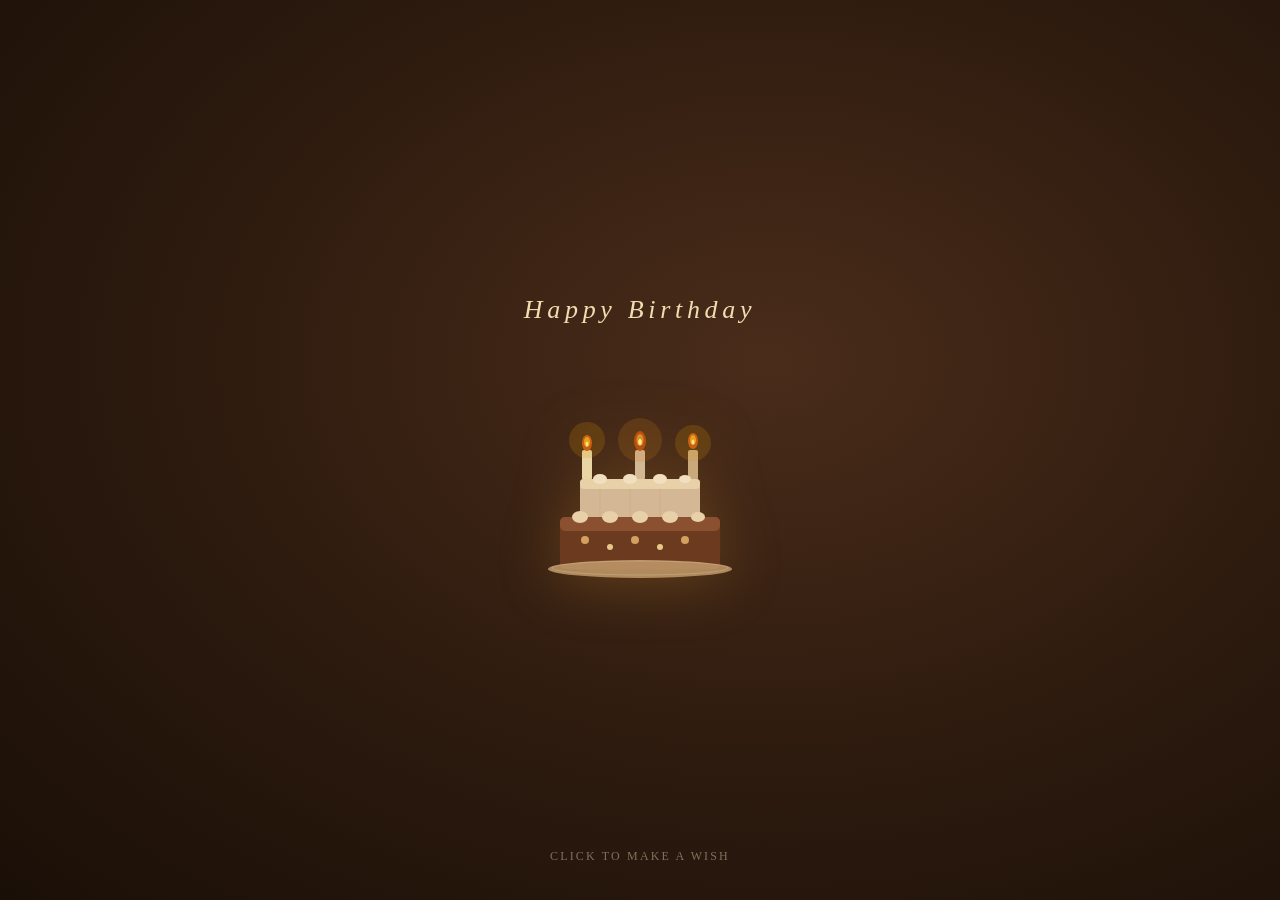
<file: index.html>
<!DOCTYPE html>
<html lang="ko">
<head>
  <meta charset="UTF-8" />
  <meta name="viewport" content="width=device-width, initial-scale=1.0"/>
  <title>Intro</title>
  <link rel="stylesheet" href="css/intro.css" />
</head>
<body>
  <div id="particles"></div>

  <div id="scene">
    <div id="title-text">Happy Birthday</div>

    <svg id="cake-svg" width="240" height="220" viewBox="0 0 240 220">
      <!-- 초 (크림색/아이보리) -->
      <rect x="62"  y="65" width="10" height="30" rx="2" fill="#e8d5a3"/>
      <rect x="115" y="65" width="10" height="30" rx="2" fill="#d4b896"/>
      <rect x="168" y="65" width="10" height="30" rx="2" fill="#c9a87c"/>

      <!-- 빛 (따뜻한 황금빛) -->
      <circle class="glow-ring" cx="67"  cy="55" r="18" fill="#d4900a" opacity="0.2"/>
      <circle class="glow-ring" cx="120" cy="55" r="22" fill="#c87820" opacity="0.2" style="animation-delay:0.3s"/>
      <circle class="glow-ring" cx="173" cy="58" r="18" fill="#d4900a" opacity="0.2" style="animation-delay:0.15s"/>

      <!-- 불꽃 (황금 계열) -->
      <g id="flame1" class="flame-group">
        <ellipse cx="67" cy="58" rx="5"   ry="8"   fill="#c86010"/>
        <ellipse cx="67" cy="57" rx="3"   ry="5"   fill="#e8a020"/>
        <ellipse cx="67" cy="59" rx="1.5" ry="2.5" fill="#fde080"/>
      </g>
      <g id="flame2" class="flame-group">
        <ellipse cx="120" cy="56" rx="6"   ry="10" fill="#b85010"/>
        <ellipse cx="120" cy="55" rx="3.5" ry="6"  fill="#d89020"/>
        <ellipse cx="120" cy="57" rx="1.8" ry="3"  fill="#fde898"/>
      </g>
      <g id="flame3" class="flame-group">
        <ellipse cx="173" cy="56" rx="5"   ry="8"   fill="#c86010"/>
        <ellipse cx="173" cy="55" rx="3"   ry="5"   fill="#e8a020"/>
        <ellipse cx="173" cy="57" rx="1.5" ry="2.5" fill="#fde080"/>
      </g>

      <!-- 연기 -->
      <g id="smoke-g">
        <circle class="smoke-puff" cx="67"  cy="58" r="5" fill="#c8b090" style="animation-delay:0s"/>
        <circle class="smoke-puff" cx="120" cy="44" r="6" fill="#b89878" style="animation-delay:0.08s"/>
        <circle class="smoke-puff" cx="173" cy="56" r="5" fill="#c8b090" style="animation-delay:0.04s"/>
      </g>

      <!-- 위 tier (크림 베이지) -->
      <rect x="60" y="94"  width="120" height="38" rx="4" fill="#d4b896"/>
      <rect x="60" y="94"  width="120" height="10" rx="4" fill="#e8d0a8"/>
      <ellipse cx="80"  cy="94" rx="7" ry="5" fill="#f0e0c0"/>
      <ellipse cx="110" cy="94" rx="7" ry="5" fill="#f0e0c0"/>
      <ellipse cx="140" cy="94" rx="7" ry="5" fill="#f0e0c0"/>
      <ellipse cx="165" cy="94" rx="6" ry="4" fill="#f0e0c0"/>
      <line x1="80"  y1="104" x2="80"  y2="132" stroke="#c8a070" stroke-width="1" opacity="0.4"/>
      <line x1="110" y1="104" x2="110" y2="132" stroke="#c8a070" stroke-width="1" opacity="0.4"/>
      <line x1="140" y1="104" x2="140" y2="132" stroke="#c8a070" stroke-width="1" opacity="0.4"/>

      <!-- 아래 tier (초콜릿 브라운) -->
      <rect x="40" y="132" width="160" height="52" rx="5" fill="#6b3a1f" />
      <rect x="40" y="132" width="160" height="14" rx="5" fill="#8b5030" />
      <ellipse cx="60"  cy="132" rx="8" ry="6" fill="#e8d0a8"/>
      <ellipse cx="90"  cy="132" rx="8" ry="6" fill="#e8d0a8"/>
      <ellipse cx="120" cy="132" rx="8" ry="6" fill="#e8d0a8"/>
      <ellipse cx="150" cy="132" rx="8" ry="6" fill="#e8d0a8"/>
      <ellipse cx="178" cy="132" rx="7" ry="5" fill="#e8d0a8"/>
      <circle cx="65"  cy="155" r="4" fill="#d4a060"/>
      <circle cx="90"  cy="162" r="3" fill="#e8c888"/>
      <circle cx="115" cy="155" r="4" fill="#d4a060"/>
      <circle cx="140" cy="162" r="3" fill="#e8c888"/>
      <circle cx="165" cy="155" r="4" fill="#d4a060"/>

      <!-- 접시 -->
      <ellipse cx="120" cy="184" rx="92" ry="9" fill="#c8a070" opacity="0.8"/>
      <ellipse cx="120" cy="183" rx="88" ry="7" fill="none" stroke="#f0e0c0" stroke-width="1" opacity="0.25"/>
    </svg>
  </div>

  <div class="hint">click to make a wish</div>
  <div id="redirect-msg">
    ✦ 소원이 이루어지길 ✦<br>
    <span>잠시 후 이동합니다</span>
  </div>

  <script src="js/intro.js"></script>
</body>
</html>
</file>
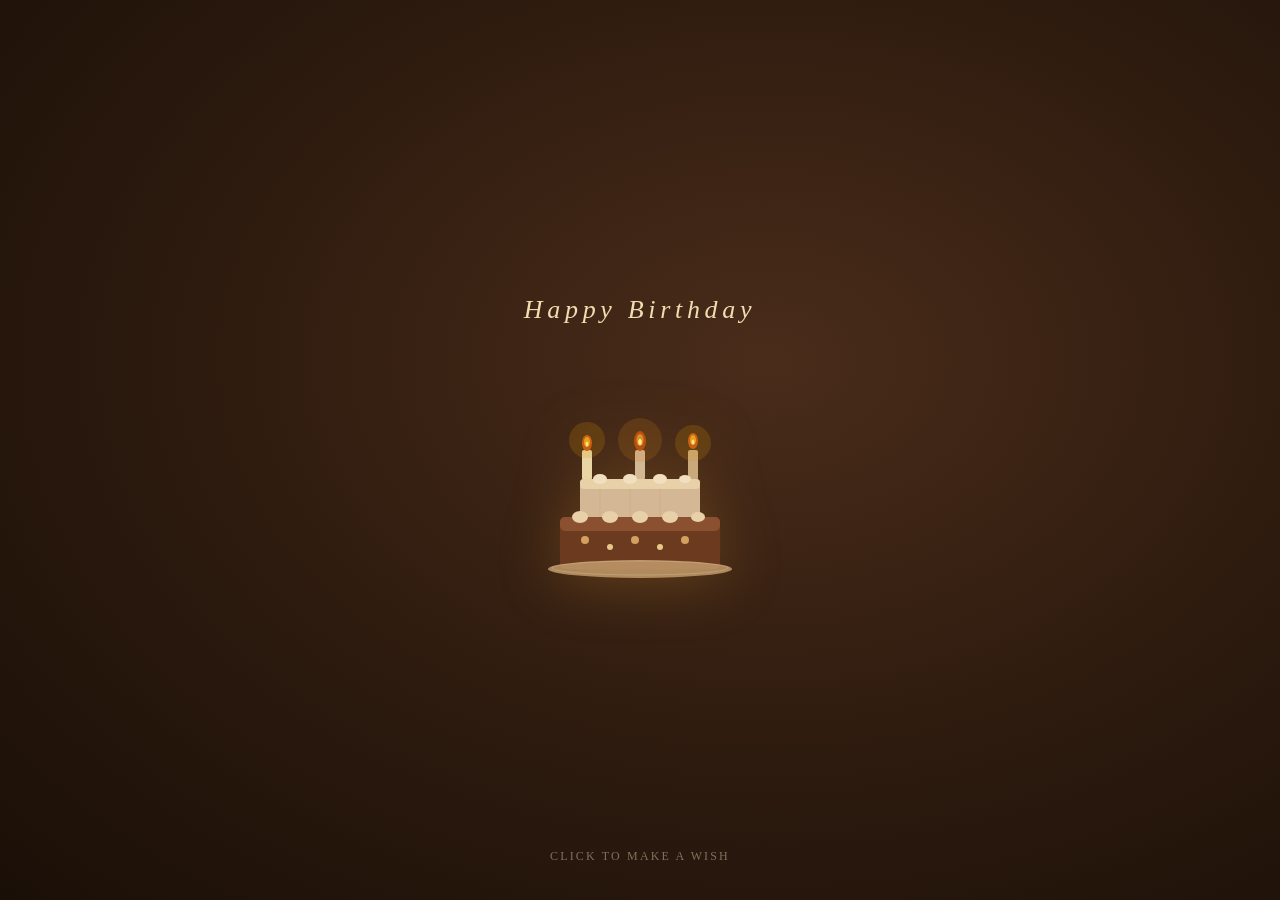
<file: html/index.html>
<!DOCTYPE html>
<html lang="ko">
<head>
  <meta charset="UTF-8" />
  <meta name="viewport" content="width=device-width, initial-scale=1.0"/>
  <title>Intro</title>
  <link rel="stylesheet" href="../css/intro.css" />
</head>
<body>
  <div id="particles"></div>

  <div id="scene">
    <div id="title-text">Happy Birthday</div>

    <svg id="cake-svg" width="240" height="220" viewBox="0 0 240 220">
      <!-- 초 (크림색/아이보리) -->
      <rect x="62"  y="65" width="10" height="30" rx="2" fill="#e8d5a3"/>
      <rect x="115" y="65" width="10" height="30" rx="2" fill="#d4b896"/>
      <rect x="168" y="65" width="10" height="30" rx="2" fill="#c9a87c"/>

      <!-- 빛 (따뜻한 황금빛) -->
      <circle class="glow-ring" cx="67"  cy="55" r="18" fill="#d4900a" opacity="0.2"/>
      <circle class="glow-ring" cx="120" cy="55" r="22" fill="#c87820" opacity="0.2" style="animation-delay:0.3s"/>
      <circle class="glow-ring" cx="173" cy="58" r="18" fill="#d4900a" opacity="0.2" style="animation-delay:0.15s"/>

      <!-- 불꽃 (황금 계열) -->
      <g id="flame1" class="flame-group">
        <ellipse cx="67" cy="58" rx="5"   ry="8"   fill="#c86010"/>
        <ellipse cx="67" cy="57" rx="3"   ry="5"   fill="#e8a020"/>
        <ellipse cx="67" cy="59" rx="1.5" ry="2.5" fill="#fde080"/>
      </g>
      <g id="flame2" class="flame-group">
        <ellipse cx="120" cy="56" rx="6"   ry="10" fill="#b85010"/>
        <ellipse cx="120" cy="55" rx="3.5" ry="6"  fill="#d89020"/>
        <ellipse cx="120" cy="57" rx="1.8" ry="3"  fill="#fde898"/>
      </g>
      <g id="flame3" class="flame-group">
        <ellipse cx="173" cy="56" rx="5"   ry="8"   fill="#c86010"/>
        <ellipse cx="173" cy="55" rx="3"   ry="5"   fill="#e8a020"/>
        <ellipse cx="173" cy="57" rx="1.5" ry="2.5" fill="#fde080"/>
      </g>

      <!-- 연기 -->
      <g id="smoke-g">
        <circle class="smoke-puff" cx="67"  cy="58" r="5" fill="#c8b090" style="animation-delay:0s"/>
        <circle class="smoke-puff" cx="120" cy="44" r="6" fill="#b89878" style="animation-delay:0.08s"/>
        <circle class="smoke-puff" cx="173" cy="56" r="5" fill="#c8b090" style="animation-delay:0.04s"/>
      </g>

      <!-- 위 tier (크림 베이지) -->
      <rect x="60" y="94"  width="120" height="38" rx="4" fill="#d4b896"/>
      <rect x="60" y="94"  width="120" height="10" rx="4" fill="#e8d0a8"/>
      <ellipse cx="80"  cy="94" rx="7" ry="5" fill="#f0e0c0"/>
      <ellipse cx="110" cy="94" rx="7" ry="5" fill="#f0e0c0"/>
      <ellipse cx="140" cy="94" rx="7" ry="5" fill="#f0e0c0"/>
      <ellipse cx="165" cy="94" rx="6" ry="4" fill="#f0e0c0"/>
      <line x1="80"  y1="104" x2="80"  y2="132" stroke="#c8a070" stroke-width="1" opacity="0.4"/>
      <line x1="110" y1="104" x2="110" y2="132" stroke="#c8a070" stroke-width="1" opacity="0.4"/>
      <line x1="140" y1="104" x2="140" y2="132" stroke="#c8a070" stroke-width="1" opacity="0.4"/>

      <!-- 아래 tier (초콜릿 브라운) -->
      <rect x="40" y="132" width="160" height="52" rx="5" fill="#6b3a1f" />
      <rect x="40" y="132" width="160" height="14" rx="5" fill="#8b5030" />
      <ellipse cx="60"  cy="132" rx="8" ry="6" fill="#e8d0a8"/>
      <ellipse cx="90"  cy="132" rx="8" ry="6" fill="#e8d0a8"/>
      <ellipse cx="120" cy="132" rx="8" ry="6" fill="#e8d0a8"/>
      <ellipse cx="150" cy="132" rx="8" ry="6" fill="#e8d0a8"/>
      <ellipse cx="178" cy="132" rx="7" ry="5" fill="#e8d0a8"/>
      <circle cx="65"  cy="155" r="4" fill="#d4a060"/>
      <circle cx="90"  cy="162" r="3" fill="#e8c888"/>
      <circle cx="115" cy="155" r="4" fill="#d4a060"/>
      <circle cx="140" cy="162" r="3" fill="#e8c888"/>
      <circle cx="165" cy="155" r="4" fill="#d4a060"/>

      <!-- 접시 -->
      <ellipse cx="120" cy="184" rx="92" ry="9" fill="#c8a070" opacity="0.8"/>
      <ellipse cx="120" cy="183" rx="88" ry="7" fill="none" stroke="#f0e0c0" stroke-width="1" opacity="0.25"/>
    </svg>
  </div>

  <div class="hint">click to make a wish</div>
  <div id="redirect-msg">
    ✦ 소원이 이루어지길 ✦<br>
    <span>잠시 후 이동합니다</span>
  </div>

  <script src="../js/intro.js"></script>
</body>
</html>
</file>
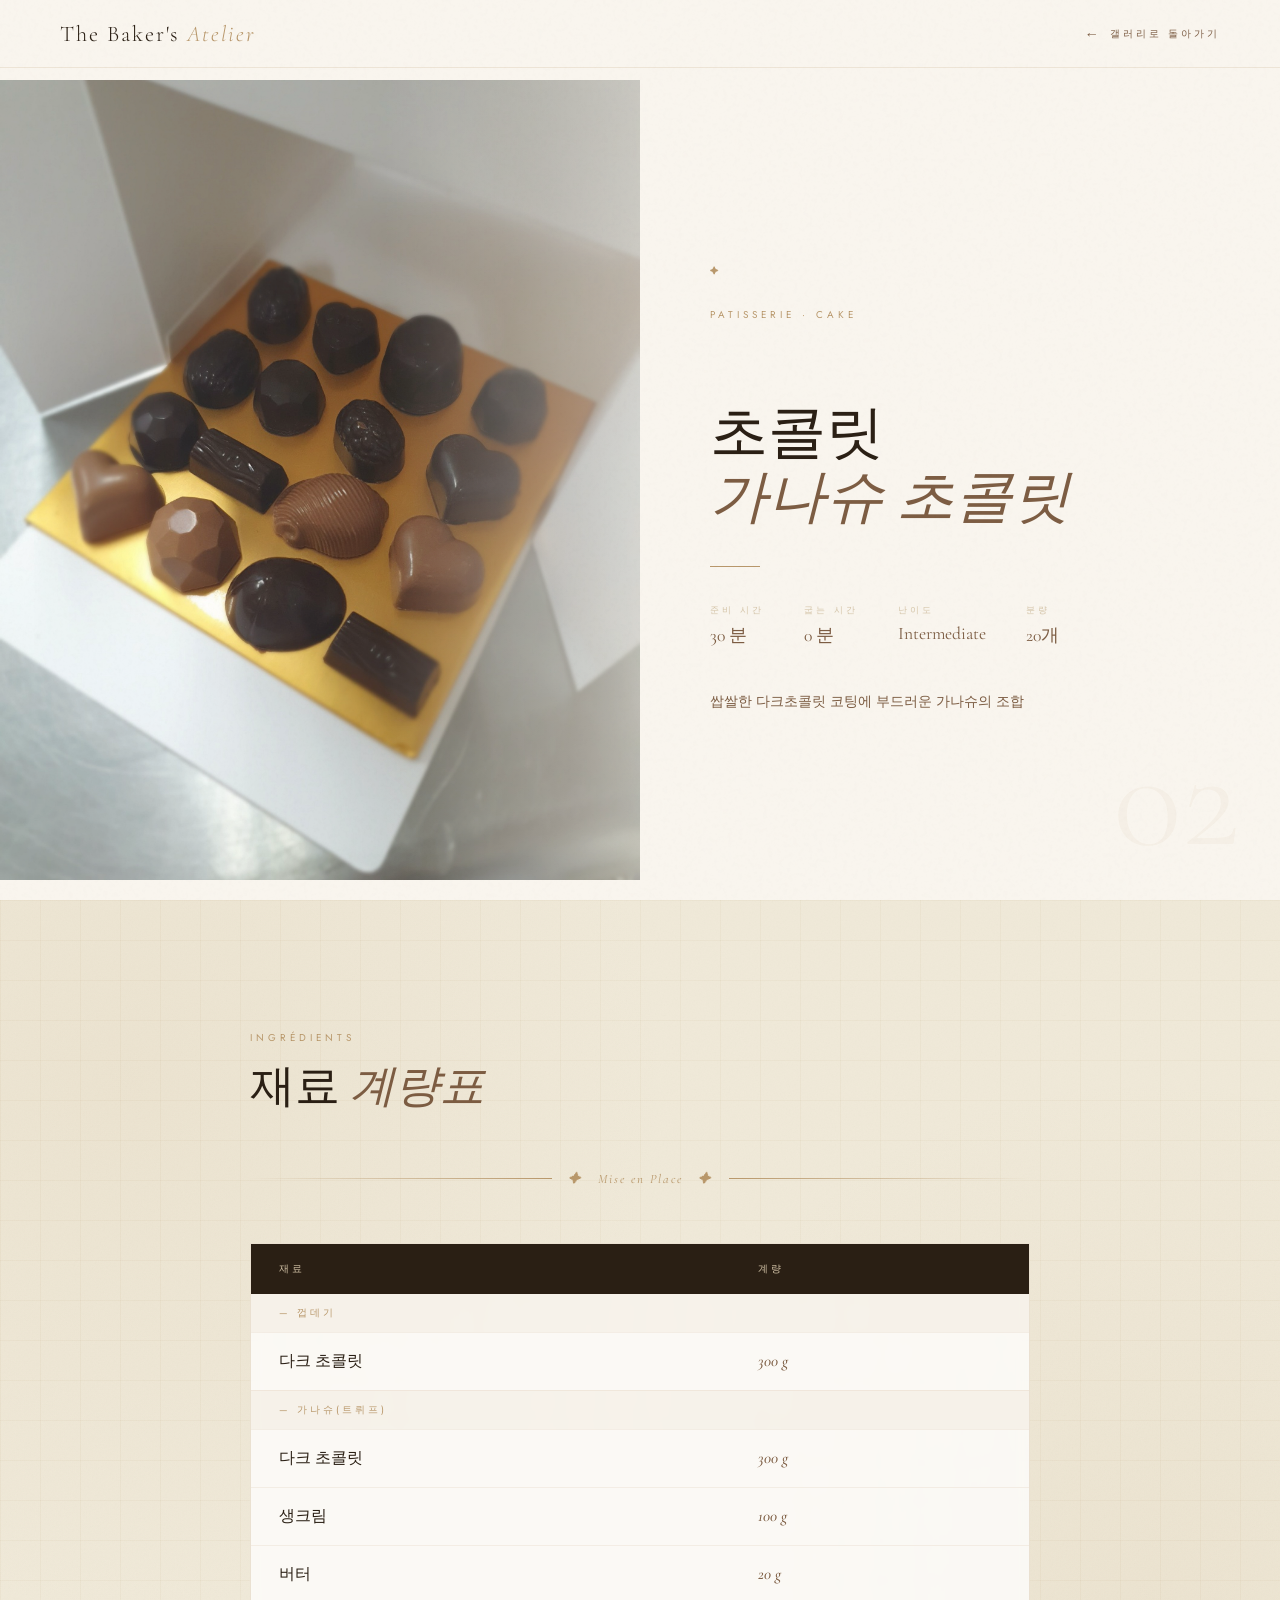
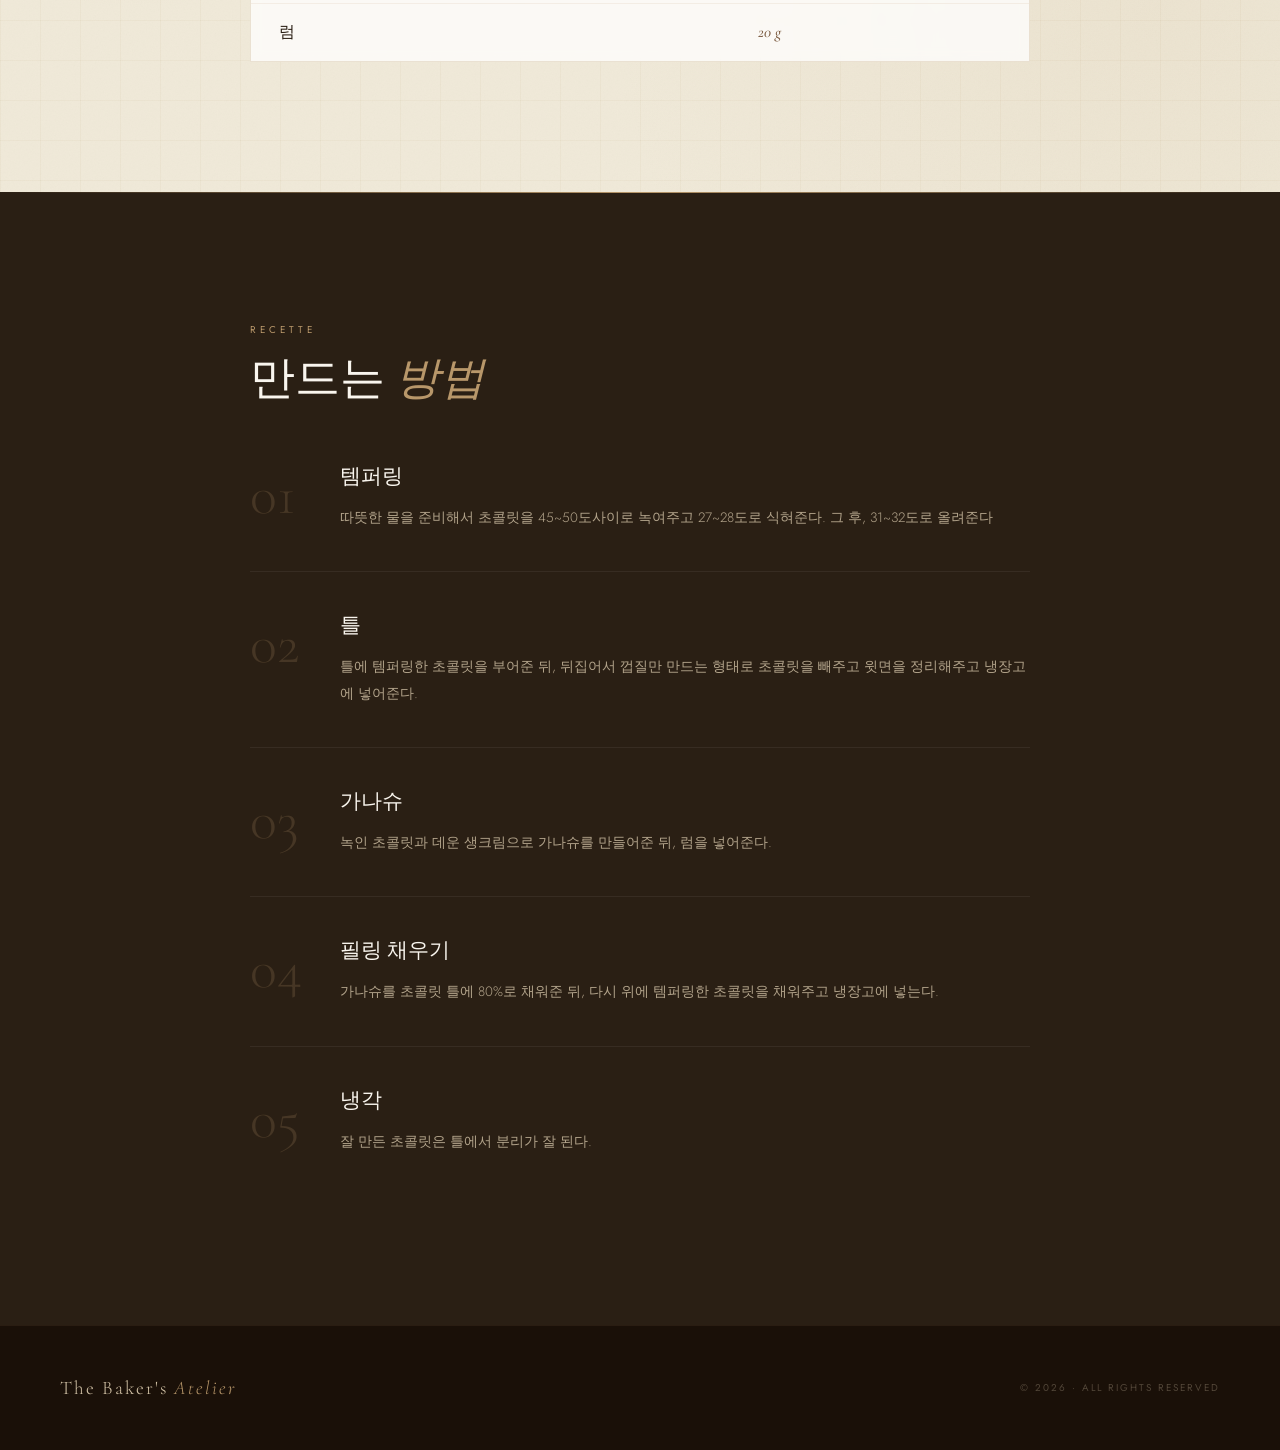
<file: html/chocolate.html>
<!doctype html>
<html lang="ko">
  <head>
    <meta charset="UTF-8" />
    <meta name="viewport" content="width=device-width, initial-scale=1.0" />
    <title>가나슈 초콜릿 레이어 케이크 | The Baker's Atelier</title>
    <link
      href="https://fonts.googleapis.com/css2?family=Cormorant+Garamond:ital,wght@0,300;0,400;0,600;1,300;1,400&family=Jost:wght@200;300;400;500&display=swap"
      rel="stylesheet"
    />
    <link rel="stylesheet" href="../css/recipe.css" />
  </head>
  <body>
    <header>
      <a href="../html/main.html" class="logo"
        >The Baker's <span>Atelier</span></a
      >
      <a href="../html/main.html" class="back-link">갤러리로 돌아가기</a>
    </header>

    <!-- HERO -->
    <section class="recipe-hero">
      <div class="hero-img">
        <!-- ✏️ 이미지 교체: src 부분을 본인 사진 경로로 변경하세요 -->
        <img src="../img/chocolate.jpg" alt="가나슈 초콜릿" />
      </div>
      <div class="hero-info">
        <span class="recipe-category">Patisserie · Cake</span>
        <h1 class="recipe-title">
          <br />초콜릿<br /><em>
          <em>가나슈 초콜릿</em></h1>
          </em>
        </h1>
        <div class="hero-divider"></div>
        <div class="recipe-meta">
          <div class="meta-item">
            <span class="meta-label">준비 시간</span>
            <span class="meta-value">30 분</span>
          </div>
          <div class="meta-item">
            <span class="meta-label">굽는 시간</span>
            <span class="meta-value">0 분</span>
          </div>
          <div class="meta-item">
            <span class="meta-label">난이도</span>
            <span class="meta-value">Intermediate</span>
          </div>
          <div class="meta-item">
            <span class="meta-label">분량</span>
            <span class="meta-value">20개</span>
          </div>
        </div>
        <p class="recipe-intro">
          쌉쌀한 다크초콜릿 코팅에 부드러운 가나슈의 조합
        </p>
        <div class="hero-deco">02</div>
      </div>
    </section>

    <!-- INGREDIENTS -->
    <section class="ingredients-section">
      <div class="ingredients-inner">
        <span class="section-eyebrow reveal">Ingrédients</span>
        <h2 class="section-title reveal">재료 <em>계량표</em></h2>
        <div class="deco-sprig reveal">
          <span>✦ &nbsp; Mise en Place &nbsp; ✦</span>
        </div>
        <div class="ingredients-table-wrap reveal">
          <table>
            <thead>
              <tr>
                <th style="width: 40%">재료</th>
                <th style="width: 25%">계량</th>
              </tr>
            </thead>
            <tbody>
              <tr class="group-header">
                <td colspan="3">— 껍데기</td>
              </tr>
              <tr>
                <td class="ing-name">다크 초콜릿</td>
                <td class="ing-amount">300 g</td>
              </tr>
             <tr class="group-header">
                <td colspan="3">— 가나슈(트뤼프)</td>
              </tr>
              <tr>
                <td class="ing-name">다크 초콜릿</td>
                <td class="ing-amount">300 g</td>
              </tr>
               <tr>
                <td class="ing-name">생크림</td>
                <td class="ing-amount">100 g</td>
              </tr>
               <tr>
                <td class="ing-name">버터</td>
                <td class="ing-amount">20 g</td>
              </tr>
               <tr>
                <td class="ing-name">럼</td>
                <td class="ing-amount">20 g</td>
              </tr>
            </tbody>
          </table>
        </div>
      </div>
    </section>

    <!-- RECIPE STEPS -->
    <section class="recipe-section">
      <div class="recipe-inner">
        <span class="section-eyebrow reveal">Recette</span>
        <h2 class="section-title reveal">만드는 <em>방법</em></h2>
        <ol class="steps-list">
          <li class="step-item reveal">
            <span class="step-num">01</span>
            <div class="step-content">
              <h3 class="step-title">템퍼링</h3>
              <p class="step-desc">
                따뜻한 물을 준비해서 초콜릿을 45~50도사이로 녹여주고 27~28도로 식혀준다. 그 후, 31~32도로 올려준다
              </p>
            </div>
          </li>

          <li class="step-item reveal">
            <span class="step-num">02</span>
            <div class="step-content">
              <h3 class="step-title">틀</h3>
              <p class="step-desc">
                틀에 템퍼링한 초콜릿을 부어준 뒤, 뒤집어서 껍질만 만드는 형태로 초콜릿을 빼주고 윗면을 정리해주고 냉장고에 넣어준다.
              </p>
            </div>
          </li>

          <li class="step-item reveal">
            <span class="step-num">03</span>
            <div class="step-content">
              <h3 class="step-title">가나슈</h3>
              <p class="step-desc">
                녹인 초콜릿과 데운 생크림으로 가나슈를 만들어준 뒤, 럼을 넣어준다.
              </p>
            </div>
          </li>

          <li class="step-item reveal">
            <span class="step-num">04</span>
            <div class="step-content">
              <h3 class="step-title">필링 채우기</h3>
              <p class="step-desc">
                가나슈를 초콜릿 틀에 80%로 채워준 뒤, 다시 위에 템퍼링한 초콜릿을 채워주고 냉장고에 넣는다.
              </p>
            </div>
          </li>
          <li class="step-item reveal">
            <span class="step-num">05</span>
            <div class="step-content">
              <h3 class="step-title">냉각</h3>
              <p class="step-desc">
                잘 만든 초콜릿은 틀에서 분리가 잘 된다.
              </p>
            </div>
          </li>
          
        </ol>
      </div>
    </section>

    <footer>
      <div class="footer-logo">The Baker's <span>Atelier</span></div>
      <p class="footer-copy">&copy; 2026 · All Rights Reserved</p>
    </footer>

    <script>
      const obs = new IntersectionObserver(
        (entries) => {
          entries.forEach((e) => {
            if (e.isIntersecting) {
              e.target.classList.add("visible");
              obs.unobserve(e.target);
            }
          });
        },
        { threshold: 0.1 },
      );
      document.querySelectorAll(".reveal").forEach((el) => obs.observe(el));
    </script>
  </body>
</html>
</file>
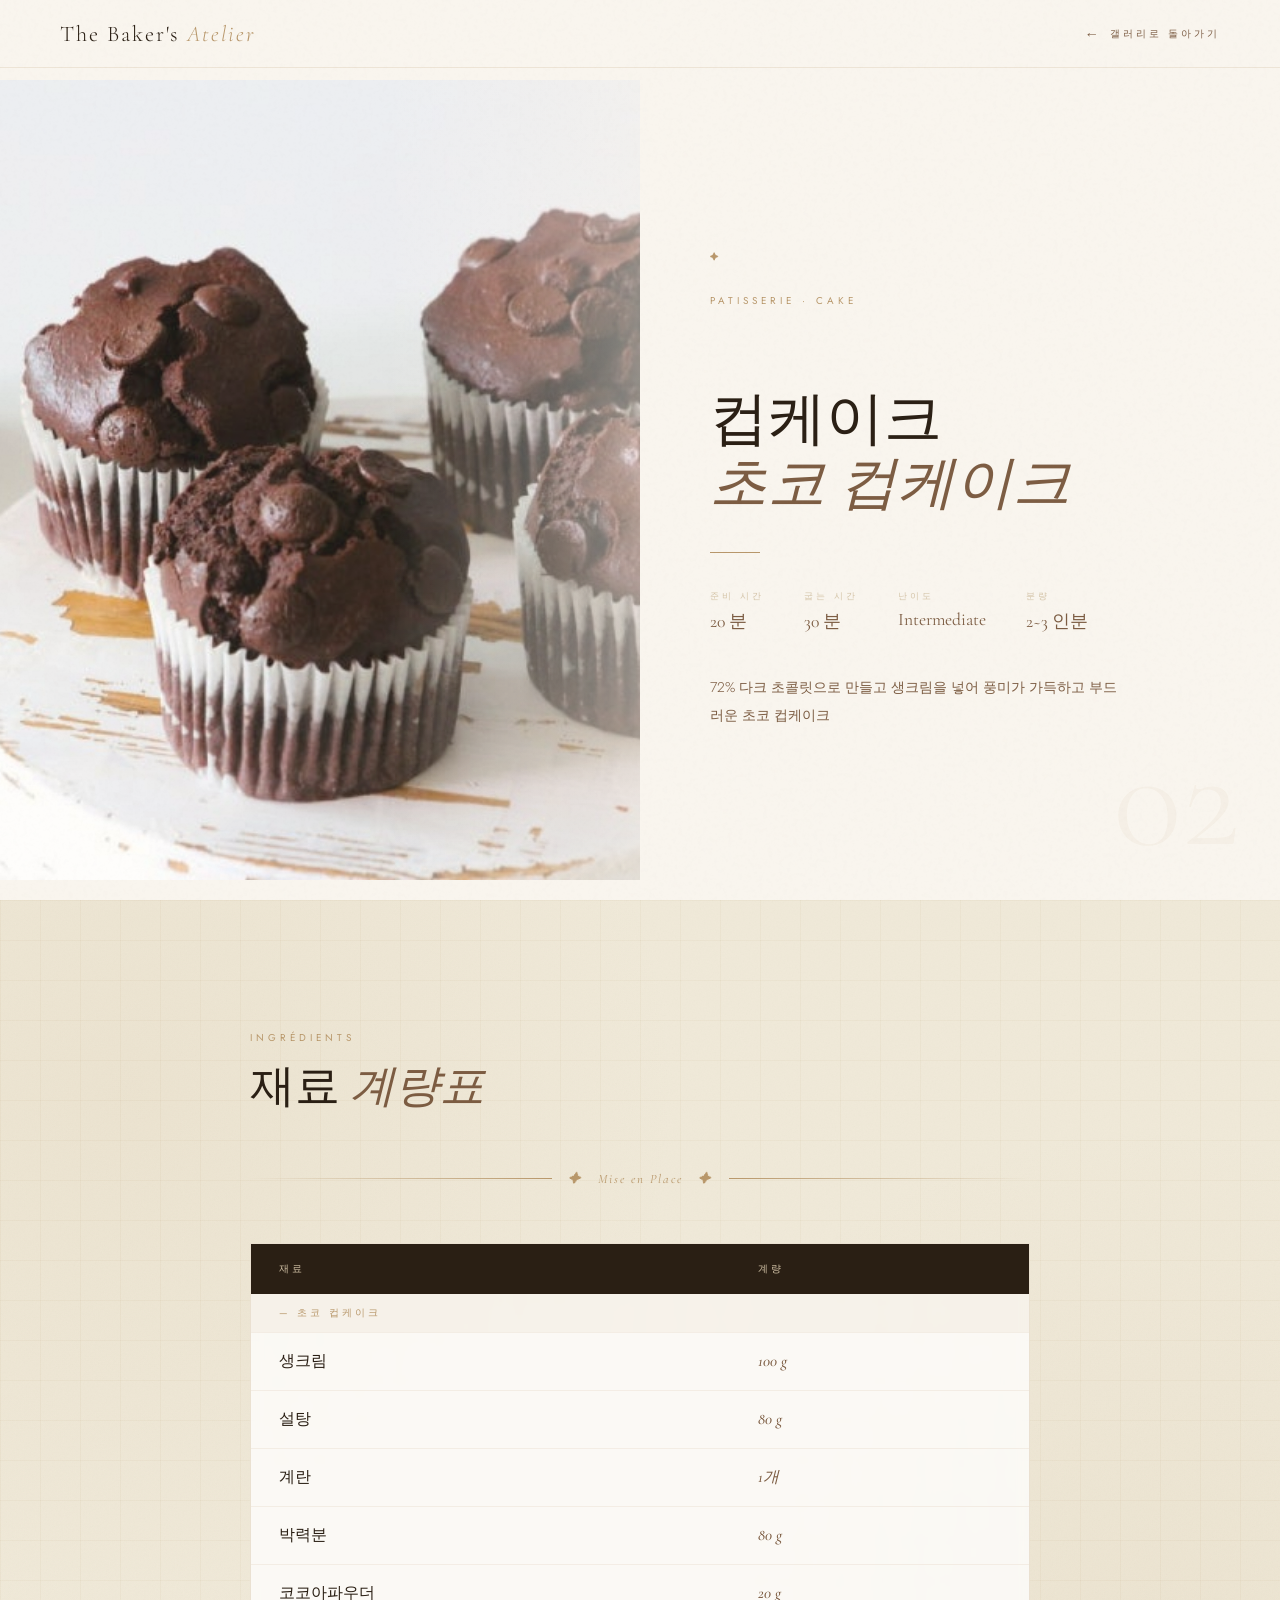
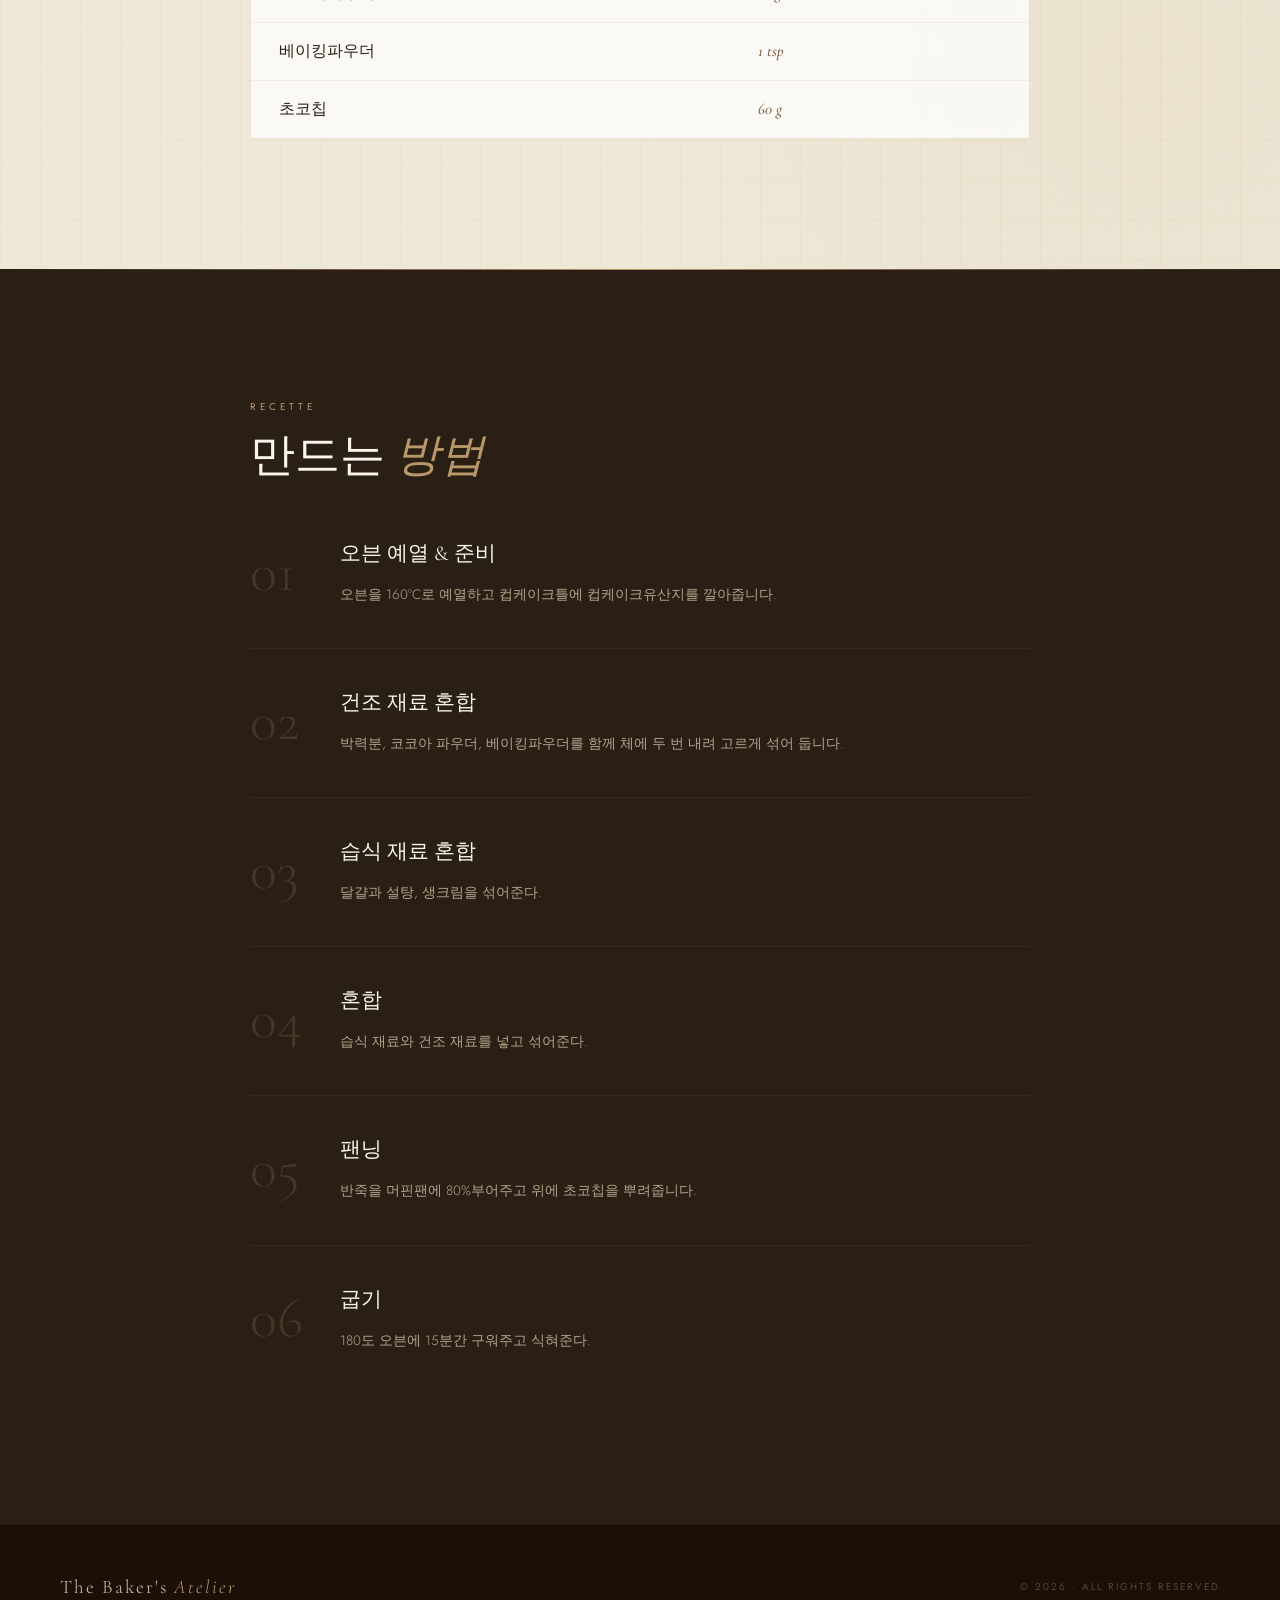
<file: html/chocomuffin.html>
<!DOCTYPE html>
<html lang="ko">
<head>
  <meta charset="UTF-8"/>
  <meta name="viewport" content="width=device-width, initial-scale=1.0"/>
    <title>The Baker's Atelier | 나의 제과제빵 기록</title>
  <link href="https://fonts.googleapis.com/css2?family=Cormorant+Garamond:ital,wght@0,300;0,400;0,600;1,300;1,400&family=Jost:wght@200;300;400;500&display=swap" rel="stylesheet">
  <link rel="stylesheet" href="../css/recipe.css">
</head>
<body>

  <header>
    <a href="../html/main.html" class="logo">The Baker's <span>Atelier</span></a>
    <a href="../html/main.html" class="back-link">갤러리로 돌아가기</a>
  </header>

  <!-- HERO -->
  <section class="recipe-hero">
    <div class="hero-img">
      <img src="../img/chocolatemuffin.jpg" alt="초콜릿 머핀">
    </div>
    <div class="hero-info">
      <span class="recipe-category">Patisserie · Cake</span>
      <h1 class="recipe-title"><br>컵케이크<br><em>초코 컵케이크</em></h1>
      <div class="hero-divider"></div>
      <div class="recipe-meta">
        <div class="meta-item">
          <span class="meta-label">준비 시간</span>
          <span class="meta-value">20 분</span>
        </div>
        <div class="meta-item">
          <span class="meta-label">굽는 시간</span>
          <span class="meta-value">30 분</span>
        </div>
        <div class="meta-item">
          <span class="meta-label">난이도</span>
          <span class="meta-value">Intermediate</span>
        </div>
        <div class="meta-item">
          <span class="meta-label">분량</span>
          <span class="meta-value">2~3 인분</span>
        </div>
      </div>
      <p class="recipe-intro">
        72% 다크 초콜릿으로 만들고 생크림을 넣어 풍미가 가득하고 부드러운 초코 컵케이크
      </p>
      <div class="hero-deco">02</div>
    </div>
  </section>

  <!-- INGREDIENTS -->
  <section class="ingredients-section">
    <div class="ingredients-inner">
      <span class="section-eyebrow reveal">Ingrédients</span>
      <h2 class="section-title reveal">재료 <em>계량표</em></h2>
      <div class="deco-sprig reveal"><span>✦ &nbsp; Mise en Place &nbsp; ✦</span></div>
      <div class="ingredients-table-wrap reveal">
        <table>
          <thead>
            <tr>
              <th style="width:40%">재료</th>
              <th style="width:25%">계량</th>
            </tr>
          </thead>
          <tbody>
            <tr class="group-header"><td colspan="3">— 초코 컵케이크</td></tr>
            <tr><td class="ing-name">생크림</td><td class="ing-amount">100 g</td>
            <tr><td class="ing-name">설탕</td><td class="ing-amount">80 g</td></tr>
            <tr><td class="ing-name">계란</td><td class="ing-amount">1개</td></tr>
            <tr><td class="ing-name">박력분</td><td class="ing-amount">80 g</td></tr>
            <tr><td class="ing-name">코코아파우더</td><td class="ing-amount">20 g</td></tr>
            <tr><td class="ing-name">베이킹파우더</td><td class="ing-amount">1 tsp</td></tr>
            <tr><td class="ing-name">초코칩</td><td class="ing-amount">60 g</td></tr>
          </tbody>
        </table>
      </div>
    </div>
  </section>

  <!-- RECIPE STEPS -->
  <section class="recipe-section">
    <div class="recipe-inner">
      <span class="section-eyebrow reveal">Recette</span>
      <h2 class="section-title reveal">만드는 <em>방법</em></h2>
      <ol class="steps-list">

        <li class="step-item reveal">
          <span class="step-num">01</span>
          <div class="step-content">
            <h3 class="step-title">오븐 예열 & 준비</h3>
            <p class="step-desc">오븐을 160°C로 예열하고 컵케이크틀에 컵케이크유산지를 깔아줍니다.</p>
          </div>
        </li>

        <li class="step-item reveal">
          <span class="step-num">02</span>
          <div class="step-content">
            <h3 class="step-title">건조 재료 혼합</h3>
            <p class="step-desc">박력분, 코코아 파우더, 베이킹파우더를 함께 체에 두 번 내려 고르게 섞어 둡니다.</p>
          </div>
        </li>

        <li class="step-item reveal">
          <span class="step-num">03</span>
          <div class="step-content">
            <h3 class="step-title">습식 재료 혼합</h3>
            <p class="step-desc">달걀과 설탕, 생크림을 섞어준다. </p>
            
          </div>
        </li>

        <li class="step-item reveal">
          <span class="step-num">04</span>
          <div class="step-content">
            <h3 class="step-title">혼합</h3>
            <p class="step-desc">습식 재료와 건조 재료를 넣고 섞어준다.</p>
          </div>
        </li>

        <li class="step-item reveal">
          <span class="step-num">05</span>
          <div class="step-content">
            <h3 class="step-title">팬닝</h3>
            <p class="step-desc">반죽을 머핀팬에 80%부어주고 위에 초코칩을 뿌려줍니다.</p>
          </div>
        </li>

        <li class="step-item reveal">
          <span class="step-num">06</span>
          <div class="step-content">
            <h3 class="step-title">굽기</h3>
            <p class="step-desc">180도 오븐에 15분간 구워주고 식혀준다.</p>
          </div>
        </li>

      </ol>
    </div>
  </section>

  <footer>
    <div class="footer-logo">The Baker's <span>Atelier</span></div>
    <p class="footer-copy">&copy; 2026 · All Rights Reserved</p>
  </footer>

  <script>
    const obs = new IntersectionObserver((entries) => {
      entries.forEach(e => {
        if (e.isIntersecting) { e.target.classList.add('visible'); obs.unobserve(e.target); }
      });
    }, { threshold: 0.1 });
    document.querySelectorAll('.reveal').forEach(el => obs.observe(el));
  </script>

</body>
</html>
</file>
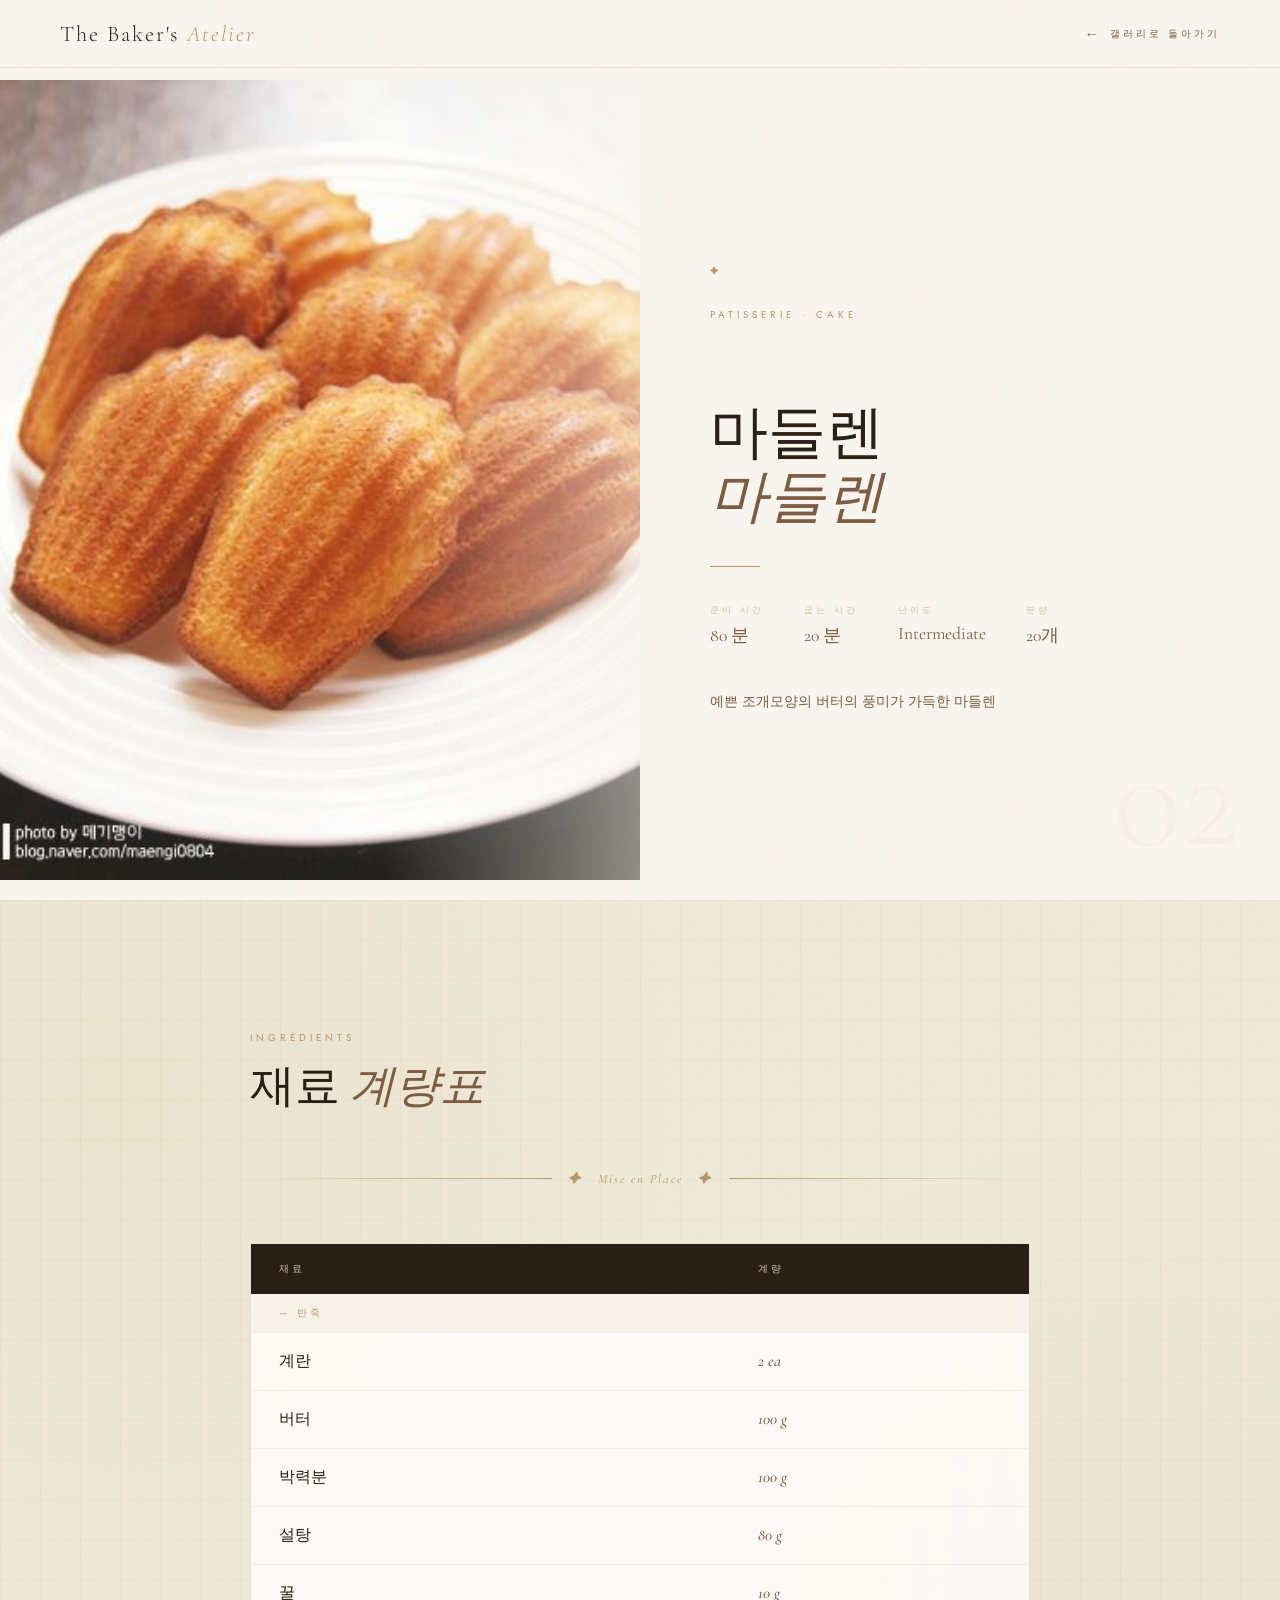
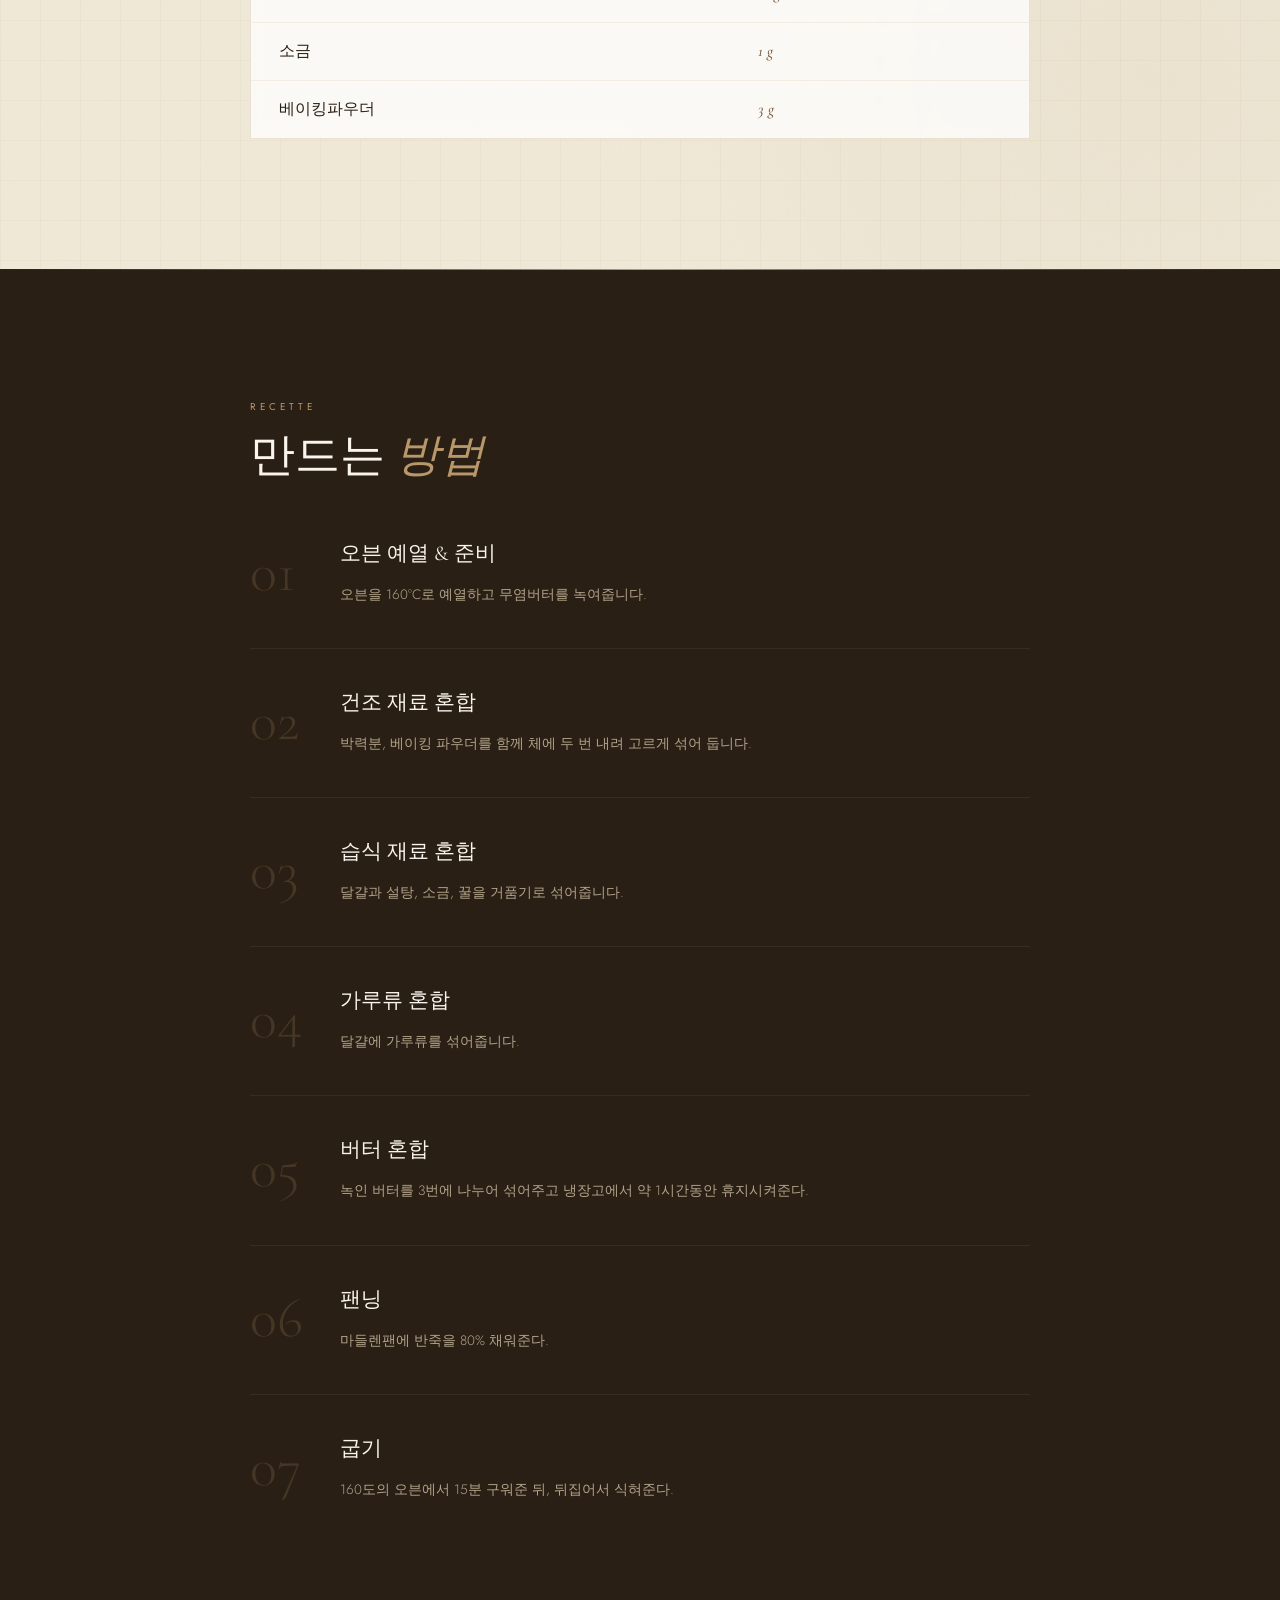
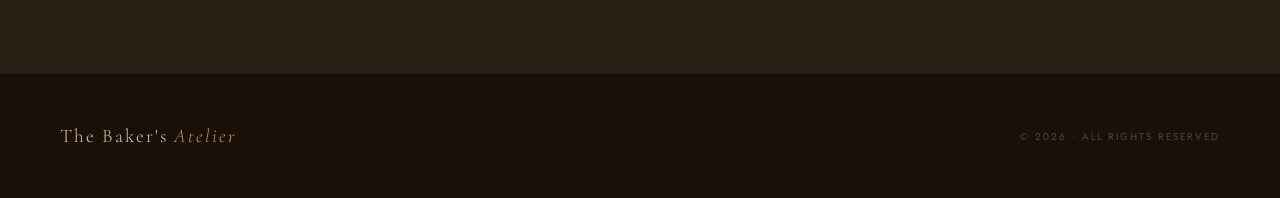
<file: html/madulen.html>
<!doctype html>
<html lang="ko">
  <head>
    <meta charset="UTF-8" />
    <meta name="viewport" content="width=device-width, initial-scale=1.0" />
    <title>가나슈 초콜릿 레이어 케이크 | The Baker's Atelier</title>
    <link
      href="https://fonts.googleapis.com/css2?family=Cormorant+Garamond:ital,wght@0,300;0,400;0,600;1,300;1,400&family=Jost:wght@200;300;400;500&display=swap"
      rel="stylesheet"
    />
    <link rel="stylesheet" href="../css/recipe.css" />
  </head>
  <body>
    <header>
      <a href="../html/main.html" class="logo"
        >The Baker's <span>Atelier</span></a
      >
      <a href="../html/main.html" class="back-link">갤러리로 돌아가기</a>
    </header>

    <!-- HERO -->
    <section class="recipe-hero">
      <div class="hero-img">
        <!-- ✏️ 이미지 교체: src 부분을 본인 사진 경로로 변경하세요 -->
        <img src="../img/madulen.jpg" alt="마들렌" />
      </div>
      <div class="hero-info">
        <span class="recipe-category">Patisserie · Cake</span>
        <h1 class="recipe-title">
          <br />마들렌<br /><em>
          <em>마들렌</em></h1>
          </em>
        </h1>
        <div class="hero-divider"></div>
        <div class="recipe-meta">
          <div class="meta-item">
            <span class="meta-label">준비 시간</span>
            <span class="meta-value">80 분</span>
          </div>
          <div class="meta-item">
            <span class="meta-label">굽는 시간</span>
            <span class="meta-value">20 분</span>
          </div>
          <div class="meta-item">
            <span class="meta-label">난이도</span>
            <span class="meta-value">Intermediate</span>
          </div>
          <div class="meta-item">
            <span class="meta-label">분량</span>
            <span class="meta-value">20개</span>
          </div>
        </div>
        <p class="recipe-intro">
          예쁜 조개모양의 버터의 풍미가 가득한 마들렌
        </p>
        <div class="hero-deco">02</div>
      </div>
    </section>

    <!-- INGREDIENTS -->
    <section class="ingredients-section">
      <div class="ingredients-inner">
        <span class="section-eyebrow reveal">Ingrédients</span>
        <h2 class="section-title reveal">재료 <em>계량표</em></h2>
        <div class="deco-sprig reveal">
          <span>✦ &nbsp; Mise en Place &nbsp; ✦</span>
        </div>
        <div class="ingredients-table-wrap reveal">
          <table>
            <thead>
              <tr>
                <th style="width: 40%">재료</th>
                <th style="width: 25%">계량</th>
              </tr>
            </thead>
            <tbody>
              <tr class="group-header">
                <td colspan="3">— 반죽</td>
              </tr>
              <tr>
                <td class="ing-name">계란</td>
                <td class="ing-amount">2 ea</td>
              </tr>
              <tr>
                <td class="ing-name">버터</td>
                <td class="ing-amount">100 g</td>
              </tr>
               <tr>
                <td class="ing-name">박력분</td>
                <td class="ing-amount">100 g</td>
              </tr>
              <tr>
                <td class="ing-name">설탕</td>
                <td class="ing-amount">80 g</td>
              </tr>
              <tr>
                <td class="ing-name">꿀</td>
                <td class="ing-amount">10 g</td>
              </tr>
              <tr>
                <td class="ing-name">소금</td>
                <td class="ing-amount">1 g</td>
              </tr>
              <tr>
                <td class="ing-name">베이킹파우더</td>
                <td class="ing-amount">3 g</td>
              </tr>
            </tbody>
          </table>
        </div>
      </div>
    </section>

    <!-- RECIPE STEPS -->
    <section class="recipe-section">
      <div class="recipe-inner">
        <span class="section-eyebrow reveal">Recette</span>
        <h2 class="section-title reveal">만드는 <em>방법</em></h2>
        <ol class="steps-list">
          <li class="step-item reveal">
            <span class="step-num">01</span>
            <div class="step-content">
              <h3 class="step-title">오븐 예열 & 준비</h3>
              <p class="step-desc">
                오븐을 160°C로 예열하고 무염버터를 녹여줍니다.
              </p>
            </div>
          </li>

          <li class="step-item reveal">
            <span class="step-num">02</span>
            <div class="step-content">
              <h3 class="step-title">건조 재료 혼합</h3>
              <p class="step-desc">
                박력분, 베이킹 파우더를 함께 체에 두 번 내려 고르게 섞어 둡니다.
              </p>
            </div>
          </li>

          <li class="step-item reveal">
            <span class="step-num">03</span>
            <div class="step-content">
              <h3 class="step-title">습식 재료 혼합</h3>
              <p class="step-desc">
                달걀과 설탕, 소금, 꿀을 거품기로 섞어줍니다.
              </p>
            </div>
          </li>

          <li class="step-item reveal">
            <span class="step-num">04</span>
            <div class="step-content">
              <h3 class="step-title">가루류 혼합</h3>
              <p class="step-desc">
                달걀에 가루류를 섞어줍니다.
              </p>
            </div>
          </li>

          <li class="step-item reveal">
            <span class="step-num">05</span>
            <div class="step-content">
              <h3 class="step-title">버터 혼합</h3>
              <p class="step-desc">
                녹인 버터를 3번에 나누어 섞어주고 냉장고에서 약 1시간동안 휴지시켜준다.
              </p>
            </div>
          </li>

          <li class="step-item reveal">
            <span class="step-num">06</span>
            <div class="step-content">
              <h3 class="step-title">팬닝</h3>
              <p class="step-desc">
                마들렌팬에 반죽을 80% 채워준다.
              </p>
            </div>
          </li>
          <li class="step-item reveal">
            <span class="step-num">07</span>
            <div class="step-content">
              <h3 class="step-title">굽기</h3>
              <p class="step-desc">
                160도의 오븐에서 15분 구워준 뒤, 뒤집어서 식혀준다.
              </p>
            </div>
          </li>
          
        </ol>
      </div>
    </section>

    <footer>
      <div class="footer-logo">The Baker's <span>Atelier</span></div>
      <p class="footer-copy">&copy; 2026 · All Rights Reserved</p>
    </footer>

    <script>
      const obs = new IntersectionObserver(
        (entries) => {
          entries.forEach((e) => {
            if (e.isIntersecting) {
              e.target.classList.add("visible");
              obs.unobserve(e.target);
            }
          });
        },
        { threshold: 0.1 },
      );
      document.querySelectorAll(".reveal").forEach((el) => obs.observe(el));
    </script>
  </body>
</html>
</file>
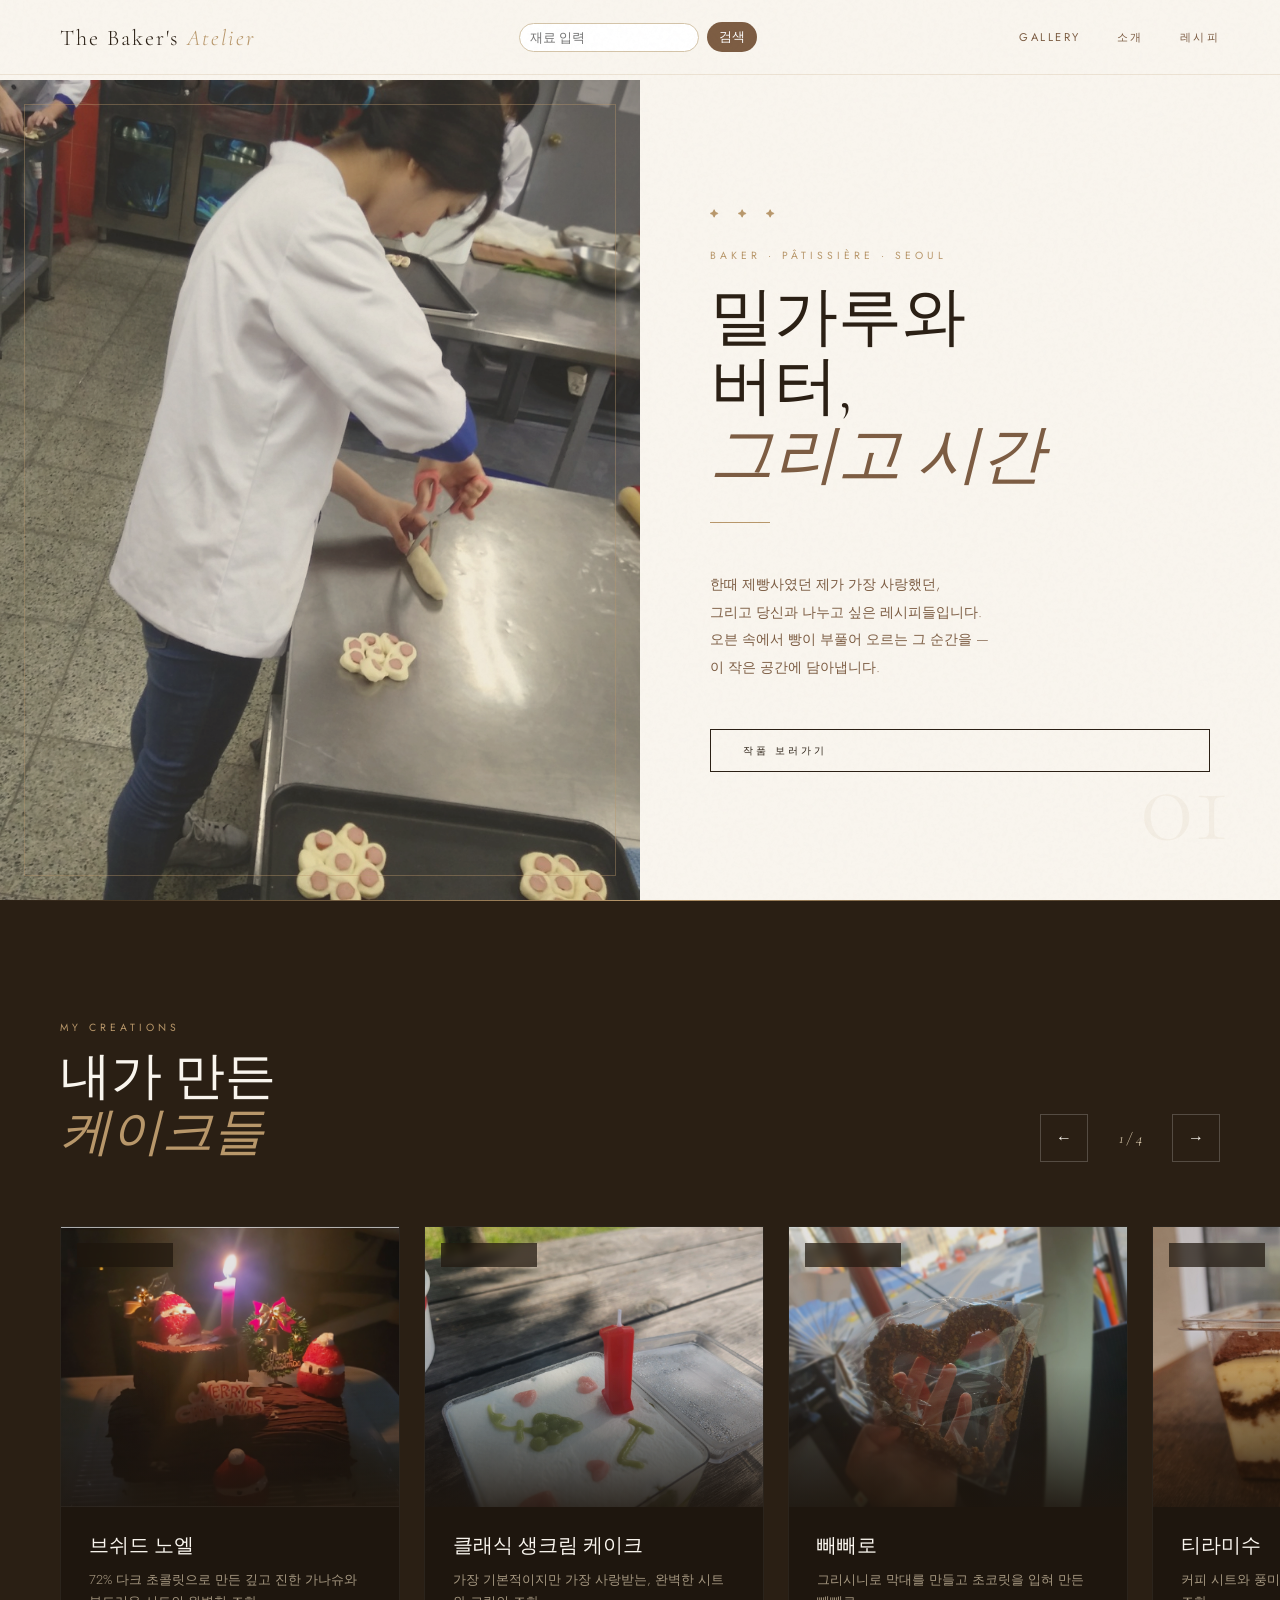
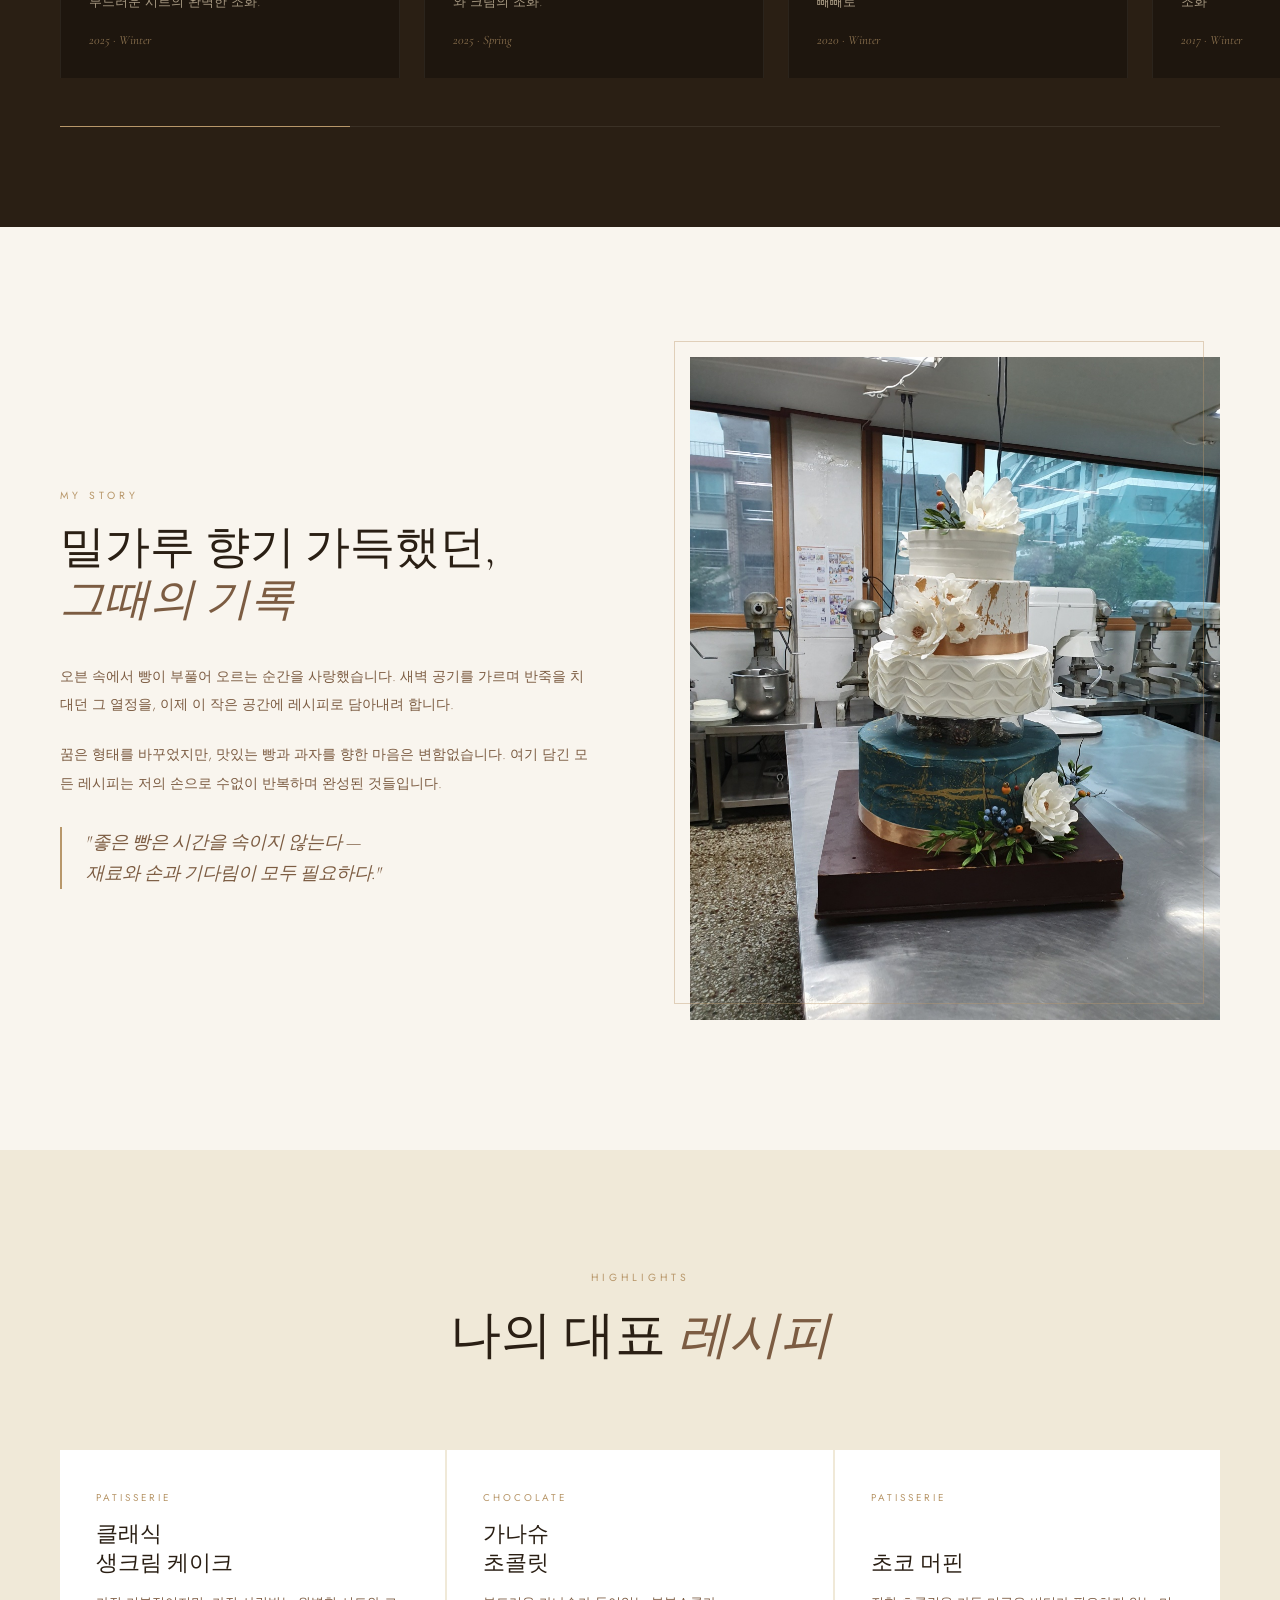
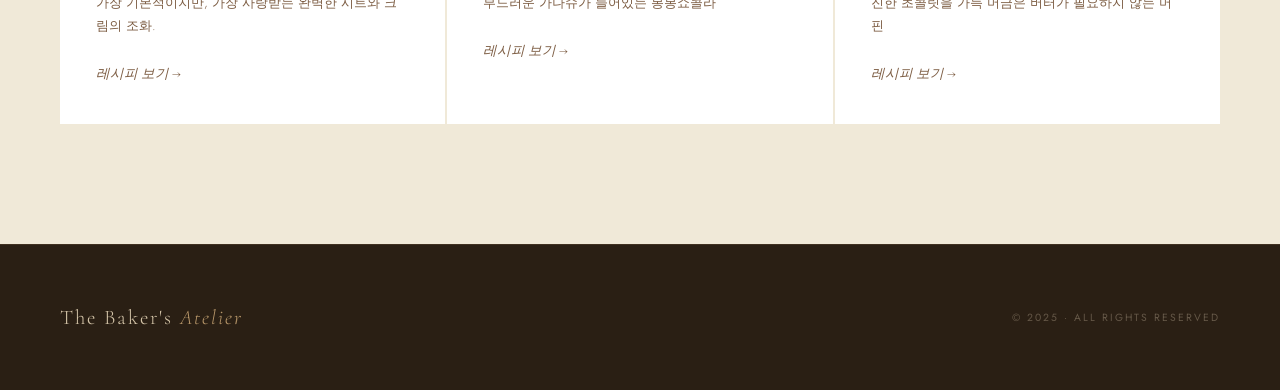
<file: html/main.html>
<!doctype html>
<html lang="ko">
  <head>
    <meta charset="UTF-8" />
    <meta name="viewport" content="width=device-width, initial-scale=1.0" />
    <title>The Baker's Atelier | 나의 제과제빵 기록</title>
    <script src="https://code.jquery.com/jquery-3.6.0.min.js"></script>
    <link
      href="https://fonts.googleapis.com/css2?family=Cormorant+Garamond:ital,wght@0,300;0,400;0,600;1,300;1,400&family=Jost:wght@200;300;400;500&display=swap"
      rel="stylesheet"
    />
    <link rel="stylesheet" href="../css/main.css" />
  </head>

  <body>
    <!-- ─── HEADER ─── -->
    <header>
      <a href="../html/main.html" class="logo"
        >The Baker's <span>Atelier</span></a
      >
      <div class="header-search">
        <input
          type="text"
          id="ingredients"
          placeholder="재료 입력 "
        />
        <button id="searchBtn">검색</button>
      </div>
      <nav>
        <a href="#gallery">Gallery</a>
        <a href="#about">소개</a>
        <a href="#recipes">레시피</a>
      </nav>
    </header>

    <!-- ─── HERO ─── -->
    <section class="hero">
      <!-- 왼쪽: 프로필 사진 영역 -->
      <div class="hero-portrait">
        <img src="../img/me.jpg" alt="프로필" />
        <!-- <div class="portrait-placeholder">
          <svg
            width="90"
            height="90"
            viewBox="0 0 90 90"
            fill="none"
            xmlns="http://www.w3.org/2000/svg"
          >
            <circle
              cx="45"
              cy="34"
              r="20"
              stroke="#7c5c42"
              stroke-width="1.5"
            />
            <path
              d="M10 82c0-19.33 15.67-35 35-35s35 15.67 35 35"
              stroke="#7c5c42"
              stroke-width="1.5"
            />
          </svg>
          <p>나의 사진을 여기에</p>
        </div> -->
      </div>

      <!-- 오른쪽: 소개 텍스트 -->
      <div class="hero-text">
        <span class="hero-eyebrow">Baker · Pâtissière · Seoul</span>
        <h1 class="hero-title">
          밀가루와<br />버터,<br /><em>그리고 시간</em>
        </h1>
        <div class="hero-divider"></div>
        <p class="hero-desc">
          한때 제빵사였던 제가 가장 사랑했던,<br />
          그리고 당신과 나누고 싶은 레시피들입니다.<br />
          오븐 속에서 빵이 부풀어 오르는 그 순간을 —<br />
          이 작은 공간에 담아냅니다.
        </p>
        <a href="#gallery" class="btn-outline">작품 보러가기</a>
        <div class="hero-num">01</div>
      </div>
    </section>

    <!-- ─── GALLERY SLIDER ─── -->
    <section class="gallery-section" id="gallery">
      <div class="gallery-header reveal">
        <div class="gallery-header-left">
          <span class="eyebrow">My Creations</span>
          <h2>내가 만든<br /><em>케이크들</em></h2>
        </div>
        <div class="slider-controls">
          <button class="slider-btn" id="prev" aria-label="이전">
            &#8592;
          </button>
          <span class="slider-count" id="countDisplay"></span>
          <button class="slider-btn" id="next" aria-label="다음">
            &#8594;
          </button>
        </div>
      </div>

      <div class="slider-wrapper" id="sliderWrapper">
        <div class="slider-track" id="sliderTrack">
          <!-- 카드 1 -->
          <div
            class="cake-card"
            onclick="location.href = './recipe-chocolate.html'"
          >
            <div class="cake-img-wrap">
              <img
                src="../img/브쉬드 노엘.jpg"
                alt="브쉬드 노엘"
                loading="lazy"
              />
              <div class="cake-overlay"></div>
              <span class="cake-label">Patisserie</span>
            </div>
            <div class="cake-info">
              <h4>브쉬드 노엘</h4>
              <p>
                72% 다크 초콜릿으로 만든 깊고 진한 가나슈와 부드러운 시트의
                완벽한 조화.
              </p>
              <span class="date">2025 · Winter</span>
            </div>
          </div>

          <!-- 카드 2 -->
          <div
            class="cake-card"
            onclick="location.href = './recipe-normalcake.html'"
          >
            <div class="cake-img-wrap">
              <img
                src="../img/grapecake.jpg"
                alt="생크림 케이크"
                loading="lazy"
              />
              <div class="cake-overlay"></div>
              <span class="cake-label">Patisserie</span>
            </div>
            <div class="cake-info">
              <h4>클래식 생크림 케이크</h4>
              <p>가장 기본적이지만 가장 사랑받는, 완벽한 시트와 크림의 조화.</p>
              <span class="date">2025 · Spring</span>
            </div>
          </div>

          <!-- 카드 3 -->
          <div class="cake-card" onclick="location.href = './pepero.html'">
            <div class="cake-img-wrap">
              <img
                src="../img/grinishi.jpg"
                alt="그리시니 빼빼로"
                loading="lazy"
              />
              <div class="cake-overlay"></div>
              <span class="cake-label">Patisserie</span>
            </div>
            <div class="cake-info">
              <h4>빼빼로</h4>
              <p>그리시니로 막대를 만들고 초코릿을 입혀 만든 빼빼로</p>
              <span class="date">2020 · Winter</span>
            </div>
          </div>

          <!-- 카드 4 -->
          <div
            class="cake-card"
            onclick="location.href = './recipe-tiramisu.html'"
          >
            <div class="cake-img-wrap">
              <img src="../img/tiramisu.jpg" alt="티라미수" loading="lazy" />
              <div class="cake-overlay"></div>
              <span class="cake-label">Patisserie</span>
            </div>
            <div class="cake-info">
              <h4>티라미수</h4>
              <p>커피 시트와 풍미가 가득한 달콤한 크림치즈의 조화</p>
              <span class="date">2017 · Winter</span>
            </div>
          </div>

          <!-- 카드 5 -->
          <div class="cake-card" onclick="location.href = './madulen.html'">
            <div class="cake-img-wrap">
              <img src="../img/madulen.jpg" alt="마들렌" loading="lazy" />
              <div class="cake-overlay"></div>
              <span class="cake-label">Classic</span>
            </div>
            <div class="cake-info">
              <h4>마들렌</h4>
              <p>버터의 풍미와 부드러운 조개모양의 마들렌</p>
              <span class="date">2023 · Spring</span>
            </div>
          </div>

          <!-- 카드 6: 추가 자리 -->
          <div class="cake-card">
            <div class="cake-img-wrap">
              <div class="img-placeholder">
                <svg
                  width="50"
                  height="50"
                  viewBox="0 0 50 50"
                  fill="none"
                  xmlns="http://www.w3.org/2000/svg"
                >
                  <rect
                    x="6"
                    y="14"
                    width="38"
                    height="28"
                    rx="1"
                    stroke="#d4c4a8"
                    stroke-width="1.2"
                  />
                  <circle
                    cx="19"
                    cy="24"
                    r="5"
                    stroke="#d4c4a8"
                    stroke-width="1.2"
                  />
                  <path
                    d="M6 34l10-8 8 7 7-5 13 11"
                    stroke="#d4c4a8"
                    stroke-width="1.2"
                  />
                  <line
                    x1="34"
                    y1="8"
                    x2="34"
                    y2="18"
                    stroke="#d4c4a8"
                    stroke-width="1.2"
                  />
                  <line
                    x1="29"
                    y1="13"
                    x2="39"
                    y2="13"
                    stroke="#d4c4a8"
                    stroke-width="1.2"
                  />
                </svg>
                <span>사진 추가하기</span>
              </div>
              <div class="cake-overlay"></div>
              <span class="cake-label">Coming Soon</span>
            </div>
            <div class="cake-info">
              <h4>나의 다음 작품</h4>
              <p>
                새로운 레시피를 연구 중입니다. 곧 완성되어 이 자리를 채울
                예정입니다.
              </p>
              <span class="date">2025 · TBA</span>
            </div>
          </div>
        </div>
        <!-- /slider-track -->
      </div>
      <!-- /slider-wrapper -->

      <div class="slider-progress-wrap">
        <div
          class="slider-progress"
          id="sliderProgress"
          style="width: 16.66%"
        ></div>
      </div>
    </section>

    <!-- ─── ABOUT ─── -->
    <section id="about">
      <div class="about-section">
        <div class="about-left reveal">
          <span class="eyebrow">My Story</span>
          <h2>밀가루 향기 가득했던,<br /><em>그때의 기록</em></h2>
          <p>
            오븐 속에서 빵이 부풀어 오르는 순간을 사랑했습니다. 새벽 공기를
            가르며 반죽을 치대던 그 열정을, 이제 이 작은 공간에 레시피로
            담아내려 합니다.
          </p>
          <p>
            꿈은 형태를 바꾸었지만, 맛있는 빵과 과자를 향한 마음은 변함없습니다.
            여기 담긴 모든 레시피는 저의 손으로 수없이 반복하며 완성된
            것들입니다.
          </p>
          <div class="about-quote">
            <blockquote>
              "좋은 빵은 시간을 속이지 않는다 —<br />재료와 손과 기다림이 모두
              필요하다."
            </blockquote>
          </div>
        </div>

        <div class="about-right reveal">
          <img src="../img/wedding.jpg" alt="" />
        </div>
      </div>
    </section>

    <!-- ─── RECIPES HIGHLIGHT ─── -->
    <section class="recipes-section" id="recipes">
      <div class="recipes-header reveal">
        <span class="eyebrow">Highlights</span>
        <h2>나의 대표 <em>레시피</em></h2>
      </div>

      <div class="recipes-grid">
        <div
          class="recipe-item reveal"
          onclick="location.href = './recipe-normalcake.html'"
        >
          <span class="ri-cat">Patisserie</span>
          <h3 class="ri-title">클래식 <br />생크림 케이크</h3>
          <p class="ri-desc">
            가장 기본적이지만, 가장 사랑받는 완벽한 시트와 크림의 조화.
          </p>
          <span class="ri-arrow">레시피 보기 →</span>
        </div>

        <div
          class="recipe-item reveal"
          onclick="location.href = './chocolate.html'"
        >
          <span class="ri-cat">CHOCOLATE</span>
          <h3 class="ri-title">가나슈<br />초콜릿</h3>
          <p class="ri-desc">부드러운 가나슈가 들어있는 봉봉쇼콜라</p>
          <span class="ri-arrow">레시피 보기 →</span>
        </div>

        <div
          class="recipe-item reveal"
          onclick="location.href = './chocomuffin.html'"
        >
          <span class="ri-cat">Patisserie</span>
          <h3 class="ri-title"><br />초코 머핀</h3>
          <p class="ri-desc">
            진한 초콜릿을 가득 머금은 버터가 필요하지 않는 머핀
          </p>
          <span class="ri-arrow">레시피 보기 →</span>
        </div>
      </div>
    </section>

    <!-- ─── FOOTER ─── -->
    <footer>
      <div class="footer-logo">The Baker's <span>Atelier</span></div>
      <p class="footer-copy">&copy; 2025 · All Rights Reserved</p>
    </footer>

    <!-- JavaScript -->
     <!-- <script src="../js/translate.js">
     </script> -->
         <script src="../js/config.js"></script>
    <script src="../js/main.js"></script>
  </body>
</html>
</file>
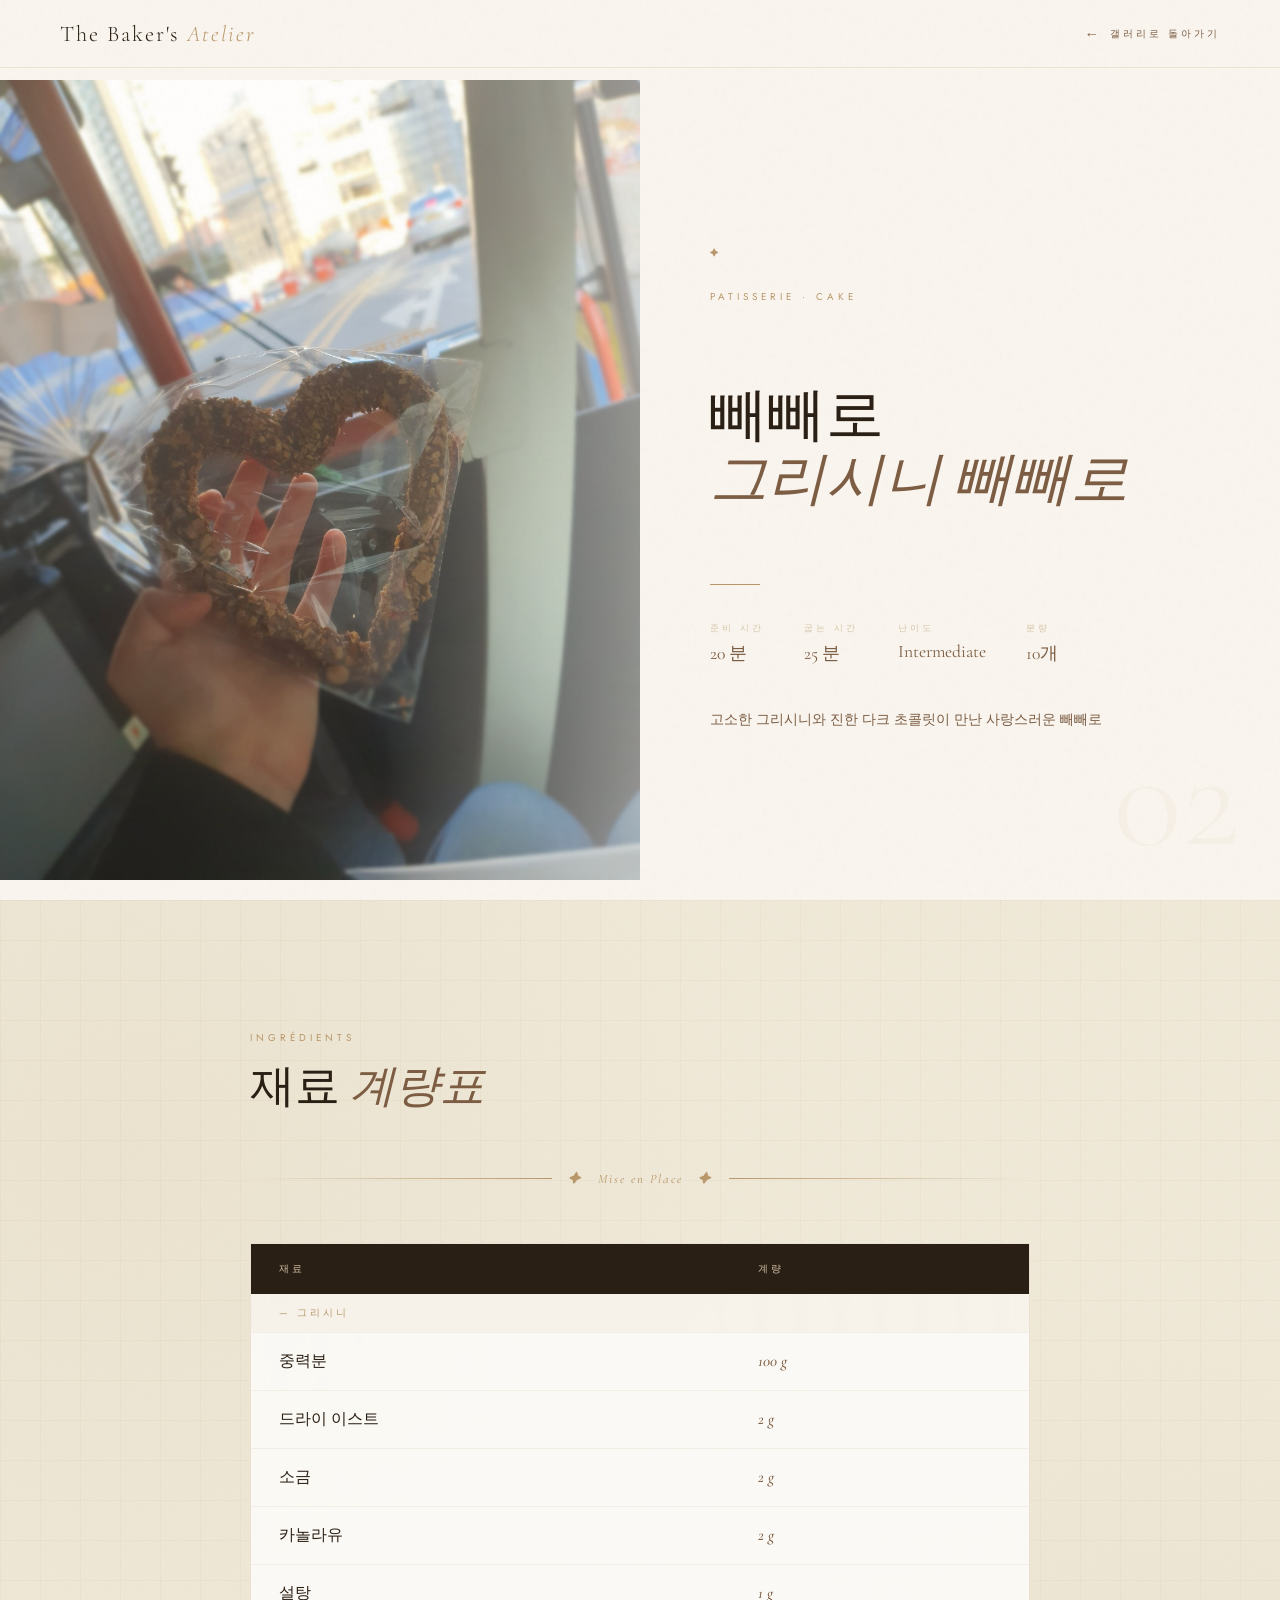
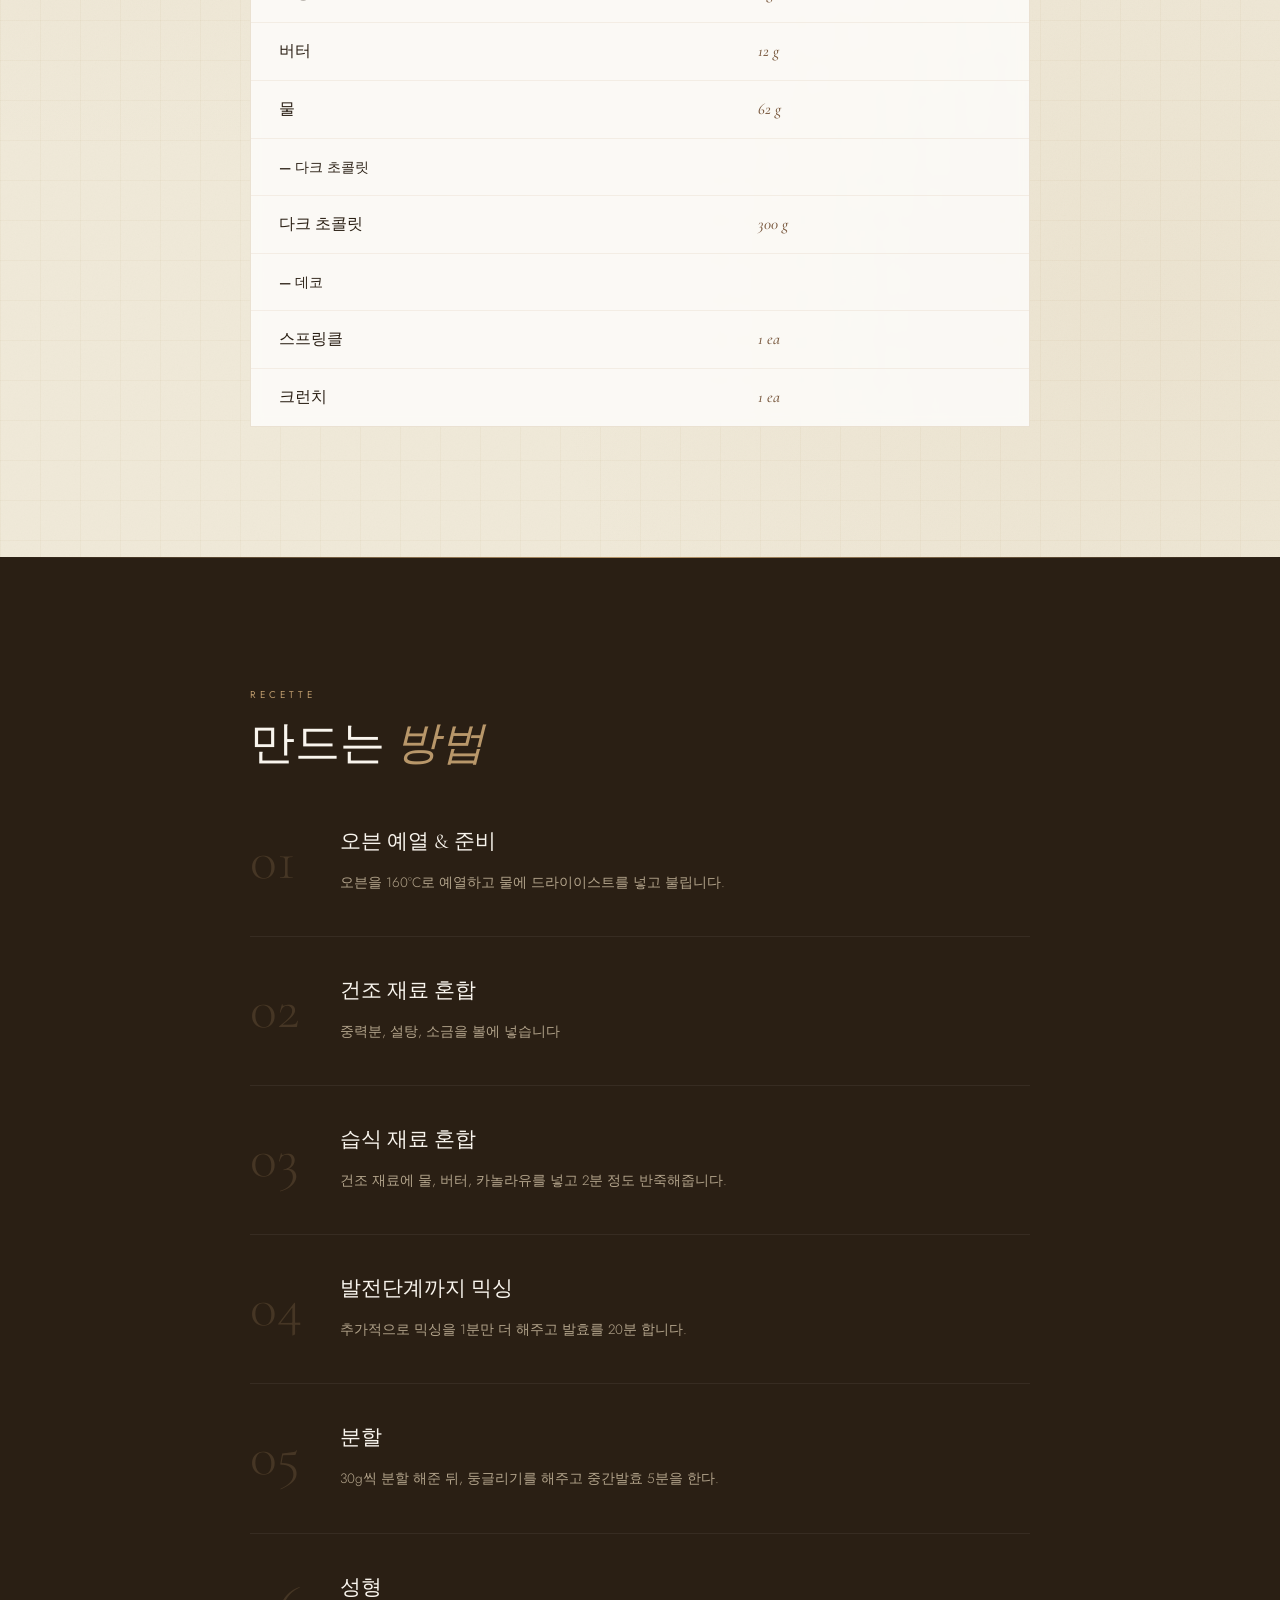
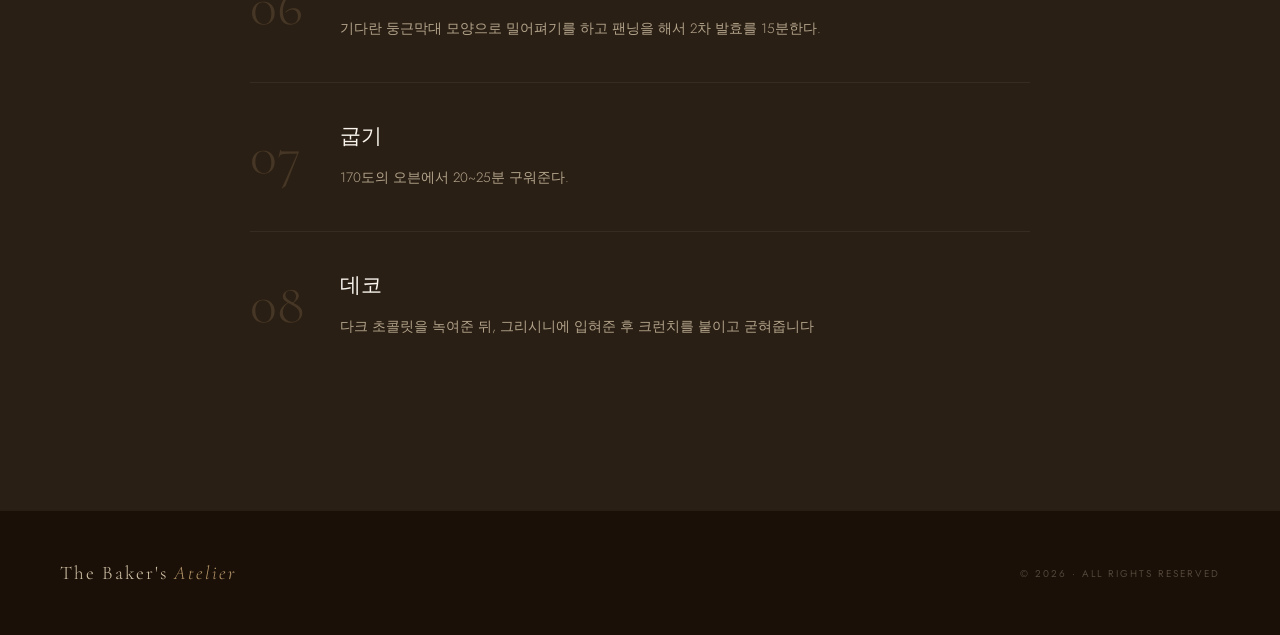
<file: html/pepero.html>
<!doctype html>
<html lang="ko">
  <head>
    <meta charset="UTF-8" />
    <meta name="viewport" content="width=device-width, initial-scale=1.0" />
    <title>The Baker's Atelier | 나의 제과제빵 기록</title>
    <link
      href="https://fonts.googleapis.com/css2?family=Cormorant+Garamond:ital,wght@0,300;0,400;0,600;1,300;1,400&family=Jost:wght@200;300;400;500&display=swap"
      rel="stylesheet"
    />
    <link rel="stylesheet" href="../css/recipe.css" />
  </head>
  <body>
    <header>
      <a href="../html/main.html" class="logo"
        >The Baker's <span>Atelier</span></a
      >
      <a href="../html/main.html" class="back-link">갤러리로 돌아가기</a>
    </header>

    <!-- HERO -->
    <section class="recipe-hero">
      <div class="hero-img">
        <!-- ✏️ 이미지 교체: src 부분을 본인 사진 경로로 변경하세요 -->
        <img src="../img/grinishi.jpg" alt="빼빼로" />
      </div>
      <div class="hero-info">
        <span class="recipe-category">Patisserie · Cake</span>
        <h1 class="recipe-title">
          <br />빼빼로<br /><em>
            <h1 class="recipe-title"><em>그리시니 빼빼로</em></h1>
          </em>
        </h1>
        <div class="hero-divider"></div>
        <div class="recipe-meta">
          <div class="meta-item">
            <span class="meta-label">준비 시간</span>
            <span class="meta-value">20 분</span>
          </div>
          <div class="meta-item">
            <span class="meta-label">굽는 시간</span>
            <span class="meta-value">25 분</span>
          </div>
          <div class="meta-item">
            <span class="meta-label">난이도</span>
            <span class="meta-value">Intermediate</span>
          </div>
          <div class="meta-item">
            <span class="meta-label">분량</span>
            <span class="meta-value">10개</span>
          </div>
        </div>
        <p class="recipe-intro">
          고소한 그리시니와 진한 다크 초콜릿이 만난 사랑스러운 빼빼로
        </p>
        <div class="hero-deco">02</div>
      </div>
    </section>

    <!-- INGREDIENTS -->
    <section class="ingredients-section">
      <div class="ingredients-inner">
        <span class="section-eyebrow reveal">Ingrédients</span>
        <h2 class="section-title reveal">재료 <em>계량표</em></h2>
        <div class="deco-sprig reveal">
          <span>✦ &nbsp; Mise en Place &nbsp; ✦</span>
        </div>
        <div class="ingredients-table-wrap reveal">
          <table>
            <thead>
              <tr>
                <th style="width: 40%">재료</th>
                <th style="width: 25%">계량</th>
              </tr>
            </thead>
            <tbody>
              <tr class="group-header">
                <td colspan="3">— 그리시니</td>
              </tr>
              <tr>
                <td class="ing-name">중력분</td>
                <td class="ing-amount">100 g</td>
              </tr>
              <tr>
                <td class="ing-name">드라이 이스트</td>
                <td class="ing-amount">2 g</td>
              </tr>
              <tr>
                <td class="ing-name">소금</td>
                <td class="ing-amount">2 g</td>
              </tr>
              <tr>
                <td class="ing-name">카놀라유</td>
                <td class="ing-amount">2 g</td>
              </tr>
              <tr>
                <td class="ing-name">설탕 </td>
                <td class="ing-amount">1 g</td>
              </tr>
              <tr>
                <td class="ing-name">버터</td>
                <td class="ing-amount">12 g</td>
              </tr>
              <tr>
                <td class="ing-name">물</td>
                <td class="ing-amount">62 g</td>
              </tr>
              
                <td colspan="3">— 다크 초콜릿</td>
              </tr>
              <tr>
                <td class="ing-name">다크 초콜릿</td>
                <td class="ing-amount">300 g</td>
              </tr>
             
                <td colspan="3">— 데코</td>
              </tr>
              <tr>
                <td class="ing-name">스프링클</td>
                <td class="ing-amount">1 ea</td>
              </tr>
              <tr>
                <td class="ing-name">크런치</td>
                <td class="ing-amount">1 ea</td>
              </tr>
            </tbody>
          </table>
        </div>
      </div>
    </section>

    <!-- RECIPE STEPS -->
    <section class="recipe-section">
      <div class="recipe-inner">
        <span class="section-eyebrow reveal">Recette</span>
        <h2 class="section-title reveal">만드는 <em>방법</em></h2>
        <ol class="steps-list">
          <li class="step-item reveal">
            <span class="step-num">01</span>
            <div class="step-content">
              <h3 class="step-title">오븐 예열 & 준비</h3>
              <p class="step-desc">
                오븐을 160°C로 예열하고 물에 드라이이스트를 넣고 불립니다.
              </p>
            </div>
          </li>

          <li class="step-item reveal">
            <span class="step-num">02</span>
            <div class="step-content">
              <h3 class="step-title">건조 재료 혼합</h3>
              <p class="step-desc">
                 중력분, 설탕, 소금을 볼에 넣습니다
              </p>
            </div>
          </li>

          <li class="step-item reveal">
            <span class="step-num">03</span>
            <div class="step-content">
              <h3 class="step-title">습식 재료 혼합</h3>
              <p class="step-desc">
                건조 재료에 물, 버터, 카놀라유를 넣고 2분 정도 반죽해줍니다.
              </p>
            </div>
          </li>

          <li class="step-item reveal">
            <span class="step-num">04</span>
            <div class="step-content">
              <h3 class="step-title">발전단계까지 믹싱</h3>
              <p class="step-desc">
추가적으로 믹싱을 1분만 더 해주고 발효를 20분 합니다.            </p>
            </div>
          </li>

          <li class="step-item reveal">
            <span class="step-num">05</span>
            <div class="step-content">
              <h3 class="step-title">분할</h3>
              <p class="step-desc">
                30g씩 분할 해준 뒤, 둥글리기를 해주고 중간발효 5분을 한다.
              </p>
            </div>
          </li>

          <li class="step-item reveal">
            <span class="step-num">06</span>
            <div class="step-content">
              <h3 class="step-title">성형</h3>
              <p class="step-desc">
                기다란 둥근막대 모양으로 밀어펴기를 하고 팬닝을 해서 2차 발효를 15분한다.
              </p>
            </div>
          </li>
          <li class="step-item reveal">
            <span class="step-num">07</span>
            <div class="step-content">
              <h3 class="step-title">굽기</h3>
              <p class="step-desc">
170도의 오븐에서 20~25분 구워준다.              </p>
            </div>
          </li>
          <li class="step-item reveal">
            <span class="step-num">08</span>
            <div class="step-content">
              <h3 class="step-title">데코</h3>
              <p class="step-desc">
다크 초콜릿을 녹여준 뒤, 그리시니에 입혀준 후 크런치를 붙이고 굳혀줍니다             </p>
            </div>
          </li>
        </ol>
      </div>
    </section>

    <footer>
      <div class="footer-logo">The Baker's <span>Atelier</span></div>
      <p class="footer-copy">&copy; 2026 · All Rights Reserved</p>
    </footer>

    <script>
      const obs = new IntersectionObserver(
        (entries) => {
          entries.forEach((e) => {
            if (e.isIntersecting) {
              e.target.classList.add("visible");
              obs.unobserve(e.target);
            }
          });
        },
        { threshold: 0.1 },
      );
      document.querySelectorAll(".reveal").forEach((el) => obs.observe(el));
    </script>
  </body>
</html>
</file>
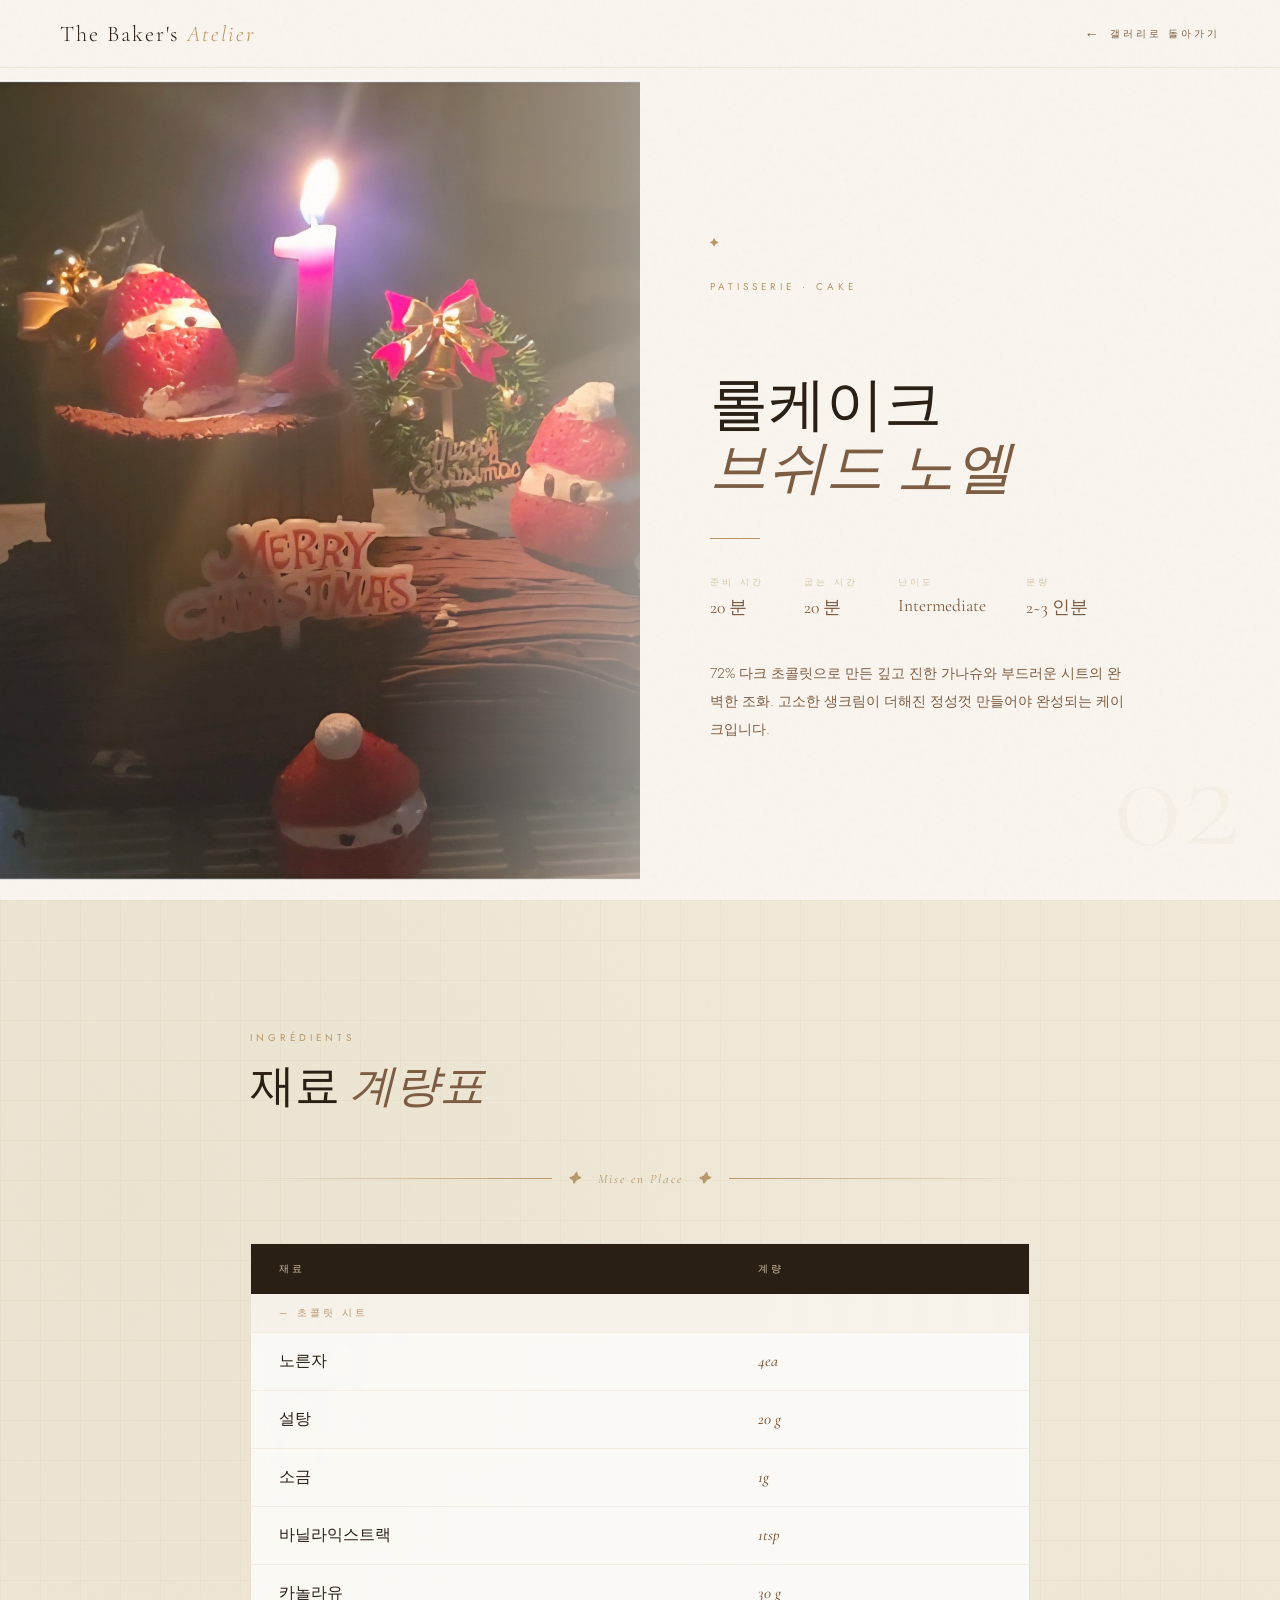
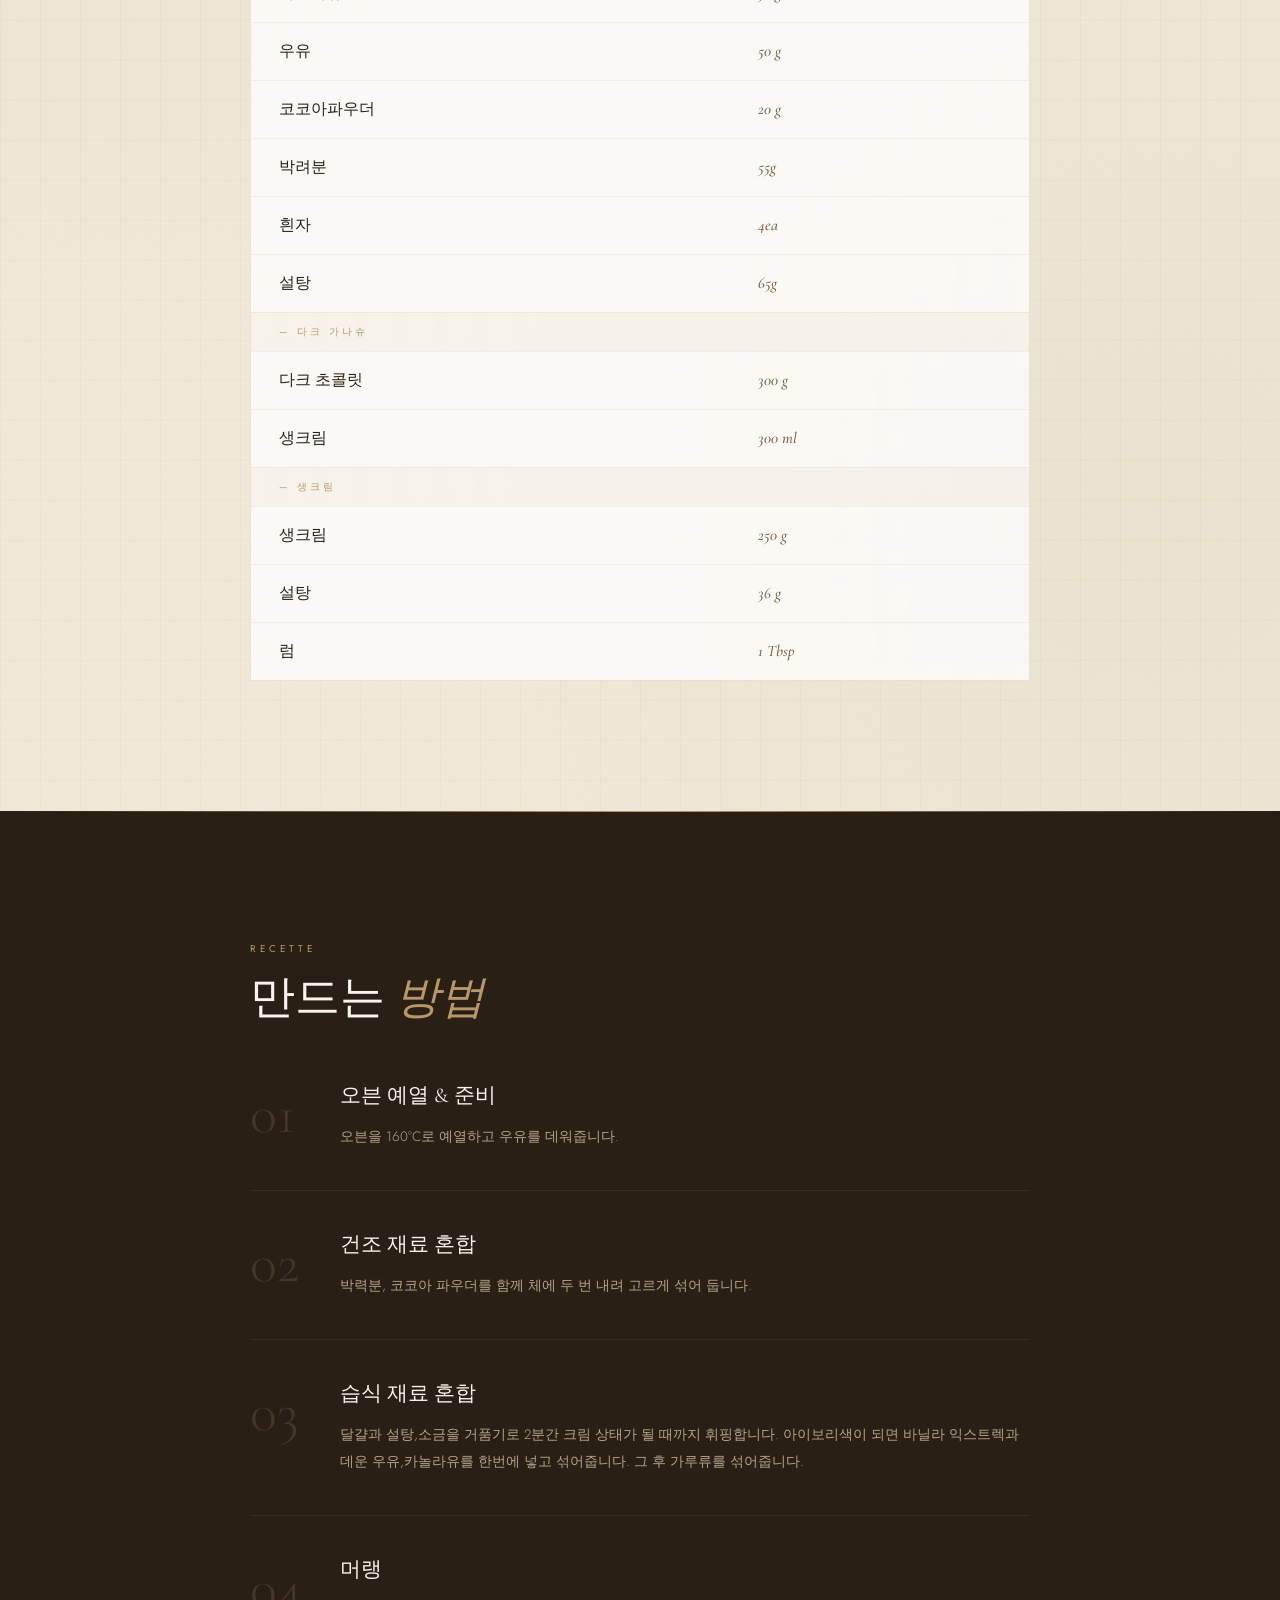
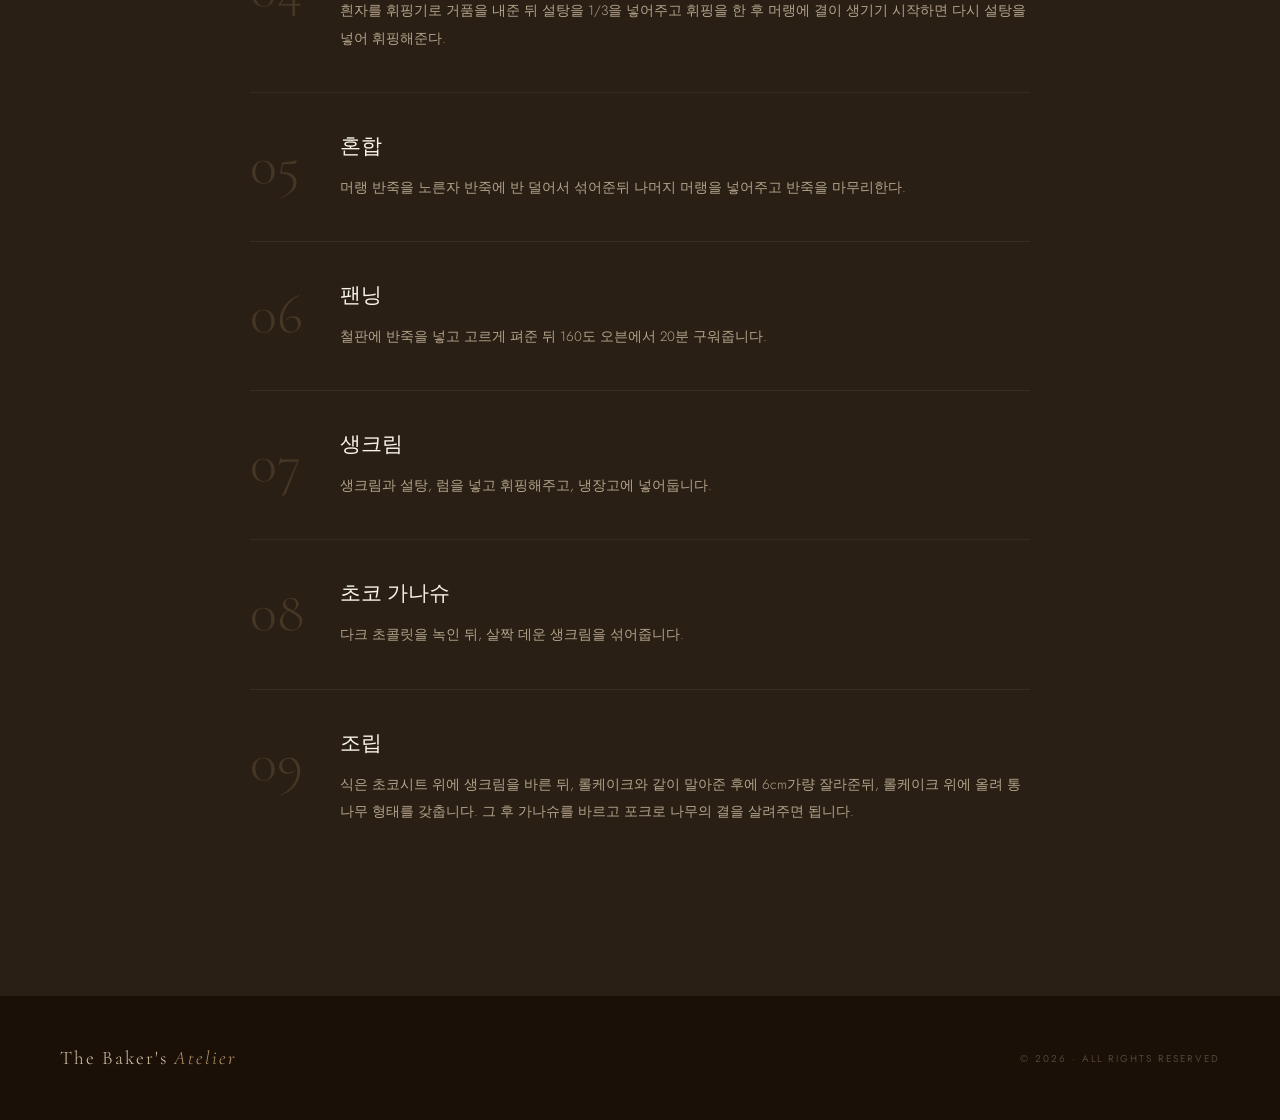
<file: html/recipe-chocolate.html>
<!doctype html>
<html lang="ko">
  <head>
    <meta charset="UTF-8" />
    <meta name="viewport" content="width=device-width, initial-scale=1.0" />
    <title>The Baker's Atelier | 나의 제과제빵 기록</title>
    <link
      href="https://fonts.googleapis.com/css2?family=Cormorant+Garamond:ital,wght@0,300;0,400;0,600;1,300;1,400&family=Jost:wght@200;300;400;500&display=swap"
      rel="stylesheet"
    />
    <link rel="stylesheet" href="../css/recipe.css" />
  </head>
  <body>
    <header>
      <a href="../html/main.html" class="logo"
        >The Baker's <span>Atelier</span></a
      >
      <a href="../html/main.html" class="back-link">갤러리로 돌아가기</a>
    </header>

    <!-- HERO -->
    <section class="recipe-hero">
      <div class="hero-img">
        <!-- ✏️ 이미지 교체: src 부분을 본인 사진 경로로 변경하세요 -->
        <img src="../img/브쉬드 노엘.jpg" alt="가나슈 초콜릿 레이어 케이크" />
      </div>
      <div class="hero-info">
        <span class="recipe-category">Patisserie · Cake</span>
        <h1 class="recipe-title"><br />롤케이크<br /><em>브쉬드 노엘</em></h1>
        <div class="hero-divider"></div>
        <div class="recipe-meta">
          <div class="meta-item">
            <span class="meta-label">준비 시간</span>
            <span class="meta-value">20 분</span>
          </div>
          <div class="meta-item">
            <span class="meta-label">굽는 시간</span>
            <span class="meta-value">20 분</span>
          </div>
          <div class="meta-item">
            <span class="meta-label">난이도</span>
            <span class="meta-value">Intermediate</span>
          </div>
          <div class="meta-item">
            <span class="meta-label">분량</span>
            <span class="meta-value">2~3 인분</span>
          </div>
        </div>
        <p class="recipe-intro">
          72% 다크 초콜릿으로 만든 깊고 진한 가나슈와 부드러운 시트의 완벽한
          조화. 고소한 생크림이 더해진 정성껏 만들어야 완성되는 케이크입니다.
        </p>
        <div class="hero-deco">02</div>
      </div>
    </section>

    <!-- INGREDIENTS -->
    <section class="ingredients-section">
      <div class="ingredients-inner">
        <span class="section-eyebrow reveal">Ingrédients</span>
        <h2 class="section-title reveal">재료 <em>계량표</em></h2>
        <div class="deco-sprig reveal">
          <span>✦ &nbsp; Mise en Place &nbsp; ✦</span>
        </div>
        <div class="ingredients-table-wrap reveal">
          <table>
            <thead>
              <tr>
                <th style="width: 40%">재료</th>
                <th style="width: 25%">계량</th>
              </tr>
            </thead>
            <tbody>
              <tr class="group-header">
                <td colspan="3">— 초콜릿 시트</td>
              </tr>
              <tr>
                <td class="ing-name">노른자</td>
                <td class="ing-amount">4ea</td>
              </tr>
              <tr>
                <td class="ing-name">설탕</td>
                <td class="ing-amount">20 g</td>
              </tr>
              <tr>
                <td class="ing-name">소금</td>
                <td class="ing-amount">1g</td>
              </tr>
              <tr>
                <td class="ing-name">바닐라익스트랙</td>
                <td class="ing-amount">1tsp</td>
              </tr>
              <tr>
                <td class="ing-name">카놀라유</td>
                <td class="ing-amount">30 g</td>
              </tr>
              <tr>
                <td class="ing-name">우유</td>
                <td class="ing-amount">50 g</td>
              </tr>
              <tr>
                <td class="ing-name">코코아파우더</td>
                <td class="ing-amount">20 g</td>
              </tr>
              <tr>
                <td class="ing-name">박려분</td>
                <td class="ing-amount">55g</td>
              </tr>
              <tr>
                <td class="ing-name">흰자</td>
                <td class="ing-amount">4ea</td>
              </tr>
              <tr>
                <td class="ing-name">설탕</td>
                <td class="ing-amount">65g</td>
              </tr>
              <tr class="group-header">
                <td colspan="3">— 다크 가나슈</td>
              </tr>
              <tr>
                <td class="ing-name">다크 초콜릿</td>
                <td class="ing-amount">300 g</td>
              </tr>
              <tr>
                <td class="ing-name">생크림</td>
                <td class="ing-amount">300 ml</td>
              </tr>
              <tr class="group-header">
                <td colspan="3">— 생크림</td>
              </tr>
              <tr>
                <td class="ing-name">생크림</td>
                <td class="ing-amount">250 g</td>
              </tr>
              <tr>
                <td class="ing-name">설탕</td>
                <td class="ing-amount">36 g</td>
              </tr>
              <tr>
                <td class="ing-name">럼</td>
                <td class="ing-amount">1 Tbsp</td>
              </tr>
            </tbody>
          </table>
        </div>
      </div>
    </section>

    <!-- RECIPE STEPS -->
    <section class="recipe-section">
      <div class="recipe-inner">
        <span class="section-eyebrow reveal">Recette</span>
        <h2 class="section-title reveal">만드는 <em>방법</em></h2>
        <ol class="steps-list">
          <li class="step-item reveal">
            <span class="step-num">01</span>
            <div class="step-content">
              <h3 class="step-title">오븐 예열 & 준비</h3>
              <p class="step-desc">
                오븐을 160°C로 예열하고 우유를 데워줍니다.
              </p>
            </div>
          </li>

          <li class="step-item reveal">
            <span class="step-num">02</span>
            <div class="step-content">
              <h3 class="step-title">건조 재료 혼합</h3>
              <p class="step-desc">
                박력분, 코코아 파우더를 함께 체에 두 번 내려 고르게 섞어 둡니다.
              </p>
            </div>
          </li>

          <li class="step-item reveal">
            <span class="step-num">03</span>
            <div class="step-content">
              <h3 class="step-title">습식 재료 혼합</h3>
              <p class="step-desc">
                달걀과 설탕,소금을 거품기로 2분간 크림 상태가 될 때까지
                휘핑합니다. 아이보리색이 되면 바닐라 익스트렉과 데운
                우유,카놀라유를 한번에 넣고 섞어줍니다. 그 후 가루류를
                섞어줍니다.
              </p>
            </div>
          </li>

          <li class="step-item reveal">
            <span class="step-num">04</span>
            <div class="step-content">
              <h3 class="step-title">머랭</h3>
              <p class="step-desc">
                흰자를 휘핑기로 거품을 내준 뒤 설탕을 1/3을 넣어주고 휘핑을 한
                후 머랭에 결이 생기기 시작하면 다시 설탕을 넣어 휘핑해준다.
              </p>
            </div>
          </li>

          <li class="step-item reveal">
            <span class="step-num">05</span>
            <div class="step-content">
              <h3 class="step-title">혼합</h3>
              <p class="step-desc">
                머랭 반죽을 노른자 반죽에 반 덜어서 섞어준뒤 나머지 머랭을
                넣어주고 반죽을 마무리한다.
              </p>
            </div>
          </li>

          <li class="step-item reveal">
            <span class="step-num">06</span>
            <div class="step-content">
              <h3 class="step-title">팬닝</h3>
              <p class="step-desc">
                철판에 반죽을 넣고 고르게 펴준 뒤 160도 오븐에서 20분
                구워줍니다.
              </p>
            </div>
          </li>
          <li class="step-item reveal">
            <span class="step-num">07</span>
            <div class="step-content">
              <h3 class="step-title">생크림</h3>
              <p class="step-desc">
                생크림과 설탕, 럼을 넣고 휘핑해주고, 냉장고에 넣어둡니다.
              </p>
            </div>
          </li>
          <li class="step-item reveal">
            <span class="step-num">08</span>
            <div class="step-content">
              <h3 class="step-title">초코 가나슈</h3>
              <p class="step-desc">
                다크 초콜릿을 녹인 뒤, 살짝 데운 생크림을 섞어줍니다.
              </p>
            </div>
          </li>
          <li class="step-item reveal">
            <span class="step-num">09</span>
            <div class="step-content">
              <h3 class="step-title">조립</h3>
              <p class="step-desc">
                식은 초코시트 위에 생크림을 바른 뒤, 롤케이크와 같이 말아준 후에
                6cm가량 잘라준뒤, 롤케이크 위에 올려 통나무 형태를 갖춥니다. 그
                후 가나슈를 바르고 포크로 나무의 결을 살려주면 됩니다.
              </p>
            </div>
          </li>
        </ol>
      </div>
    </section>

    <footer>
      <div class="footer-logo">The Baker's <span>Atelier</span></div>
      <p class="footer-copy">&copy; 2026 · All Rights Reserved</p>
    </footer>

    <script>
      const obs = new IntersectionObserver(
        (entries) => {
          entries.forEach((e) => {
            if (e.isIntersecting) {
              e.target.classList.add("visible");
              obs.unobserve(e.target);
            }
          });
        },
        { threshold: 0.1 },
      );
      document.querySelectorAll(".reveal").forEach((el) => obs.observe(el));
    </script>
  </body>
</html>
</file>
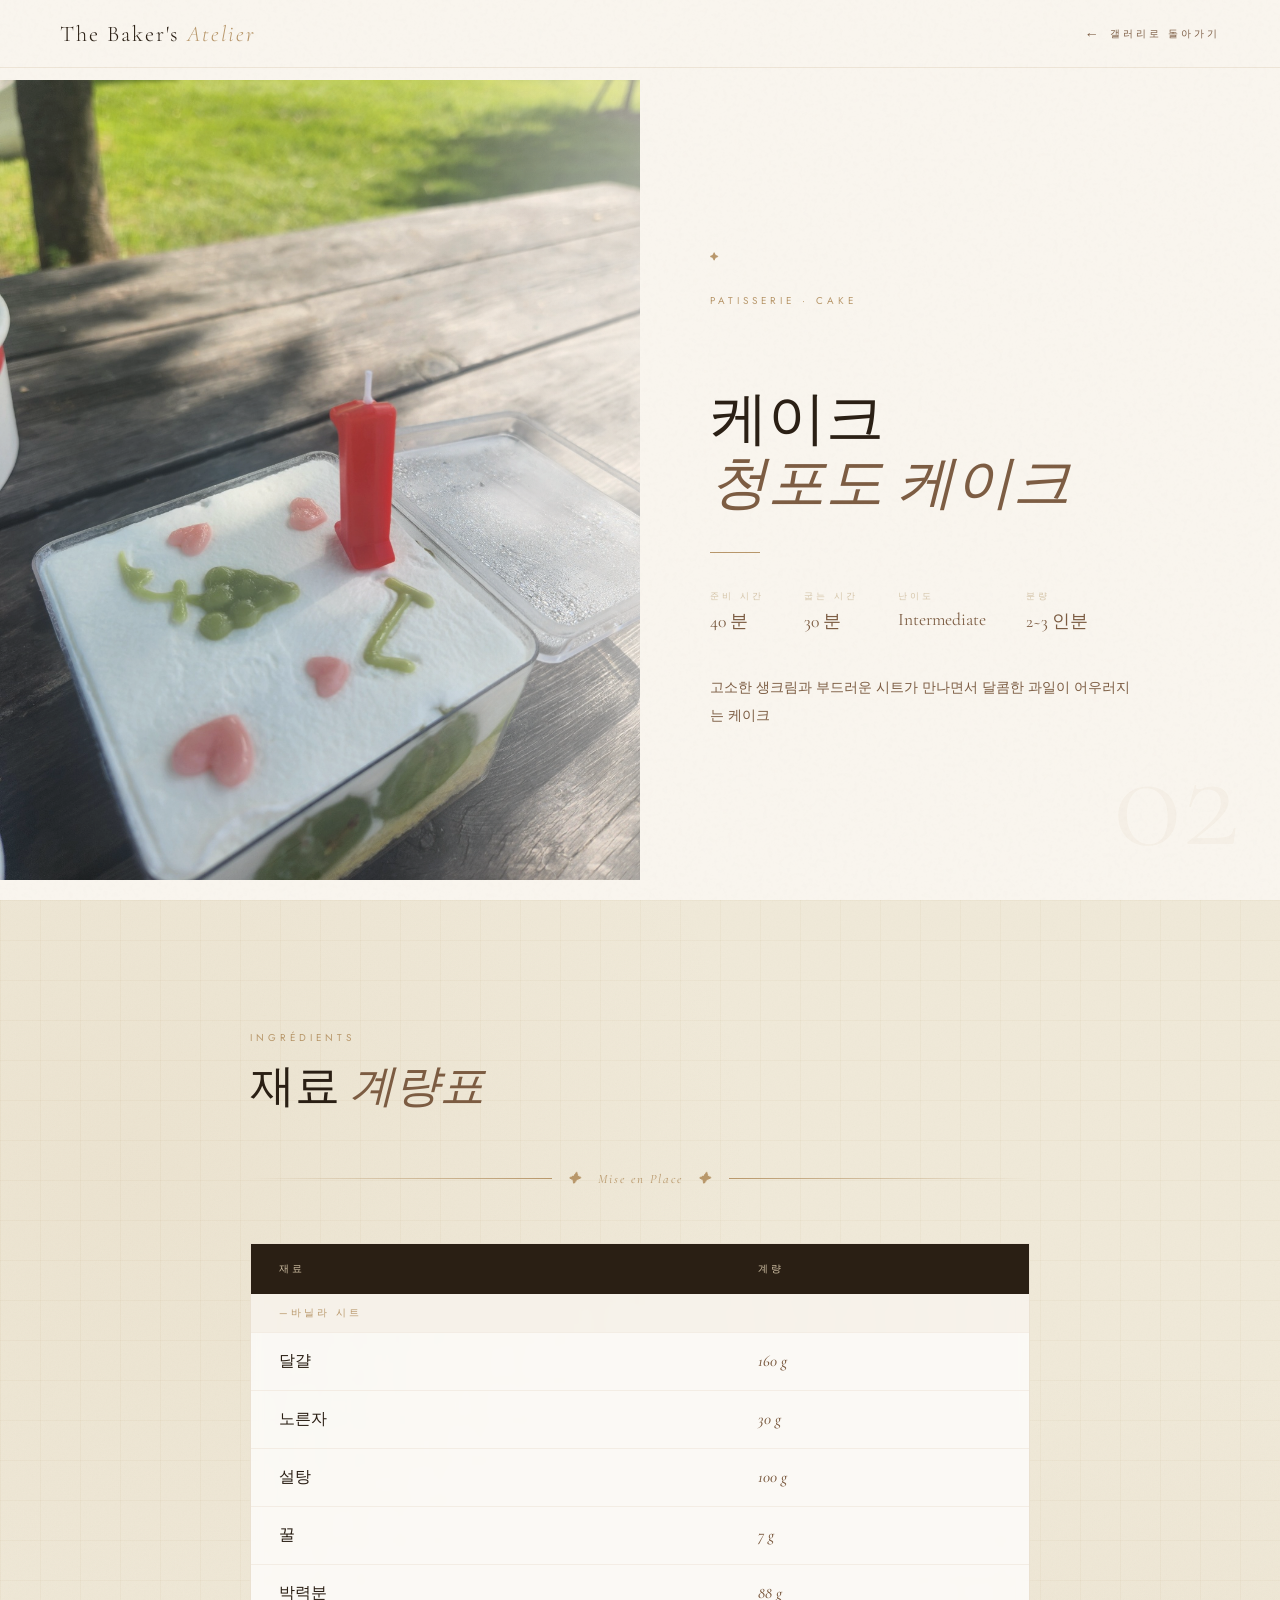
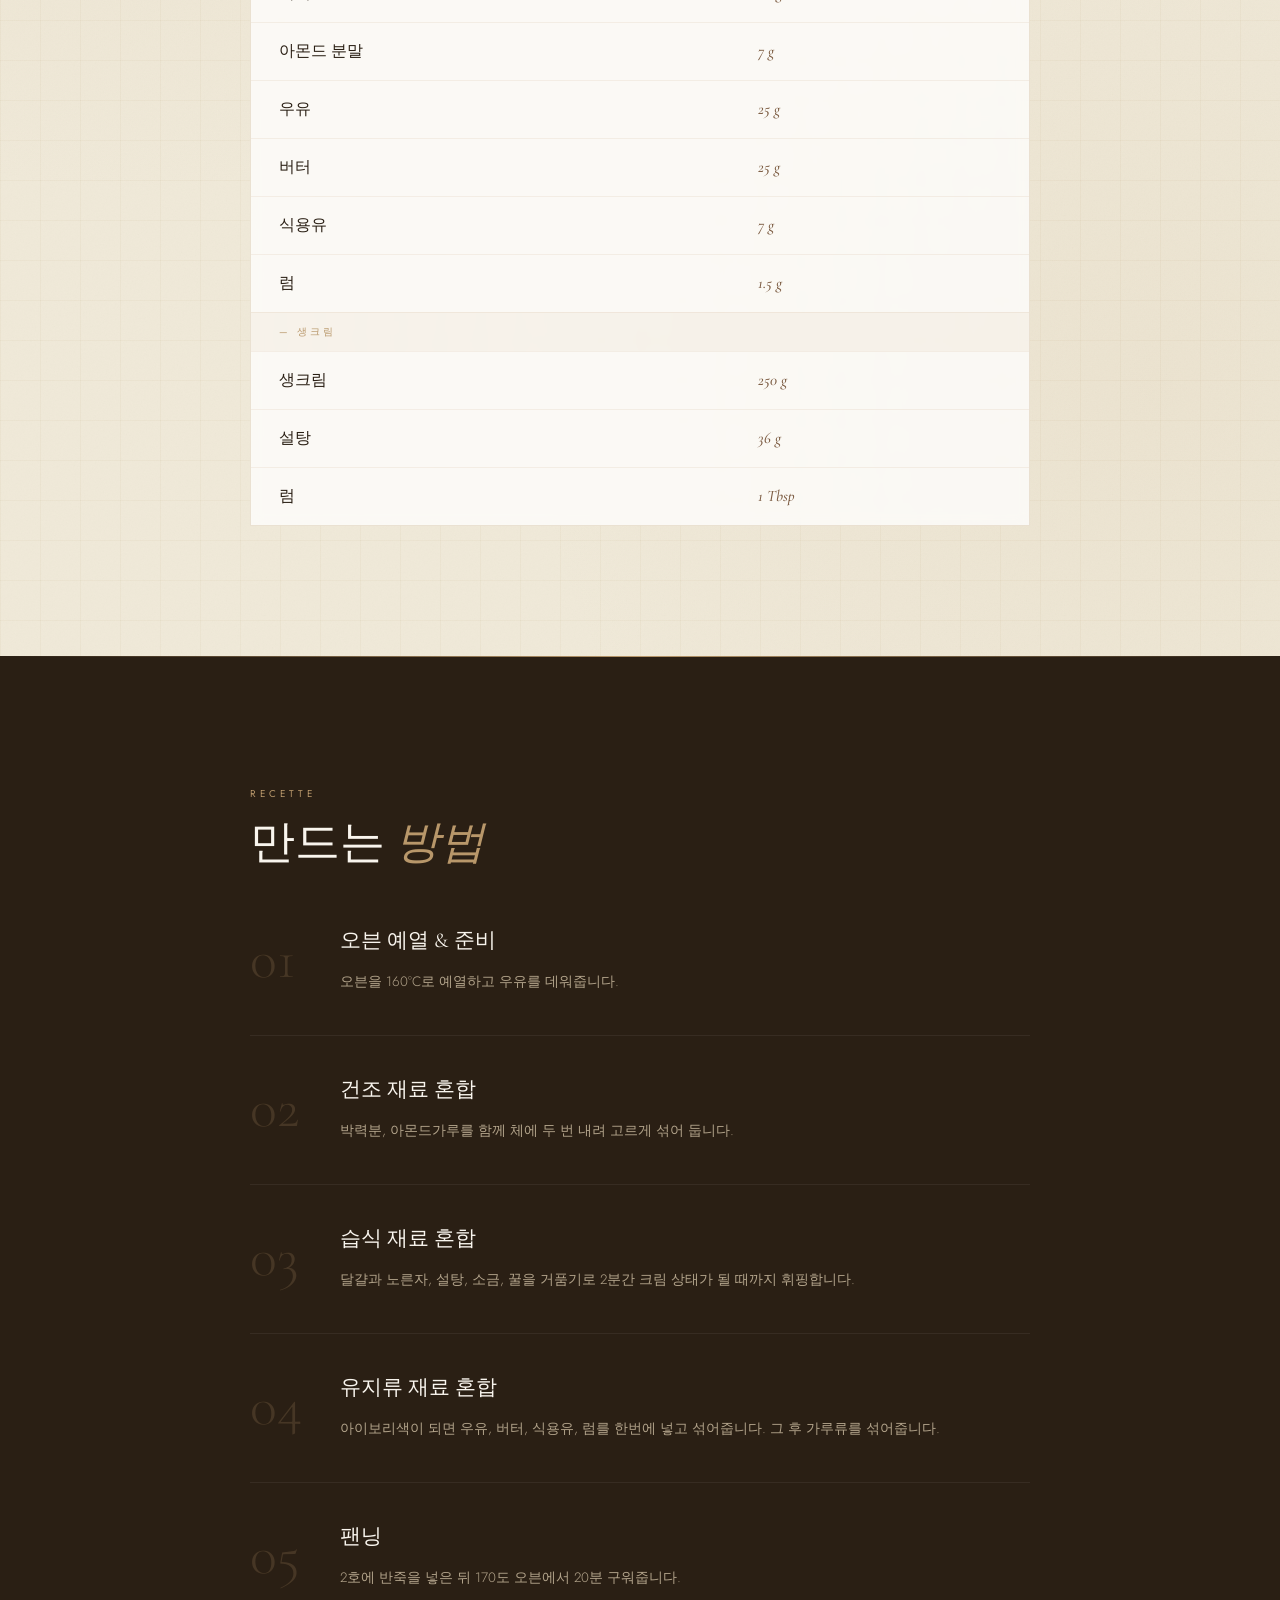
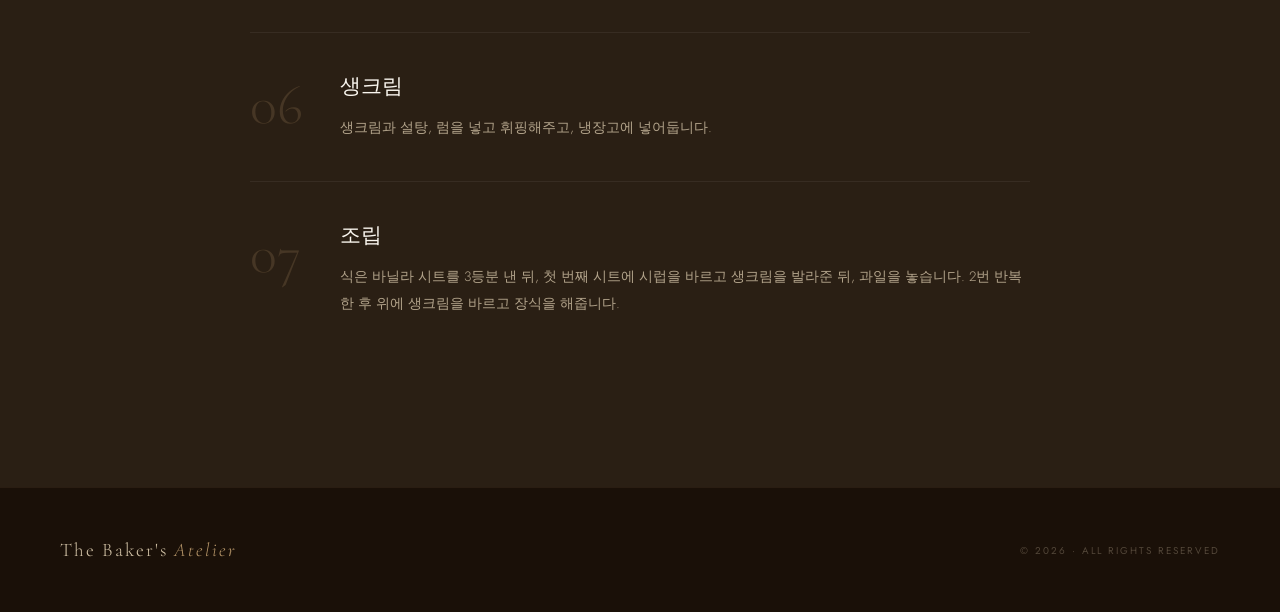
<file: html/recipe-normalcake.html>
<!doctype html>
<html lang="ko">
  <head>
    <meta charset="UTF-8" />
    <meta name="viewport" content="width=device-width, initial-scale=1.0" />
    <title>The Baker's Atelier | 나의 제과제빵 기록</title>
    <link
      href="https://fonts.googleapis.com/css2?family=Cormorant+Garamond:ital,wght@0,300;0,400;0,600;1,300;1,400&family=Jost:wght@200;300;400;500&display=swap"
      rel="stylesheet"
    />
    <link rel="stylesheet" href="../css/recipe.css" />
  </head>
  <body>
    <header>
      <a href="../html/main.html" class="logo"
        >The Baker's <span>Atelier</span></a
      >
      <a href="../html/main.html" class="back-link">갤러리로 돌아가기</a>
    </header>

    <!-- HERO -->
    <section class="recipe-hero">
      <div class="hero-img">
        <!-- ✏️ 이미지 교체: src 부분을 본인 사진 경로로 변경하세요 -->
        <img src="../img/grapecake.jpg" alt="생크림 케이크" />
      </div>
      <div class="hero-info">
        <span class="recipe-category">Patisserie · Cake</span>
        <h1 class="recipe-title"><br />케이크<br /><em>청포도 케이크</em></h1>
        <div class="hero-divider"></div>
        <div class="recipe-meta">
          <div class="meta-item">
            <span class="meta-label">준비 시간</span>
            <span class="meta-value">40 분</span>
          </div>
          <div class="meta-item">
            <span class="meta-label">굽는 시간</span>
            <span class="meta-value">30 분</span>
          </div>
          <div class="meta-item">
            <span class="meta-label">난이도</span>
            <span class="meta-value">Intermediate</span>
          </div>
          <div class="meta-item">
            <span class="meta-label">분량</span>
            <span class="meta-value">2~3 인분</span>
          </div>
        </div>
        <p class="recipe-intro">
          고소한 생크림과 부드러운 시트가 만나면서 달콤한 과일이 어우러지는
          케이크
        </p>
        <div class="hero-deco">02</div>
      </div>
    </section>

    <!-- INGREDIENTS -->
    <section class="ingredients-section">
      <div class="ingredients-inner">
        <span class="section-eyebrow reveal">Ingrédients</span>
        <h2 class="section-title reveal">재료 <em>계량표</em></h2>
        <div class="deco-sprig reveal">
          <span>✦ &nbsp; Mise en Place &nbsp; ✦</span>
        </div>
        <div class="ingredients-table-wrap reveal">
          <table>
            <thead>
              <tr>
                <th style="width: 40%">재료</th>
                <th style="width: 25%">계량</th>
              </tr>
            </thead>
            <tbody>
              <tr class="group-header">
                <td colspan="3">—바닐라 시트</td>
              </tr>
              <tr>
                <td class="ing-name">달걀</td>
                <td class="ing-amount">160 g</td>
              </tr>
              <tr>
                <td class="ing-name">노른자</td>
                <td class="ing-amount">30 g</td>
              </tr>
              <tr>
                <td class="ing-name">설탕</td>
                <td class="ing-amount">100 g</td>
              </tr>
              <tr>
                <td class="ing-name">꿀</td>
                <td class="ing-amount">7 g</td>
              </tr>
              <tr>
                <td class="ing-name">박력분</td>
                <td class="ing-amount">88 g</td>
              </tr>
              <tr>
                <td class="ing-name">아몬드 분말</td>
                <td class="ing-amount">7 g</td>
              </tr>
              <tr>
                <td class="ing-name">우유</td>
                <td class="ing-amount">25 g</td>
              </tr>
              <tr>
                <td class="ing-name">버터</td>
                <td class="ing-amount">25 g</td>
              </tr>
              <tr>
                <td class="ing-name">식용유</td>
                <td class="ing-amount">7 g</td>
              </tr>
              <tr>
                <td class="ing-name">럼</td>
                <td class="ing-amount">1.5 g</td>
              </tr>
              <tr class="group-header">
                <td colspan="3">— 생크림</td>
              </tr>
              <tr>
                <td class="ing-name">생크림</td>
                <td class="ing-amount">250 g</td>
              </tr>
              <tr>
                <td class="ing-name">설탕</td>
                <td class="ing-amount">36 g</td>
              </tr>
              <tr>
                <td class="ing-name">럼</td>
                <td class="ing-amount">1 Tbsp</td>
              </tr>
            </tbody>
          </table>
        </div>
      </div>
    </section>

    <!-- RECIPE STEPS -->
    <section class="recipe-section">
      <div class="recipe-inner">
        <span class="section-eyebrow reveal">Recette</span>
        <h2 class="section-title reveal">만드는 <em>방법</em></h2>
        <ol class="steps-list">
          <li class="step-item reveal">
            <span class="step-num">01</span>
            <div class="step-content">
              <h3 class="step-title">오븐 예열 & 준비</h3>
              <p class="step-desc">
                오븐을 160°C로 예열하고 우유를 데워줍니다.
              </p>
            </div>
          </li>

          <li class="step-item reveal">
            <span class="step-num">02</span>
            <div class="step-content">
              <h3 class="step-title">건조 재료 혼합</h3>
              <p class="step-desc">
                박력분, 아몬드가루를 함께 체에 두 번 내려 고르게 섞어 둡니다.
              </p>
            </div>
          </li>

          <li class="step-item reveal">
            <span class="step-num">03</span>
            <div class="step-content">
              <h3 class="step-title">습식 재료 혼합</h3>
              <p class="step-desc">
                달걀과 노른자, 설탕, 소금, 꿀을 거품기로 2분간 크림 상태가 될
                때까지 휘핑합니다.
              </p>
            </div>
          </li>

          <li class="step-item reveal">
            <span class="step-num">04</span>
            <div class="step-content">
              <h3 class="step-title">유지류 재료 혼합</h3>
              <p class="step-desc">
                아이보리색이 되면 우유, 버터, 식용유, 럼를 한번에 넣고
                섞어줍니다. 그 후 가루류를 섞어줍니다.
              </p>
            </div>
          </li>
          <li class="step-item reveal">
            <span class="step-num">05</span>
            <div class="step-content">
              <h3 class="step-title">팬닝</h3>
              <p class="step-desc">
                2호에 반죽을 넣은 뒤 170도 오븐에서 20분 구워줍니다.
              </p>
            </div>
          </li>
          <li class="step-item reveal">
            <span class="step-num">06</span>
            <div class="step-content">
              <h3 class="step-title">생크림</h3>
              <p class="step-desc">
                생크림과 설탕, 럼을 넣고 휘핑해주고, 냉장고에 넣어둡니다.
              </p>
            </div>
          </li>
          <li class="step-item reveal">
            <span class="step-num">07</span>
            <div class="step-content">
              <h3 class="step-title">조립</h3>
              <p class="step-desc">
                식은 바닐라 시트를 3등분 낸 뒤, 첫 번째 시트에 시럽을 바르고
                생크림을 발라준 뒤, 과일을 놓습니다. 2번 반복한 후 위에 생크림을
                바르고 장식을 해줍니다.
              </p>
            </div>
          </li>
        </ol>
      </div>
    </section>

    <footer>
      <div class="footer-logo">The Baker's <span>Atelier</span></div>
      <p class="footer-copy">&copy; 2026 · All Rights Reserved</p>
    </footer>

    <script>
      const obs = new IntersectionObserver(
        (entries) => {
          entries.forEach((e) => {
            if (e.isIntersecting) {
              e.target.classList.add("visible");
              obs.unobserve(e.target);
            }
          });
        },
        { threshold: 0.1 },
      );
      document.querySelectorAll(".reveal").forEach((el) => obs.observe(el));
    </script>
  </body>
</html>
</file>
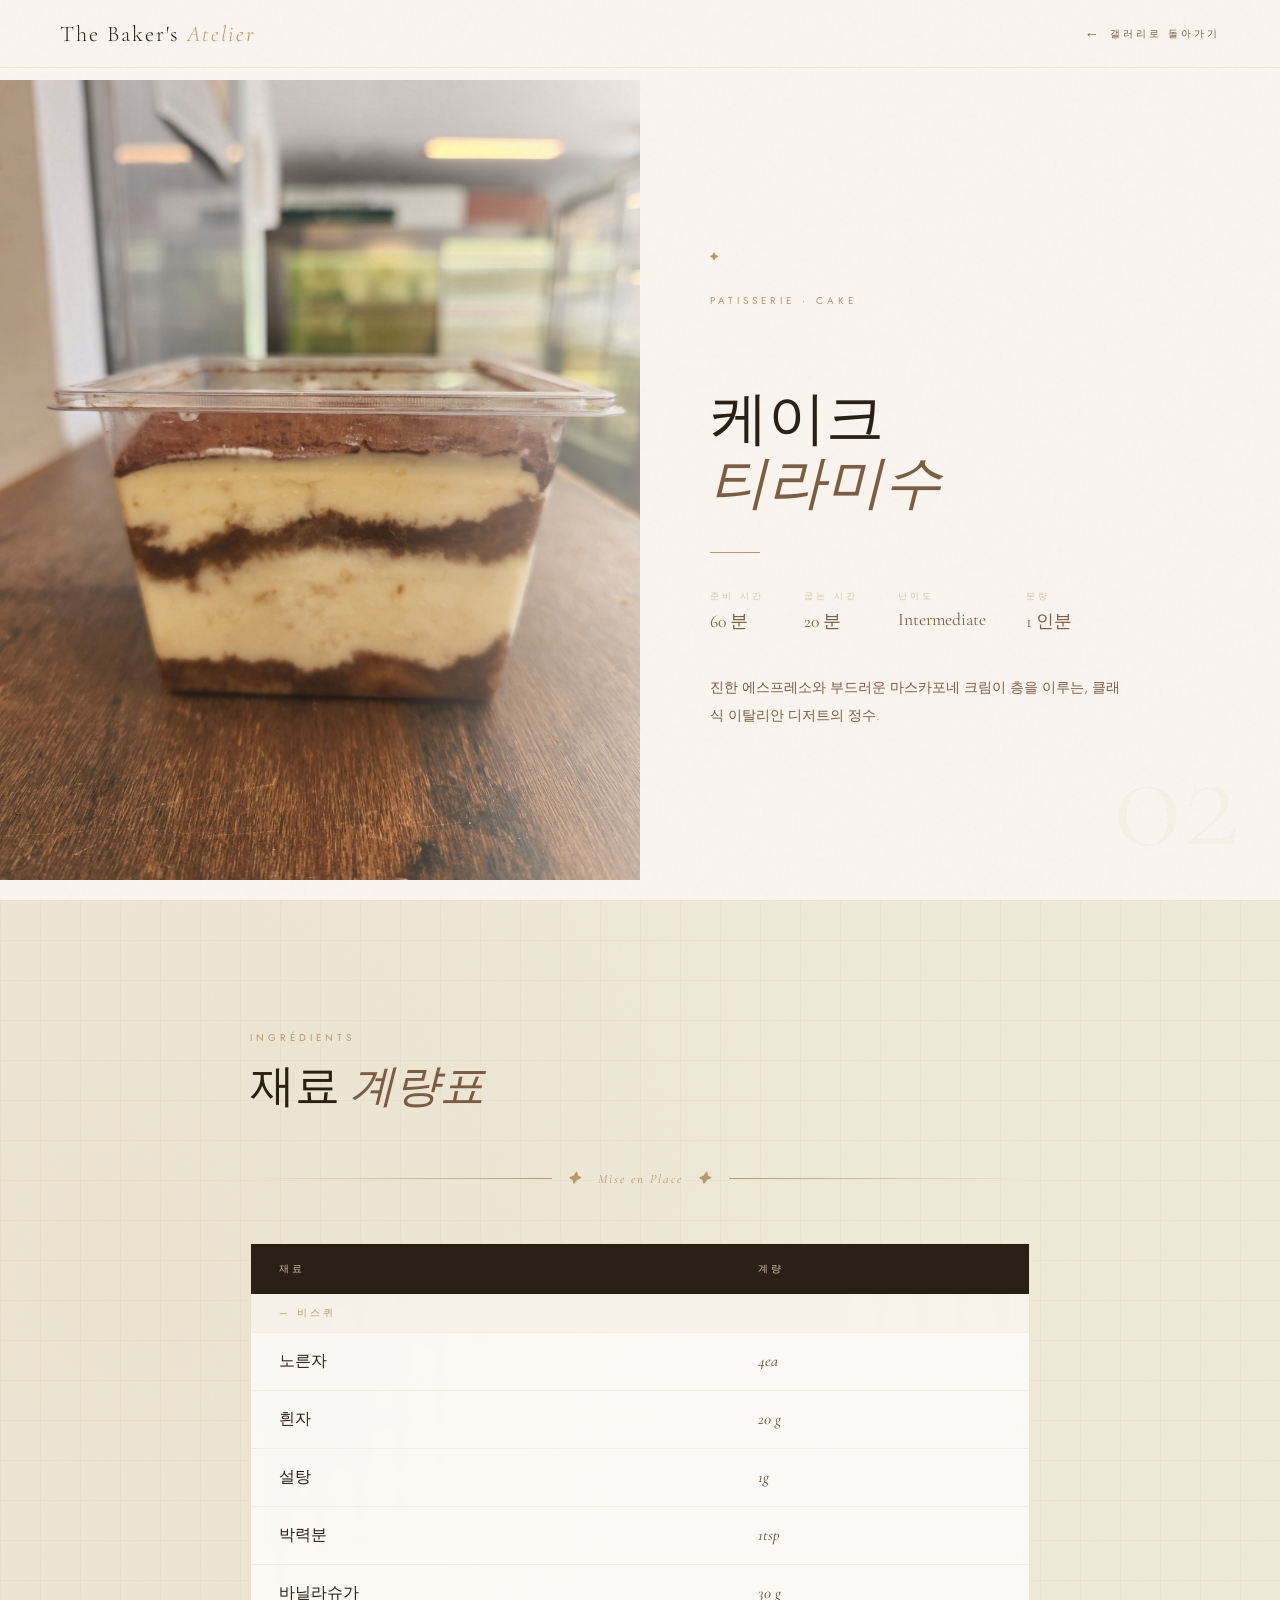
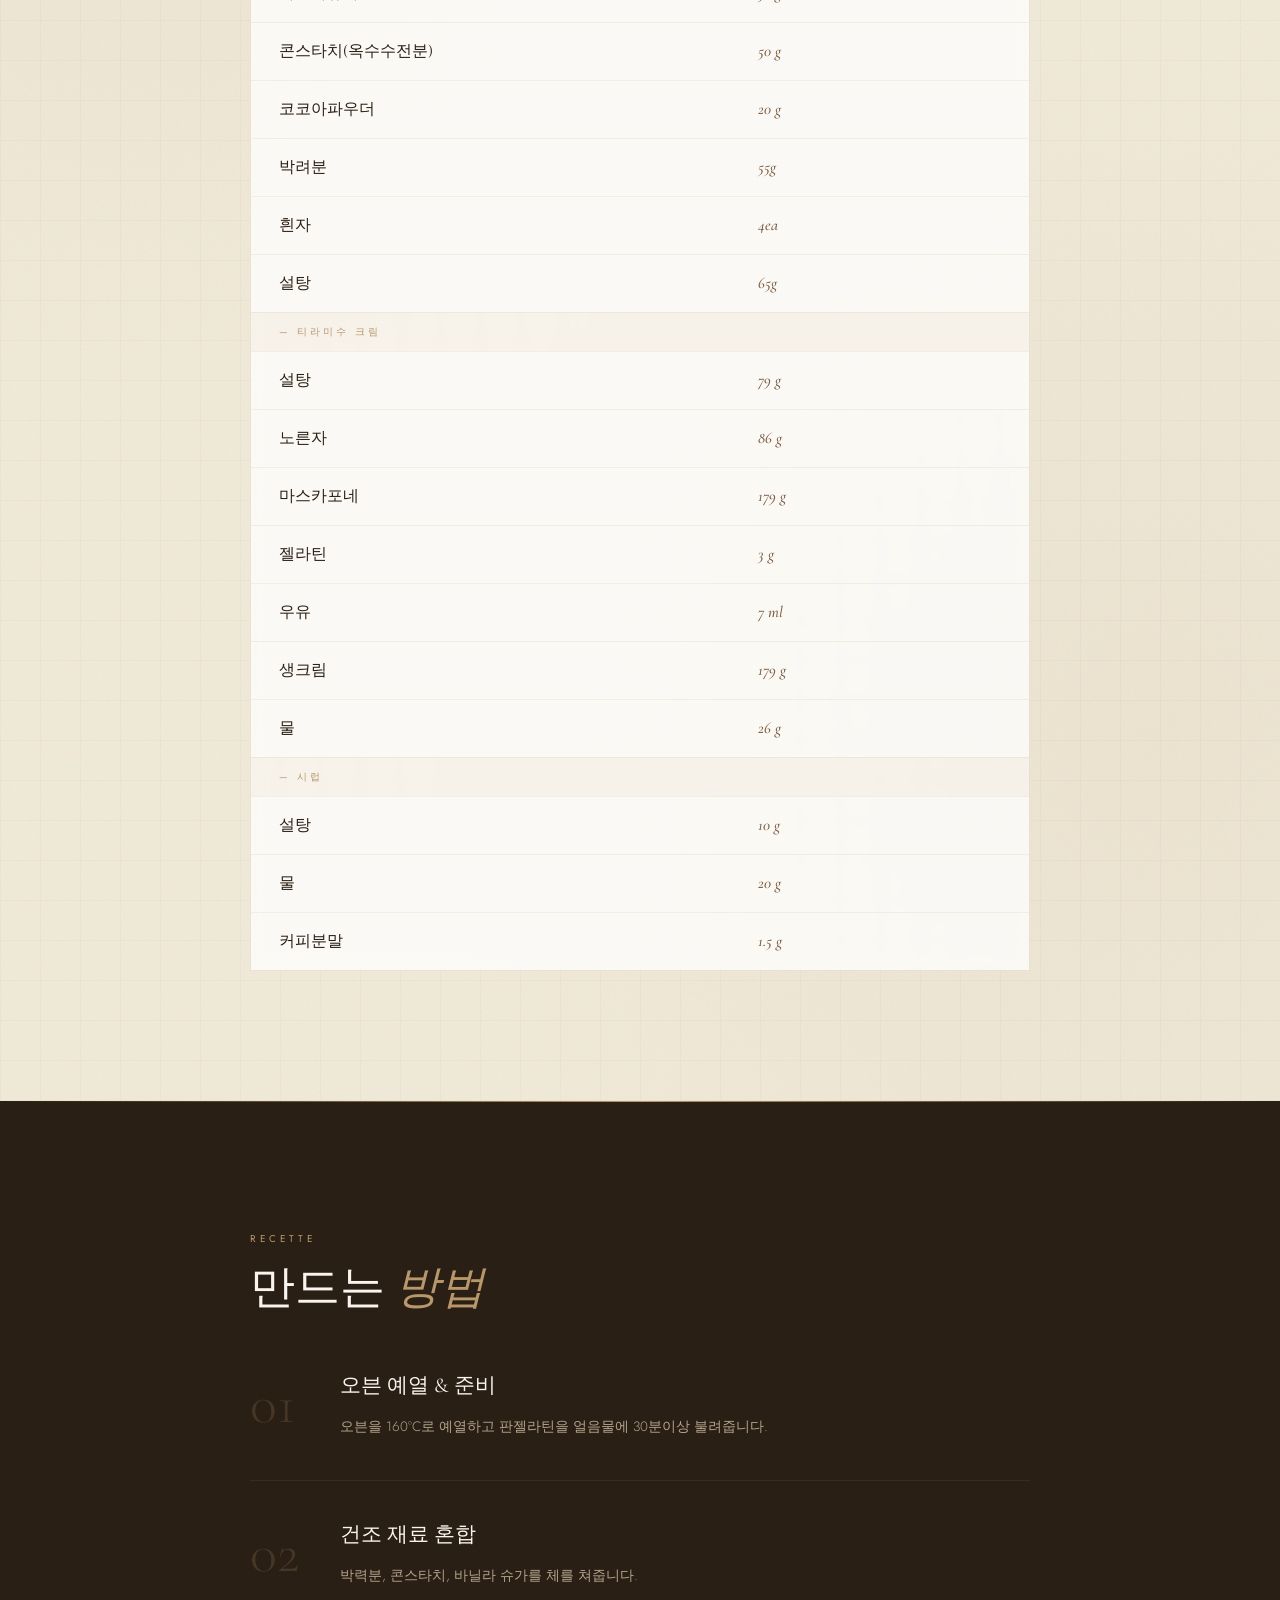
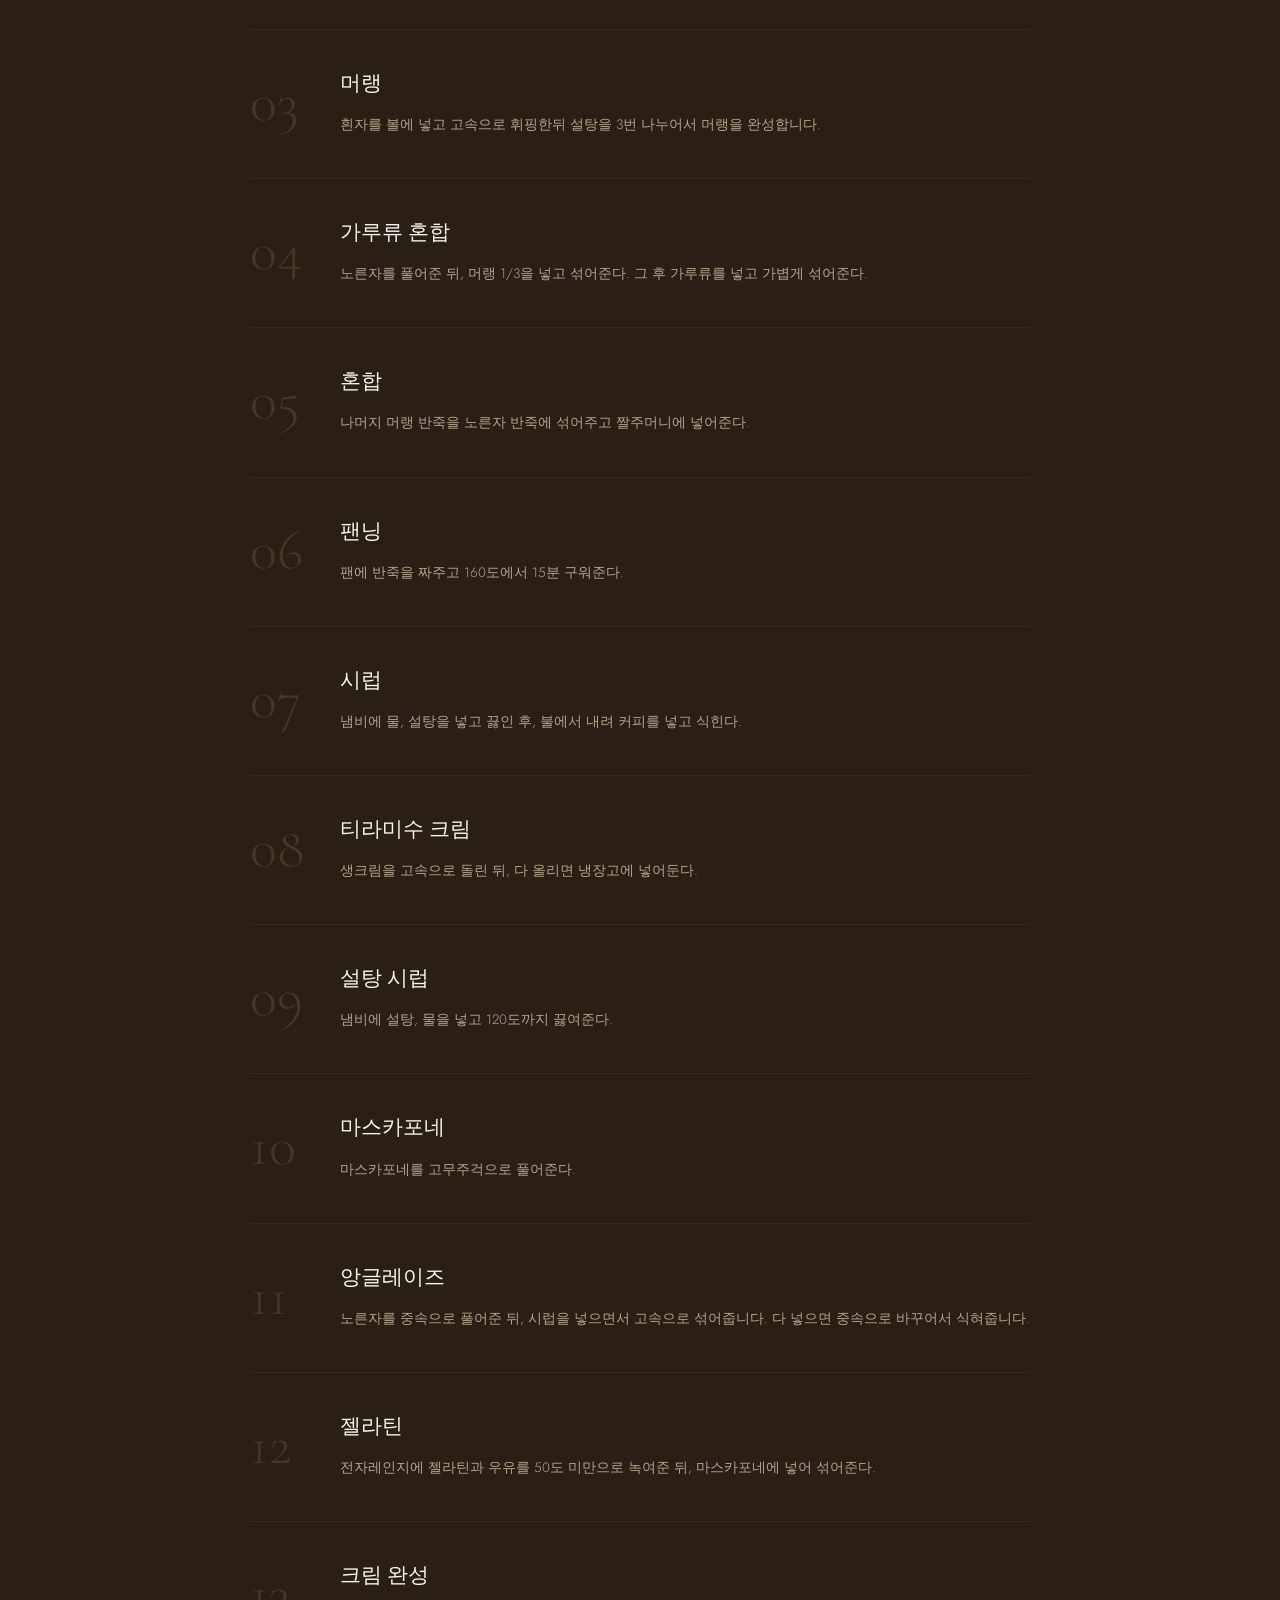
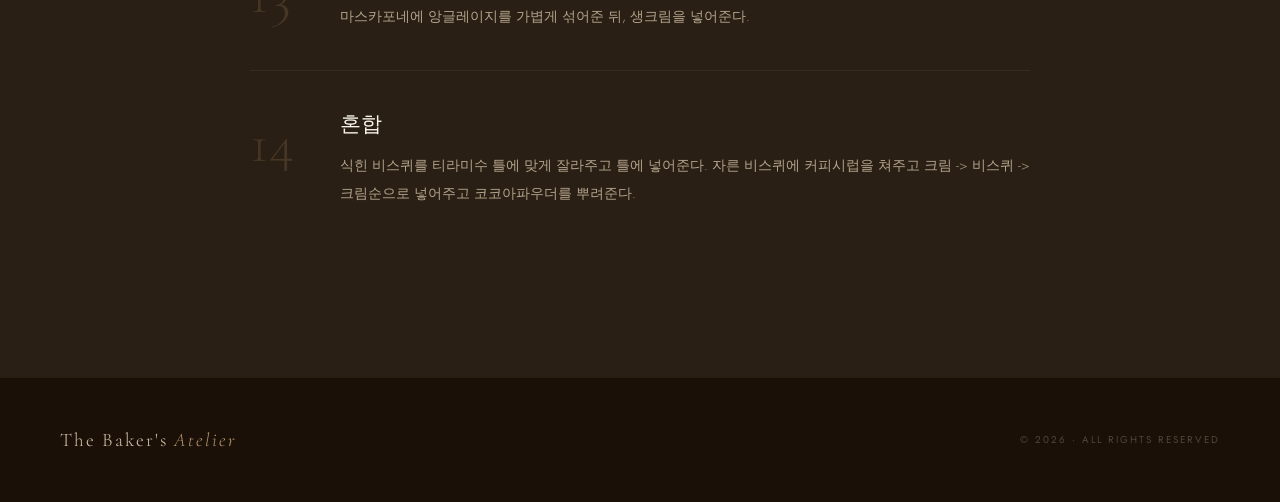
<file: html/recipe-tiramisu.html>
<!doctype html>
  <html lang="ko">
    <head>
      <meta charset="UTF-8" />
      <meta name="viewport" content="width=device-width, initial-scale=1.0" />
      <title>The Baker's Atelier | 나의 제과제빵 기록</title>
      <link
        href="https://fonts.googleapis.com/css2?family=Cormorant+Garamond:ital,wght@0,300;0,400;0,600;1,300;1,400&family=Jost:wght@200;300;400;500&display=swap"
        rel="stylesheet"
      />
      <link rel="stylesheet" href="../css/recipe.css" />
    </head>
    <body>
      <header>
        <a href="../html/main.html" class="logo"
          >The Baker's <span>Atelier</span></a
        >
        <a href="../html/main.html" class="back-link">갤러리로 돌아가기</a>
      </header>

      <!-- HERO -->
      <section class="recipe-hero">
        <div class="hero-img">
          <!-- ✏️ 이미지 교체: src 부분을 본인 사진 경로로 변경하세요 -->
          <img
            src="../img/tiramisu.jpg"
            alt="티라미수 케이크"
          />
        </div>
        <div class="hero-info">
          <span class="recipe-category">Patisserie · Cake</span>
          <h1 class="recipe-title"><br />케이크<br /><em>티라미수</em></h1>
          <div class="hero-divider"></div>
          <div class="recipe-meta">
            <div class="meta-item">
              <span class="meta-label">준비 시간</span>
              <span class="meta-value">60 분</span>
            </div>
            <div class="meta-item">
              <span class="meta-label">굽는 시간</span>
              <span class="meta-value">20 분</span>
            </div>
            <div class="meta-item">
              <span class="meta-label">난이도</span>
              <span class="meta-value">Intermediate</span>
            </div>
            <div class="meta-item">
              <span class="meta-label">분량</span>
              <span class="meta-value">1 인분</span>
            </div>
          </div>
          <p class="recipe-intro">
            진한 에스프레소와 부드러운 마스카포네 크림이 층을 이루는, 클래식
            이탈리안 디저트의 정수.
          </p>
          <div class="hero-deco">02</div>
        </div>
      </section>

      <!-- INGREDIENTS -->
      <section class="ingredients-section">
        <div class="ingredients-inner">
          <span class="section-eyebrow reveal">Ingrédients</span>
          <h2 class="section-title reveal">재료 <em>계량표</em></h2>
          <div class="deco-sprig reveal">
            <span>✦ &nbsp; Mise en Place &nbsp; ✦</span>
          </div>
          <div class="ingredients-table-wrap reveal">
            <table>
              <thead>
                <tr>
                  <th style="width: 40%">재료</th>
                  <th style="width: 25%">계량</th>
                </tr>
              </thead>
              <tbody>
                <tr class="group-header">
                  <td colspan="3">— 비스퀴</td>
                </tr>
                <tr>
                  <td class="ing-name">노른자</td>
                  <td class="ing-amount">4ea</td>
                </tr>
                <tr>
                  <td class="ing-name">흰자</td>
                  <td class="ing-amount">20 g</td>
                </tr>
                <tr>
                  <td class="ing-name">설탕</td>
                  <td class="ing-amount">1g</td>
                </tr>
                <tr>
                  <td class="ing-name">박력분</td>
                  <td class="ing-amount">1tsp</td>
                </tr>
                <tr>
                  <td class="ing-name">바닐라슈가</td>
                  <td class="ing-amount">30 g</td>
                </tr>
                <tr>
                  <td class="ing-name">콘스타치(옥수수전분)</td>
                  <td class="ing-amount">50 g</td>
                </tr>
                <tr>
                  <td class="ing-name">코코아파우더</td>
                  <td class="ing-amount">20 g</td>
                </tr>
                <tr>
                  <td class="ing-name">박려분</td>
                  <td class="ing-amount">55g</td>
                </tr>
                <tr>
                  <td class="ing-name">흰자</td>
                  <td class="ing-amount">4ea</td>
                </tr>
                <tr>
                  <td class="ing-name">설탕</td>
                  <td class="ing-amount">65g</td>
                </tr>
                <tr class="group-header">
                  <td colspan="3">— 티라미수 크림</td>
                </tr>
                <tr>
                  <td class="ing-name">설탕</td>
                  <td class="ing-amount">79 g</td>
                </tr>
                <tr>
                  <td class="ing-name">노른자</td>
                  <td class="ing-amount">86 g</td>
                </tr>
                    <tr>
                  <td class="ing-name">마스카포네</td>
                  <td class="ing-amount">179 g</td>
                </tr>
                    <tr>
                  <td class="ing-name">젤라틴</td>
                  <td class="ing-amount">3 g</td>
                </tr>
                    <tr>
                  <td class="ing-name">우유</td>
                  <td class="ing-amount">7 ml</td>
                </tr>
                <tr>
                  <td class="ing-name">생크림</td>
                  <td class="ing-amount">179 g</td>
                </tr>
                <tr>
                  <td class="ing-name">물</td>
                  <td class="ing-amount">26 g</td>
                </tr>
                <tr class="group-header">
                  <td colspan="3">— 시럽</td>
                </tr>
                <tr>
                  <td class="ing-name">설탕</td>
                  <td class="ing-amount">10 g</td>
                </tr>
                <tr>
                  <td class="ing-name">물</td>
                  <td class="ing-amount">20 g</td>
                </tr>
                <tr>
                  <td class="ing-name">커피분말</td>
                  <td class="ing-amount">1.5 g</td>
                </tr>
              </tbody>
            </table>
          </div>
        </div>
      </section>

      <!-- RECIPE STEPS -->
      <section class="recipe-section">
        <div class="recipe-inner">
          <span class="section-eyebrow reveal">Recette</span>
          <h2 class="section-title reveal">만드는 <em>방법</em></h2>
          <ol class="steps-list">
            <li class="step-item reveal">
              <span class="step-num">01</span>
              <div class="step-content">
                <h3 class="step-title">오븐 예열 & 준비</h3>
                <p class="step-desc">
                  오븐을 160°C로 예열하고 판젤라틴을 얼음물에 30분이상 불려줍니다.
                </p>
              </div>
            </li>

            <li class="step-item reveal">
              <span class="step-num">02</span>
              <div class="step-content">
                <h3 class="step-title">건조 재료 혼합</h3>
                <p class="step-desc">
박력분, 콘스타치, 바닐라 슈가를 체를 쳐줍니다.                </p>
              </div>
            </li>

            <li class="step-item reveal">
              <span class="step-num">03</span>
              <div class="step-content">
                <h3 class="step-title">머랭</h3>
                <p class="step-desc">
                  흰자를 볼에 넣고 고속으로 휘핑한뒤 설탕을 3번 나누어서 머랭을 완성합니다.
                </p>
              </div>
            </li>

            <li class="step-item reveal">
              <span class="step-num">04</span>
              <div class="step-content">
                <h3 class="step-title">가루류 혼합</h3>
                <p class="step-desc">
                 노른자를 풀어준 뒤, 머랭 1/3을 넣고 섞어준다. 그 후 가루류를 넣고 가볍게 섞어준다. 
                </p>
              </div>
            </li>

            <li class="step-item reveal">
              <span class="step-num">05</span>
              <div class="step-content">
                <h3 class="step-title">혼합</h3>
                <p class="step-desc">
                  나머지 머랭 반죽을 노른자 반죽에 섞어주고 짤주머니에 넣어준다.
                </p>
              </div>
            </li>

            <li class="step-item reveal">
              <span class="step-num">06</span>
              <div class="step-content">
                <h3 class="step-title">팬닝</h3>
                <p class="step-desc">
                  팬에 반죽을 짜주고 160도에서 15분 구워준다.
                </p>
              </div>
            </li>
            <li class="step-item reveal">
              <span class="step-num">07</span>
              <div class="step-content">
                <h3 class="step-title">시럽</h3>
                <p class="step-desc">
                  냄비에 물, 설탕을 넣고 끓인 후, 불에서 내려 커피를 넣고 식힌다.
                </p>
              </div>
            </li>
            <li class="step-item reveal">
              <span class="step-num">08</span>
              <div class="step-content">
                <h3 class="step-title">티라미수 크림</h3>
                <p class="step-desc">
                  생크림을 고속으로 돌린 뒤, 다 올리면 냉장고에 넣어둔다.
                </p>
              </div>
            </li>
            <li class="step-item reveal">
              <span class="step-num">09</span>
              <div class="step-content">
                <h3 class="step-title">설탕 시럽</h3>
                <p class="step-desc">
                  냄비에 설탕, 물을 넣고 120도까지 끓여준다.
                </p>
              </div>
            </li>
            <li class="step-item reveal">
              <span class="step-num">10</span>
              <div class="step-content">
                <h3 class="step-title">마스카포네</h3>
                <p class="step-desc">
                  마스카포네를 고무주걱으로 풀어준다.
                </p>
              </div>
            </li>
            <li class="step-item reveal">
              <span class="step-num">11</span>
              <div class="step-content">
                <h3 class="step-title">앙글레이즈</h3>
                <p class="step-desc">
                  노른자를 중속으로 풀어준 뒤, 시럽을 넣으면서 고속으로 섞어줍니다. 다 넣으면 중속으로 바꾸어서 식혀줍니다.
                </p>
              </div>
            </li>
            <li class="step-item reveal">
              <span class="step-num">12</span>
              <div class="step-content">
                <h3 class="step-title">젤라틴</h3>
                <p class="step-desc">
                  전자레인지에 젤라틴과 우유를 50도 미만으로 녹여준 뒤, 마스카포네에 넣어 섞어준다.
                </p>
              </div>
            </li>
            <li class="step-item reveal">
              <span class="step-num">13</span>
              <div class="step-content">
                <h3 class="step-title">크림 완성</h3>
                <p class="step-desc">
                   마스카포네에 앙글레이지를 가볍게 섞어준 뒤, 생크림을 넣어준다.
                </p>
              </div>
            </li>
            <li class="step-item reveal">
              <span class="step-num">14</span>
              <div class="step-content">
                <h3 class="step-title">혼합</h3>
                <p class="step-desc">
                   식힌 비스퀴를 티라미수 틀에 맞게 잘라주고 틀에 넣어준다. 자른 비스퀴에 커피시럽을 쳐주고 크림 -> 비스퀴 -> 크림순으로 넣어주고 코코아파우더를 뿌려준다.
                </p>
              </div>
            </li>
          </ol>
        </div>
      </section>

      <footer>
        <div class="footer-logo">The Baker's <span>Atelier</span></div>
        <p class="footer-copy">&copy; 2026 · All Rights Reserved</p>
      </footer>

      <script>
        const obs = new IntersectionObserver(
          (entries) => {
            entries.forEach((e) => {
              if (e.isIntersecting) {
                e.target.classList.add("visible");
                obs.unobserve(e.target);
              }
            });
          },
          { threshold: 0.1 },
        );
        document.querySelectorAll(".reveal").forEach((el) => obs.observe(el));
      </script>
    </body>
  </html>
</file>
<file: css/intro.css>
* {
  margin: 0;
  padding: 0;
  box-sizing: border-box;
}

body {
  width: 100vw;
  height: 100vh;
  background: radial-gradient(ellipse at 60% 40%, #4a2c1a 0%, #2c1a0e 55%, #1a0f07 100%);
  display: flex;
  align-items: center;
  justify-content: center;
  cursor: pointer;
  overflow: hidden;
  user-select: none;
  font-family: 'Georgia', serif;
}

/* ── 파티클 (황금빛 먼지) ── */
.particle {
  position: absolute;
  border-radius: 50%;
  pointer-events: none;
  opacity: 0;
  animation: float-up 6s ease-in-out infinite;
}

@keyframes float-up {
  0%   { opacity: 0;    transform: translateY(0)      scale(0.6); }
  20%  { opacity: 0.25; }
  80%  { opacity: 0.15; }
  100% { opacity: 0;    transform: translateY(-120px) scale(1.2); }
}

/* ── 씬 ── */
#scene {
  display: flex;
  flex-direction: column;
  align-items: center;
  position: relative;
  z-index: 2;
}

/* ── 제목 ── */
#title-text {
  font-size: 26px;
  font-weight: normal;
  font-style: italic;
  color: #f0ddb0;
  text-align: center;
  margin-bottom: 60px;
  letter-spacing: 0.18em;
  font-family: 'Georgia', serif;
}

#cake-svg {
  overflow: visible;
  filter: drop-shadow(0 6px 28px rgba(180, 120, 40, 0.35));
}

.flame-group {
  animation: flicker 0.15s ease-in-out infinite alternate;
}

@keyframes flicker {
  0%   { transform: scaleX(1)    scaleY(1)    rotate(-1deg); }
  33%  { transform: scaleX(0.91) scaleY(1.07) rotate(2deg); }
  66%  { transform: scaleX(1.05) scaleY(0.96) rotate(-0.5deg); }
  100% { transform: scaleX(0.95) scaleY(1.05) rotate(1.5deg); }
}

#flame1 { transform-origin: 67px 65px;  animation-duration: 0.13s; }
#flame2 { transform-origin: 120px 52px; animation-duration: 0.17s; animation-delay: 0.05s; }
#flame3 { transform-origin: 173px 62px; animation-duration: 0.14s; animation-delay: 0.02s; }

.glow-ring {
  animation: glow-pulse 1.4s ease-in-out infinite alternate;
}

@keyframes glow-pulse {
  from { opacity: 0.12; }
  to   { opacity: 0.32; }
}

#smoke-g {
  display: none;
}

.smoke-puff {
  animation: smoke-rise 2s ease-out forwards;
}

@keyframes smoke-rise {
  0%   { opacity: 0.5; transform: translateY(0)     scale(0.5); }
  100% { opacity: 0;   transform: translateY(-50px) scale(2.5); }
}

.hint {
  position: fixed;
  bottom: 36px;
  width: 100%;
  text-align: center;
  font-size: 12px;
  color: rgba(240, 220, 190, 0.45);
  letter-spacing: 0.18em;
  text-transform: uppercase;
  font-family: 'Georgia', serif;
  animation: pulse 2.5s ease-in-out infinite;
}

@keyframes pulse {
  0%, 100% { opacity: 0.35; }
  50%       { opacity: 0.9; }
}

/* ── 이동 안내 메시지 ── */
#redirect-msg {
  display: none;
  position: fixed;
  top: 44%;
  left: 50%;
  transform: translate(-50%, -50%);
  font-size: 20px;
  font-style: italic;
  color: #f0ddb0;
  text-align: center;
  line-height: 2;
  font-family: 'Georgia', serif;
  pointer-events: none;
  animation: fade-in 0.7s ease forwards;
}

#redirect-msg span {
  font-size: 13px;
  font-style: normal;
  opacity: 0.65;
  letter-spacing: 0.1em;
}

@keyframes fade-in {
  from { opacity: 0; transform: translate(-50%, -46%); }
  to   { opacity: 1; transform: translate(-50%, -50%); }
}
</file>
<file: css/recipe.css>
*,
*::before,
*::after {
  margin: 0;
  padding: 0;
  box-sizing: border-box;
}

:root {
  --cream: #f9f5ee;
  --parchment: #f0e9d8;
  --ink: #2a1f14;
  --sepia: #7c5c42;
  --gold: #b8976a;
  --dust: #d4c4a8;
  --white: #ffffff;
  --serif: "Cormorant Garamond", serif;
  --sans: "Jost", sans-serif;
}

html {
  scroll-behavior: smooth;
}

body {
  background: var(--cream);
  color: var(--ink);
  font-family: var(--sans);
  overflow-x: hidden;
}

body::after {
  content: "";
  position: fixed;
  inset: 0;
  pointer-events: none;
  z-index: 9999;
  background-image: url("data:image/svg+xml,%3Csvg viewBox='0 0 200 200' xmlns='http://www.w3.org/2000/svg'%3E%3Cfilter id='n'%3E%3CfeTurbulence type='fractalNoise' baseFrequency='0.9' numOctaves='4' stitchTiles='stitch'/%3E%3C/filter%3E%3Crect width='100%25' height='100%25' filter='url(%23n)' opacity='0.035'/%3E%3C/svg%3E");
  opacity: 0.5;
}

/* HEADER */
header {
  position: fixed;
  top: 0;
  left: 0;
  right: 0;
  z-index: 200;
  padding: 20px 60px;
  display: flex;
  align-items: center;
  justify-content: space-between;
  background: rgba(249, 245, 238, 0.93);
  backdrop-filter: blur(10px);
  border-bottom: 1px solid rgba(184, 151, 106, 0.18);
}
.logo {
  font-family: var(--serif);
  font-size: 1.4rem;
  font-weight: 300;
  letter-spacing: 2px;
  text-decoration: none;
  color: var(--ink);
}
.logo span {
  color: var(--gold);
  font-style: italic;
}
.back-link {
  font-size: 0.65rem;
  letter-spacing: 3px;
  text-transform: uppercase;
  color: var(--sepia);
  text-decoration: none;
  display: flex;
  align-items: center;
  gap: 8px;
  transition: color 0.3s;
}
.back-link:hover {
  color: var(--ink);
}
.back-link::before {
  content: "←";
  font-size: 0.9rem;
}

/* HERO */
.recipe-hero {
  min-height: 100vh;
  padding-top: 80px;
  display: grid;
  grid-template-columns: 1fr 1fr;
  position: relative;
  overflow: hidden;
}

.hero-img {
  min-height: 600px;
  max-height: 800px;
  position: relative;
  overflow: hidden;
  background: var(--parchment);
}
.hero-img img {
  width: 100%;
  height: 100%; /* 추가 */
  object-fit: cover; /* 이미 있을 수 있음 */
  object-position: center; /* 추가 - 사진 중앙 기준으로 크롭 */
  opacity: 0.9;
  transition:
    transform 8s ease,
    opacity 0.6s;
}
.hero-img:hover img {
  transform: scale(1.04);
  opacity: 1;
}
.hero-img::after {
  content: "";
  position: absolute;
  inset: 0;
  background: linear-gradient(
    to right,
    transparent 60%,
    rgba(249, 245, 238, 0.5)
  );
  pointer-events: none;
}

.hero-info {
  display: flex;
  flex-direction: column;
  justify-content: center;
  padding: 80px 70px;
  position: relative;
  background: var(--cream);
}
.hero-info::before {
  content: "✦";
  font-size: 0.55rem;
  color: var(--gold);
  letter-spacing: 8px;
  margin-bottom: 30px;
  display: block;
}

.recipe-category {
  font-size: 0.62rem;
  letter-spacing: 4px;
  text-transform: uppercase;
  color: var(--gold);
  margin-bottom: 18px;
  display: block;
}
.recipe-title {
  font-family: var(--serif);
  font-size: clamp(2.6rem, 4.5vw, 4.5rem);
  font-weight: 300;
  line-height: 1.1;
  color: var(--ink);
  margin-bottom: 36px;
}
.recipe-title em {
  font-style: italic;
  color: var(--sepia);
}
.hero-divider {
  width: 50px;
  height: 1px;
  background: var(--gold);
  margin-bottom: 36px;
}

.recipe-meta {
  display: flex;
  gap: 40px;
  margin-bottom: 40px;
  flex-wrap: wrap;
}
.meta-item {
  display: flex;
  flex-direction: column;
  gap: 6px;
}
.meta-label {
  font-size: 0.58rem;
  letter-spacing: 3px;
  text-transform: uppercase;
  color: var(--dust);
}
.meta-value {
  font-family: var(--serif);
  font-size: 1.1rem;
  color: var(--sepia);
}

.recipe-intro {
  font-size: 0.88rem;
  font-weight: 300;
  color: var(--sepia);
  line-height: 2;
  max-width: 420px;
}
.hero-deco {
  position: absolute;
  bottom: 30px;
  right: 40px;
  font-family: var(--serif);
  font-size: 9rem;
  font-weight: 300;
  color: rgba(184, 151, 106, 0.06);
  line-height: 1;
  pointer-events: none;
  user-select: none;
}

/* INGREDIENTS */
.ingredients-section {
  position: relative;
  padding: 130px 0;
  overflow: hidden;
}
.ingredients-section::before {
  content: "";
  position: absolute;
  inset: 0;
  background-color: var(--parchment);
  background-image:
    linear-gradient(rgba(184, 151, 106, 0.07) 1px, transparent 1px),
    linear-gradient(90deg, rgba(184, 151, 106, 0.07) 1px, transparent 1px),
    radial-gradient(
      circle at 10% 20%,
      rgba(184, 151, 106, 0.08) 0%,
      transparent 40%
    ),
    radial-gradient(
      circle at 90% 80%,
      rgba(184, 151, 106, 0.08) 0%,
      transparent 40%
    );
  background-size:
    40px 40px,
    40px 40px,
    100% 100%,
    100% 100%;
  z-index: 0;
}
.ingredients-section::after {
  content: "";
  position: absolute;
  inset: 0;
  background-image: url("data:image/svg+xml,%3Csvg xmlns='http://www.w3.org/2000/svg' width='400' height='400'%3E%3Cfilter id='f'%3E%3CfeTurbulence type='fractalNoise' baseFrequency='0.65' numOctaves='3' stitchTiles='stitch'/%3E%3CfeColorMatrix type='saturate' values='0'/%3E%3C/filter%3E%3Crect width='400' height='400' filter='url(%23f)' opacity='0.04'/%3E%3C/svg%3E");
  z-index: 0;
  pointer-events: none;
}

.ingredients-inner {
  position: relative;
  z-index: 1;
  max-width: 900px;
  margin: 0 auto;
  padding: 0 60px;
}

.section-eyebrow {
  font-size: 0.62rem;
  letter-spacing: 4px;
  text-transform: uppercase;
  color: var(--gold);
  display: block;
  margin-bottom: 16px;
}
.section-title {
  font-family: var(--serif);
  font-size: clamp(2rem, 3.5vw, 3rem);
  font-weight: 300;
  color: var(--ink);
  margin-bottom: 56px;
  line-height: 1.2;
}
.section-title em {
  font-style: italic;
  color: var(--sepia);
}

.deco-sprig {
  display: flex;
  align-items: center;
  gap: 16px;
  margin-bottom: 56px;
}
.deco-sprig::before,
.deco-sprig::after {
  content: "";
  flex: 1;
  height: 1px;
}
.deco-sprig::before {
  background: linear-gradient(90deg, transparent, var(--gold));
}
.deco-sprig::after {
  background: linear-gradient(90deg, var(--gold), transparent);
}
.deco-sprig span {
  font-family: var(--serif);
  font-style: italic;
  font-size: 0.8rem;
  color: var(--gold);
  letter-spacing: 2px;
  white-space: nowrap;
}

.ingredients-table-wrap {
  background: rgba(255, 255, 255, 0.75);
  backdrop-filter: blur(6px);
  border: 1px solid rgba(184, 151, 106, 0.25);
  overflow: hidden;
}
table {
  width: 100%;
  border-collapse: collapse;
}
thead tr {
  background: var(--ink);
}
thead th {
  padding: 18px 28px;
  font-family: var(--sans);
  font-size: 0.6rem;
  letter-spacing: 3px;
  text-transform: uppercase;
  color: var(--dust);
  font-weight: 400;
  text-align: left;
}
tbody tr {
  border-bottom: 1px solid rgba(184, 151, 106, 0.12);
  transition: background 0.25s;
}
tbody tr:last-child {
  border-bottom: none;
}
tbody tr:hover {
  background: rgba(184, 151, 106, 0.06);
}
tbody td {
  padding: 18px 28px;
  font-size: 0.85rem;
  font-weight: 500;
  color: var(--ink);
}
td.ing-name {
  font-family: var(--serif);
  font-size: 1rem;
  font-weight: 400;
}
td.ing-amount {
  font-family: var(--serif);
  font-style: italic;
  font-size: 1rem;
  color: var(--sepia);
}
tr.group-header td {
  background: rgba(184, 151, 106, 0.08);
  font-size: 0.6rem;
  letter-spacing: 3px;
  text-transform: uppercase;
  color: var(--gold);
  padding: 12px 28px;
  font-weight: 400;
}

/* RECIPE STEPS */
.recipe-section {
  padding: 130px 0;
  background: var(--ink);
  position: relative;
  overflow: hidden;
}
.recipe-section::before {
  content: "";
  position: absolute;
  top: 0;
  left: 0;
  right: 0;
  height: 1px;
  background: linear-gradient(90deg, transparent, var(--gold), transparent);
}
.recipe-inner {
  max-width: 900px;
  margin: 0 auto;
  padding: 0 60px;
}
.recipe-inner .section-title {
  color: var(--cream);
}
.recipe-inner .section-title em {
  color: var(--gold);
}

.steps-list {
  list-style: none;
  display: flex;
  flex-direction: column;
}
.step-item {
  display: grid;
  grid-template-columns: 80px 1fr;
  border-bottom: 1px solid rgba(255, 255, 255, 0.06);
  padding: 40px 0;
}
.step-item:first-child {
  padding-top: 0;
}
.step-item:last-child {
  border-bottom: none;
}

.step-num {
  font-family: var(--serif);
  font-size: 3.5rem;
  font-weight: 300;
  color: rgba(184, 151, 106, 0.2);
  line-height: 1;
  padding-top: 4px;
  transition: color 0.3s;
  user-select: none;
}
.step-item:hover .step-num {
  color: rgba(184, 151, 106, 0.5);
}

.step-content {
  padding-left: 10px;
}
.step-title {
  font-family: var(--serif);
  font-size: 1.3rem;
  font-weight: 400;
  color: var(--cream);
  margin-bottom: 14px;
  line-height: 1.3;
}
.step-desc {
  font-size: 0.85rem;
  font-weight: 300;
  color: var(--dust);
  line-height: 2;
  opacity: 0.8;
}
.step-tip {
  margin-top: 16px;
  padding: 14px 18px;
  border-left: 2px solid var(--gold);
  background: rgba(184, 151, 106, 0.05);
}
.step-tip p {
  font-family: var(--serif);
  font-style: italic;
  font-size: 0.88rem;
  color: var(--gold);
  line-height: 1.7;
  opacity: 0.85;
}

/* FOOTER */
footer {
  background: #1a1008;
  padding: 50px 60px;
  display: flex;
  justify-content: space-between;
  align-items: center;
  border-top: 1px solid rgba(184, 151, 106, 0.1);
}
.footer-logo {
  font-family: var(--serif);
  font-size: 1.2rem;
  font-weight: 300;
  color: var(--dust);
  letter-spacing: 2px;
}
.footer-logo span {
  color: var(--gold);
  font-style: italic;
}
.footer-copy {
  font-size: 0.62rem;
  letter-spacing: 2px;
  text-transform: uppercase;
  color: rgba(212, 196, 168, 0.3);
}

/* REVEAL */
.reveal {
  opacity: 0;
  transform: translateY(26px);
  transition:
    opacity 0.8s ease,
    transform 0.8s ease;
}
.reveal.visible {
  opacity: 1;
  transform: none;
}

/* RESPONSIVE */
@media (max-width: 860px) {
  header {
    padding: 18px 24px;
  }
  .recipe-hero {
    grid-template-columns: 1fr;
  }
  .hero-img {
    height: 60vw;
  }
  .hero-info {
    padding: 50px 28px;
  }
  .ingredients-inner,
  .recipe-inner {
    padding: 0 24px;
  }
  .ingredients-section,
  .recipe-section {
    padding: 80px 0;
  }
  .step-item {
    grid-template-columns: 56px 1fr;
  }
  .step-num {
    font-size: 2.5rem;
  }
  footer {
    flex-direction: column;
    gap: 14px;
    padding: 36px 24px;
    text-align: center;
  }
}
</file>
<file: css/main.css>
*,
*::before,
*::after {
  margin: 0;
  padding: 0;
  box-sizing: border-box;
}

:root {
  --cream: #f9f5ee;
  --parchment: #f0e9d8;
  --ink: #2a1f14;
  --sepia: #7c5c42;
  --gold: #b8976a;
  --dust: #d4c4a8;
  --white: #ffffff;
  --serif: "Cormorant Garamond", serif;
  --sans: "Jost", sans-serif;
}

html {
  scroll-behavior: smooth;
}

body {
  background: var(--cream);
  color: var(--ink);
  font-family: var(--sans);
  overflow-x: hidden;
}

body::before {
  content: "";
  position: fixed;
  inset: 0;
  background-image: url("data:image/svg+xml,%3Csvg viewBox='0 0 200 200' xmlns='http://www.w3.org/2000/svg'%3E%3Cfilter id='n'%3E%3CfeTurbulence type='fractalNoise' baseFrequency='0.9' numOctaves='4' stitchTiles='stitch'/%3E%3C/filter%3E%3Crect width='100%25' height='100%25' filter='url(%23n)' opacity='0.04'/%3E%3C/svg%3E");
  pointer-events: none;
  z-index: 9999;
  opacity: 0.5;
}

/* ─── HEADER ─── */
header {
  position: fixed;
  top: 0;
  left: 0;
  right: 0;
  z-index: 100;
  padding: 22px 60px;
  display: flex;
  align-items: center;
  justify-content: space-between;
  background: rgba(249, 245, 238, 0.92);
  backdrop-filter: blur(8px);
  border-bottom: 1px solid rgba(184, 151, 106, 0.2);
}
.header-search {
  display: flex;
  align-items: center;
  gap: 8px;
}

.header-search input {
  padding: 6px 10px;
  border: 1px solid #d4c4a8;
  border-radius: 20px;
  font-size: 13px;
  outline: none;
  width: 180px;
}

.header-search button {
  padding: 6px 12px;
  border: none;
  background-color: #7c5c42;
  color: white;
  border-radius: 20px;
  cursor: pointer;
  font-size: 13px;
}

.header-search button:hover {
  opacity: 0.8;
}
.logo {
  font-family: var(--serif);
  font-size: 1.4rem;
  font-weight: 300;
  letter-spacing: 2px;
  text-decoration: none;
  color: var(--ink); 

}
.logo span {
  color: var(--gold);
  font-style: italic;
}

nav {
  display: flex;
  gap: 36px;
}
nav a {
  font-size: 0.7rem;
  font-weight: 400;
  text-transform: uppercase;
  letter-spacing: 2.5px;
  color: var(--sepia);
  text-decoration: none;
  transition: color 0.3s;
}
nav a:hover {
  color: var(--ink);
}

/* ─── HERO ─── */
.hero {
  min-height: 100vh;
  padding-top: 80px;
  display: grid;
  grid-template-columns: 1fr 1fr;
  position: relative;
}

.hero-portrait {
  position: relative;
  background: var(--parchment);
  overflow: hidden;
}
.hero-portrait img {
  width: 100%;
  height: 100%;
  object-fit: cover;
  opacity: 0.85;
  mix-blend-mode: multiply;
  transition: opacity 0.6s;
}
.hero-portrait:hover img {
  opacity: 1;
  mix-blend-mode: normal;
}

.portrait-placeholder {
  width: 100%;
  height: 100%;
  min-height: 100vh;
  display: flex;
  flex-direction: column;
  align-items: center;
  justify-content: center;
  background: linear-gradient(160deg, var(--parchment) 0%, var(--dust) 100%);
  gap: 20px;
}
.portrait-placeholder svg {
  opacity: 0.3;
}
.portrait-placeholder p {
  font-family: var(--serif);
  font-style: italic;
  font-size: 1.1rem;
  color: var(--sepia);
  opacity: 0.6;
}

.hero-portrait::after {
  content: "";
  position: absolute;
  inset: 24px;
  border: 1px solid rgba(184, 151, 106, 0.4);
  pointer-events: none;
}

.hero-text {
  display: flex;
  flex-direction: column;
  justify-content: center;
  padding: 80px 70px;
  position: relative;
}
.hero-text::before {
  content: "✦ ✦ ✦";
  font-size: 0.55rem;
  color: var(--gold);
  letter-spacing: 8px;
  margin-bottom: 28px;
  display: block;
}

.hero-eyebrow {
  font-size: 0.65rem;
  letter-spacing: 4px;
  text-transform: uppercase;
  color: var(--gold);
  margin-bottom: 20px;
}

.hero-title {
  font-family: var(--serif);
  font-size: clamp(3rem, 5vw, 5rem);
  font-weight: 300;
  line-height: 1.08;
  color: var(--ink);
  margin-bottom: 32px;
}
.hero-title em {
  font-style: italic;
  color: var(--sepia);
}

.hero-desc {
  font-size: 0.9rem;
  font-weight: 300;
  color: var(--sepia);
  line-height: 1.9;
  max-width: 400px;
  margin-bottom: 48px;
}

.hero-divider {
  width: 60px;
  height: 1px;
  background: var(--gold);
  margin-bottom: 48px;
}

.btn-outline {
  display: inline-block;
  padding: 13px 32px;
  border: 1px solid var(--ink);
  font-size: 0.65rem;
  font-weight: 400;
  letter-spacing: 3px;
  text-transform: uppercase;
  color: var(--ink);
  text-decoration: none;
  transition: all 0.4s;
  position: relative;
  overflow: hidden;
}
.btn-outline::before {
  content: "";
  position: absolute;
  inset: 0;
  background: var(--ink);
  transform: scaleX(0);
  transform-origin: left;
  transition: transform 0.4s ease;
  z-index: -1;
}
.btn-outline:hover {
  color: var(--white);
}
.btn-outline:hover::before {
  transform: scaleX(1);
}

.hero-num {
  position: absolute;
  bottom: 40px;
  right: 50px;
  font-family: var(--serif);
  font-size: 7rem;
  font-weight: 300;
  color: rgba(184, 151, 106, 0.08);
  line-height: 1;
  pointer-events: none;
  user-select: none;
}

/* ─── GALLERY SLIDER ─── */
.gallery-section {
  padding: 120px 0 100px;
  background: var(--ink);
  position: relative;
  overflow: hidden;
}
.gallery-section::before {
  content: "";
  position: absolute;
  top: 0;
  left: 0;
  right: 0;
  height: 1px;
  background: linear-gradient(90deg, transparent, var(--gold), transparent);
}

.gallery-header {
  padding: 0 60px;
  margin-bottom: 64px;
  display: flex;
  align-items: flex-end;
  justify-content: space-between;
}
.gallery-header-left .eyebrow {
  font-size: 0.65rem;
  letter-spacing: 4px;
  text-transform: uppercase;
  color: var(--gold);
  margin-bottom: 14px;
  display: block;
}
.gallery-header-left h2 {
  font-family: var(--serif);
  font-size: clamp(2.4rem, 4vw, 3.8rem);
  font-weight: 300;
  color: var(--cream);
  line-height: 1.1;
}
.gallery-header-left h2 em {
  font-style: italic;
  color: var(--gold);
}

.slider-controls {
  display: flex;
  gap: 12px;
  align-items: center;
}
.slider-btn {
  width: 48px;
  height: 48px;
  border: 1px solid rgba(255, 255, 255, 0.2);
  background: transparent;
  color: var(--cream);
  cursor: pointer;
  display: flex;
  align-items: center;
  justify-content: center;
  transition: all 0.3s;
  font-size: 1rem;
}
.slider-btn:hover {
  background: var(--gold);
  border-color: var(--gold);
  color: var(--ink);
}

.slider-count {
  font-family: var(--serif);
  font-style: italic;
  color: var(--dust);
  font-size: 0.95rem;
  min-width: 60px;
  text-align: center;
}

.slider-wrapper {
  padding-left: 60px;
  overflow: hidden;
  cursor: grab;
}
.slider-wrapper:active {
  cursor: grabbing;
}

.slider-track {
  display: flex;
  gap: 24px;
  transition: transform 0.6s cubic-bezier(0.25, 0.46, 0.45, 0.94);
  will-change: transform;
}

.cake-card {
  flex: 0 0 340px;
  background: #1e160e;
  border: 1px solid rgba(255, 255, 255, 0.06);
  overflow: hidden;
  position: relative;
  transition: border-color 0.3s;
}
.cake-card:hover {
  border-color: rgba(184, 151, 106, 0.4);
}

.cake-img-wrap {
  position: relative;
  height: 280px;
  overflow: hidden;
  background: #2a1f14;
}
.cake-img-wrap img {
  width: 100%;
  height: 100%;
  object-fit: cover;
  transition:
    transform 0.7s ease,
    opacity 0.4s;
  opacity: 0.88;
}
.cake-card:hover .cake-img-wrap img {
  transform: scale(1.05);
  opacity: 1;
}

.img-placeholder {
  width: 100%;
  height: 100%;
  display: flex;
  flex-direction: column;
  align-items: center;
  justify-content: center;
  gap: 12px;
  background: linear-gradient(135deg, #2a1f14, #1e160e);
}
.img-placeholder svg {
  opacity: 0.25;
}
.img-placeholder span {
  font-family: var(--serif);
  font-style: italic;
  font-size: 0.85rem;
  color: var(--dust);
  opacity: 0.4;
}

.cake-overlay {
  position: absolute;
  inset: 0;
  background: linear-gradient(
    to top,
    rgba(30, 22, 14, 0.85) 0%,
    transparent 50%
  );
}
.cake-label {
  position: absolute;
  top: 16px;
  left: 16px;
  font-size: 0.6rem;
  letter-spacing: 3px;
  text-transform: uppercase;
  color: var(--gold);
  background: rgba(30, 22, 14, 0.7);
  padding: 5px 12px;
  backdrop-filter: blur(4px);
}

.cake-info {
  padding: 26px 28px 30px;
}
.cake-info h4 {
  font-family: var(--serif);
  font-size: 1.25rem;
  font-weight: 400;
  color: var(--cream);
  margin-bottom: 10px;
  line-height: 1.3;
}
.cake-info p {
  font-size: 0.8rem;
  color: var(--dust);
  font-weight: 300;
  line-height: 1.75;
  opacity: 0.75;
}
.cake-info .date {
  margin-top: 18px;
  font-family: var(--serif);
  font-style: italic;
  font-size: 0.8rem;
  color: var(--gold);
  opacity: 0.7;
  display: block;
}

.slider-progress-wrap {
  margin: 48px 60px 0;
  height: 1px;
  background: rgba(255, 255, 255, 0.08);
  position: relative;
}
.slider-progress {
  height: 100%;
  background: var(--gold);
  transition: width 0.4s ease;
}

/* ─── ABOUT ─── */
.about-section {
  padding: 130px 60px;
  display: grid;
  grid-template-columns: 1fr 1fr;
  gap: 100px;
  align-items: center;
  max-width: 1300px;
  margin: 0 auto;
}

.about-left .eyebrow {
  font-size: 0.65rem;
  letter-spacing: 4px;
  text-transform: uppercase;
  color: var(--gold);
  display: block;
  margin-bottom: 20px;
}
.about-left h2 {
  font-family: var(--serif);
  font-size: clamp(2.2rem, 3.5vw, 3.5rem);
  font-weight: 300;
  line-height: 1.15;
  margin-bottom: 36px;
  white-space: nowrap;
}
.about-left h2 em {
  font-style: italic;
  color: var(--sepia);
}
.about-left p {
  font-size: 0.88rem;
  color: var(--sepia);
  line-height: 2;
  font-weight: 300;
  margin-bottom: 22px;
}

.about-right {
  position: relative;
}
.about-right img {
  width: 100%;
  display: block;
  object-fit: cover;
  aspect-ratio: 4/5;
}
.about-right::before {
  content: "";
  position: absolute;
  inset: -16px 16px 16px -16px;
  border: 1px solid var(--gold);
  pointer-events: none;
  opacity: 0.4;
}

.about-quote {
  margin-top: 30px;
  padding-left: 24px;
  border-left: 2px solid var(--gold);
}
.about-quote blockquote {
  font-family: var(--serif);
  font-style: italic;
  font-size: 1.15rem;
  color: var(--sepia);
  line-height: 1.7;
}

/* ─── RECIPES ─── */
.recipes-section {
  background: var(--parchment);
  padding: 120px 60px;
}

.recipes-header {
  text-align: center;
  margin-bottom: 80px;
}
.recipes-header .eyebrow {
  font-size: 0.65rem;
  letter-spacing: 4px;
  text-transform: uppercase;
  color: var(--gold);
  display: block;
  margin-bottom: 16px;
}
.recipes-header h2 {
  font-family: var(--serif);
  font-size: clamp(2.4rem, 4vw, 3.5rem);
  font-weight: 300;
}
.recipes-header h2 em {
  font-style: italic;
  color: var(--sepia);
}

.recipes-grid {
  display: grid;
  grid-template-columns: repeat(3, 1fr);
  gap: 2px;
  max-width: 1180px;
  margin: 0 auto;
}

.recipe-item {
  background: var(--white);
  padding: 40px 36px;
  transition: background 0.3s;
  cursor: pointer;
  position: relative;
  overflow: hidden;
}
.recipe-item::after {
  content: "";
  position: absolute;
  bottom: 0;
  left: 0;
  right: 0;
  height: 2px;
  background: var(--gold);
  transform: scaleX(0);
  transform-origin: left;
  transition: transform 0.4s ease;
}
.recipe-item:hover::after {
  transform: scaleX(1);
}
.recipe-item:hover {
  background: var(--ink);
}
.recipe-item:hover .ri-cat,
.recipe-item:hover .ri-arrow {
  color: var(--gold);
}
.recipe-item:hover .ri-title {
  color: var(--cream);
}
.recipe-item:hover .ri-desc {
  color: var(--dust);
}

.ri-cat {
  font-size: 0.62rem;
  letter-spacing: 3px;
  text-transform: uppercase;
  color: var(--gold);
  margin-bottom: 14px;
  display: block;
  transition: color 0.3s;
}
.ri-title {
  font-family: var(--serif);
  font-size: 1.4rem;
  font-weight: 400;
  color: var(--ink);
  margin-bottom: 14px;
  line-height: 1.3;
  transition: color 0.3s;
}
.ri-desc {
  font-size: 0.8rem;
  color: var(--sepia);
  font-weight: 300;
  line-height: 1.8;
  margin-bottom: 24px;
  transition: color 0.3s;
}
.ri-arrow {
  font-family: var(--serif);
  font-style: italic;
  font-size: 0.85rem;
  color: var(--sepia);
  transition:
    color 0.3s,
    letter-spacing 0.3s;
}
.recipe-item:hover .ri-arrow {
  letter-spacing: 2px;
}

/* ─── FOOTER ─── */
footer {
  background: var(--ink);
  padding: 60px;
  display: flex;
  justify-content: space-between;
  align-items: center;
  border-top: 1px solid rgba(184, 151, 106, 0.15);
}
.footer-logo {
  font-family: var(--serif);
  font-size: 1.3rem;
  font-weight: 300;
  color: var(--dust);
  letter-spacing: 2px;
}
.footer-logo span {
  color: var(--gold);
  font-style: italic;
}
.footer-copy {
  font-size: 0.65rem;
  letter-spacing: 2px;
  text-transform: uppercase;
  color: rgba(212, 196, 168, 0.35);
}

/* ─── SCROLL REVEAL ─── */
.reveal {
  opacity: 0;
  transform: translateY(28px);
  transition:
    opacity 0.8s ease,
    transform 0.8s ease;
}
.reveal.visible {
  opacity: 1;
  transform: translateY(0);
}

/* ─── RESPONSIVE ─── */
@media (max-width: 900px) {
  header {
    padding: 18px 24px;
  }
  nav {
    display: none;
  }
  .hero {
    grid-template-columns: 1fr;
  }
  .portrait-placeholder {
    min-height: 60vw;
  }
  .hero-text {
    padding: 50px 28px;
  }
  .gallery-header {
    padding: 0 24px;
    flex-direction: column;
    align-items: flex-start;
    gap: 24px;
  }
  .slider-wrapper {
    padding-left: 24px;
  }
  .slider-progress-wrap {
    margin: 32px 24px 0;
  }
  .about-section {
    grid-template-columns: 1fr;
    padding: 80px 28px;
    gap: 60px;
  }
  .recipes-section {
    padding: 80px 24px;
  }
  .recipes-grid {
    grid-template-columns: 1fr;
  }
  footer {
    flex-direction: column;
    gap: 16px;
    padding: 40px 24px;
    text-align: center;
  }
}
</file>
